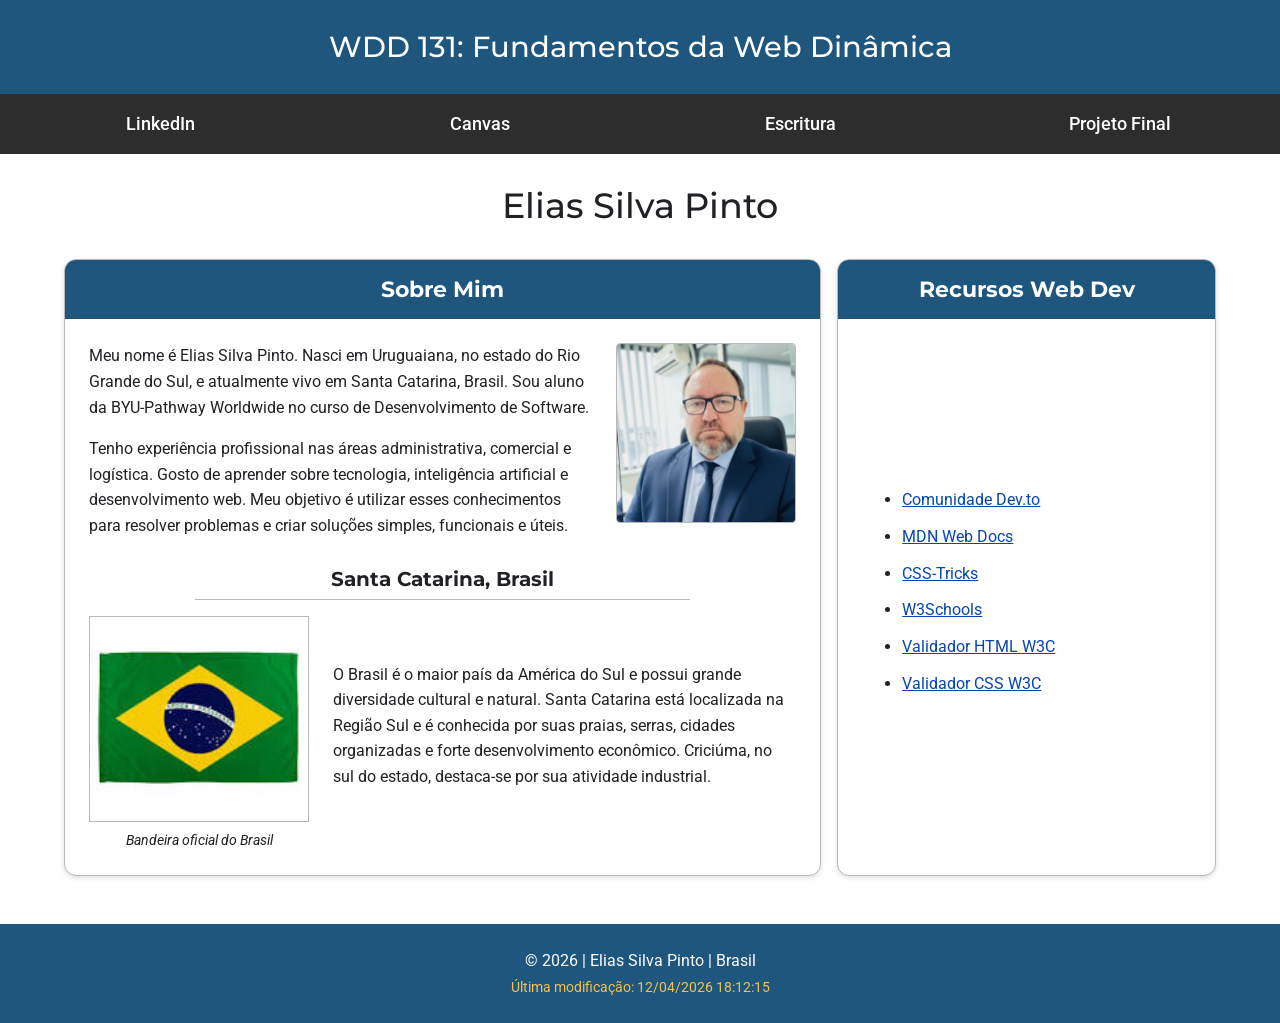
<file: index.html>
<!doctype html>
<html lang="pt-BR">
  <head>
    <meta charset="UTF-8" />
    <meta name="viewport" content="width=device-width, initial-scale=1.0" />

    <meta
      name="description"
      content="WDD 131 – Fundamentos da Web Dinâmica: página de Elias Silva Pinto com apresentação pessoal e recursos de desenvolvimento web."
    />

    <meta name="author" content="Elias Silva Pinto" />

    <title>WDD 131 – Fundamentos da Web Dinâmica - Elias Silva Pinto</title>

    <link rel="preconnect" href="https://fonts.googleapis.com" />
    <link rel="preconnect" href="https://fonts.gstatic.com" crossorigin />

    <link
      href="https://fonts.googleapis.com/css2?family=Montserrat:wght@400;600;700&family=Roboto:wght@400;500;700&display=swap"
      rel="stylesheet"
    />

    <link rel="stylesheet" href="estilos/base.css" />

    <script src="scripts/obterdatas.js" defer></script>
  </head>

  <body>
    <header>
      <span id="course-title"> WDD 131: Fundamentos da Web Dinâmica </span>

      <nav>
        <a
          href="https://www.linkedin.com/in/epquiexecutivo"
          target="_blank"
          rel="noopener noreferrer"
        >
          LinkedIn
        </a>

        <a
          href="https://byupw.instructure.com/"
          target="_blank"
          rel="noopener noreferrer"
        >
          Canvas
        </a>

        <a
          href="https://www.churchofjesuschrist.org/study/scriptures/bofm/mosiah/2?lang=por&id=p17#p17"
          target="_blank"
          rel="noopener noreferrer"
        >
          Escritura
        </a>

        <a href="#">Projeto Final</a>
      </nav>
    </header>

    <main>
      <h1>Elias Silva Pinto</h1>

      <div class="conteudo-principal">
        <section class="card">
          <h2>Sobre Mim</h2>

          <div class="sobre-mim">
            <img
              class="foto-perfil"
              src="imagens/perfil.jpeg"
              alt="Elias Silva Pinto"
              width="200"
              height="250"
            />

            <p>
              Meu nome é Elias Silva Pinto. Nasci em Uruguaiana, no estado do
              Rio Grande do Sul, e atualmente vivo em Santa Catarina, Brasil.
              Sou aluno da BYU-Pathway Worldwide no curso de Desenvolvimento de
              Software.
            </p>

            <p>
              Tenho experiência profissional nas áreas administrativa, comercial
              e logística. Gosto de aprender sobre tecnologia, inteligência
              artificial e desenvolvimento web. Meu objetivo é utilizar esses
              conhecimentos para resolver problemas e criar soluções simples,
              funcionais e úteis.
            </p>

            <h3>Santa Catarina, Brasil</h3>

            <div class="informacoes-local">
              <figure>
                <img
                  src="imagens/brasil.jpeg"
                  alt="Bandeira oficial do Brasil"
                  width="250"
                  height="175"
                />
                <figcaption>Bandeira oficial do Brasil</figcaption>
              </figure>

              <p>
                O Brasil é o maior país da América do Sul e possui grande
                diversidade cultural e natural. Santa Catarina está localizada
                na Região Sul e é conhecida por suas praias, serras, cidades
                organizadas e forte desenvolvimento econômico. Criciúma, no sul
                do estado, destaca-se por sua atividade industrial.
              </p>
            </div>
          </div>
        </section>

        <section class="card recursos">
          <h2>Recursos Web Dev</h2>

          <ul>
            <li>
              <a
                href="https://dev.to/"
                target="_blank"
                rel="noopener noreferrer"
              >
                Comunidade Dev.to
              </a>
            </li>

            <li>
              <a
                href="https://developer.mozilla.org/pt-BR/"
                target="_blank"
                rel="noopener noreferrer"
              >
                MDN Web Docs
              </a>
            </li>

            <li>
              <a
                href="https://css-tricks.com/"
                target="_blank"
                rel="noopener noreferrer"
              >
                CSS-Tricks
              </a>
            </li>

            <li>
              <a
                href="https://www.w3schools.com/"
                target="_blank"
                rel="noopener noreferrer"
              >
                W3Schools
              </a>
            </li>

            <li>
              <a
                href="https://validator.w3.org/"
                target="_blank"
                rel="noopener noreferrer"
              >
                Validador HTML W3C
              </a>
            </li>

            <li>
              <a
                href="https://jigsaw.w3.org/css-validator/"
                target="_blank"
                rel="noopener noreferrer"
              >
                Validador CSS W3C
              </a>
            </li>
          </ul>
        </section>
      </div>
    </main>

    <footer>
      <p>&copy; <span id="anoatual"></span> | Elias Silva Pinto | Brasil</p>

      <p id="ultimaModificacao"></p>
    </footer>
  </body>
</html>
</file>
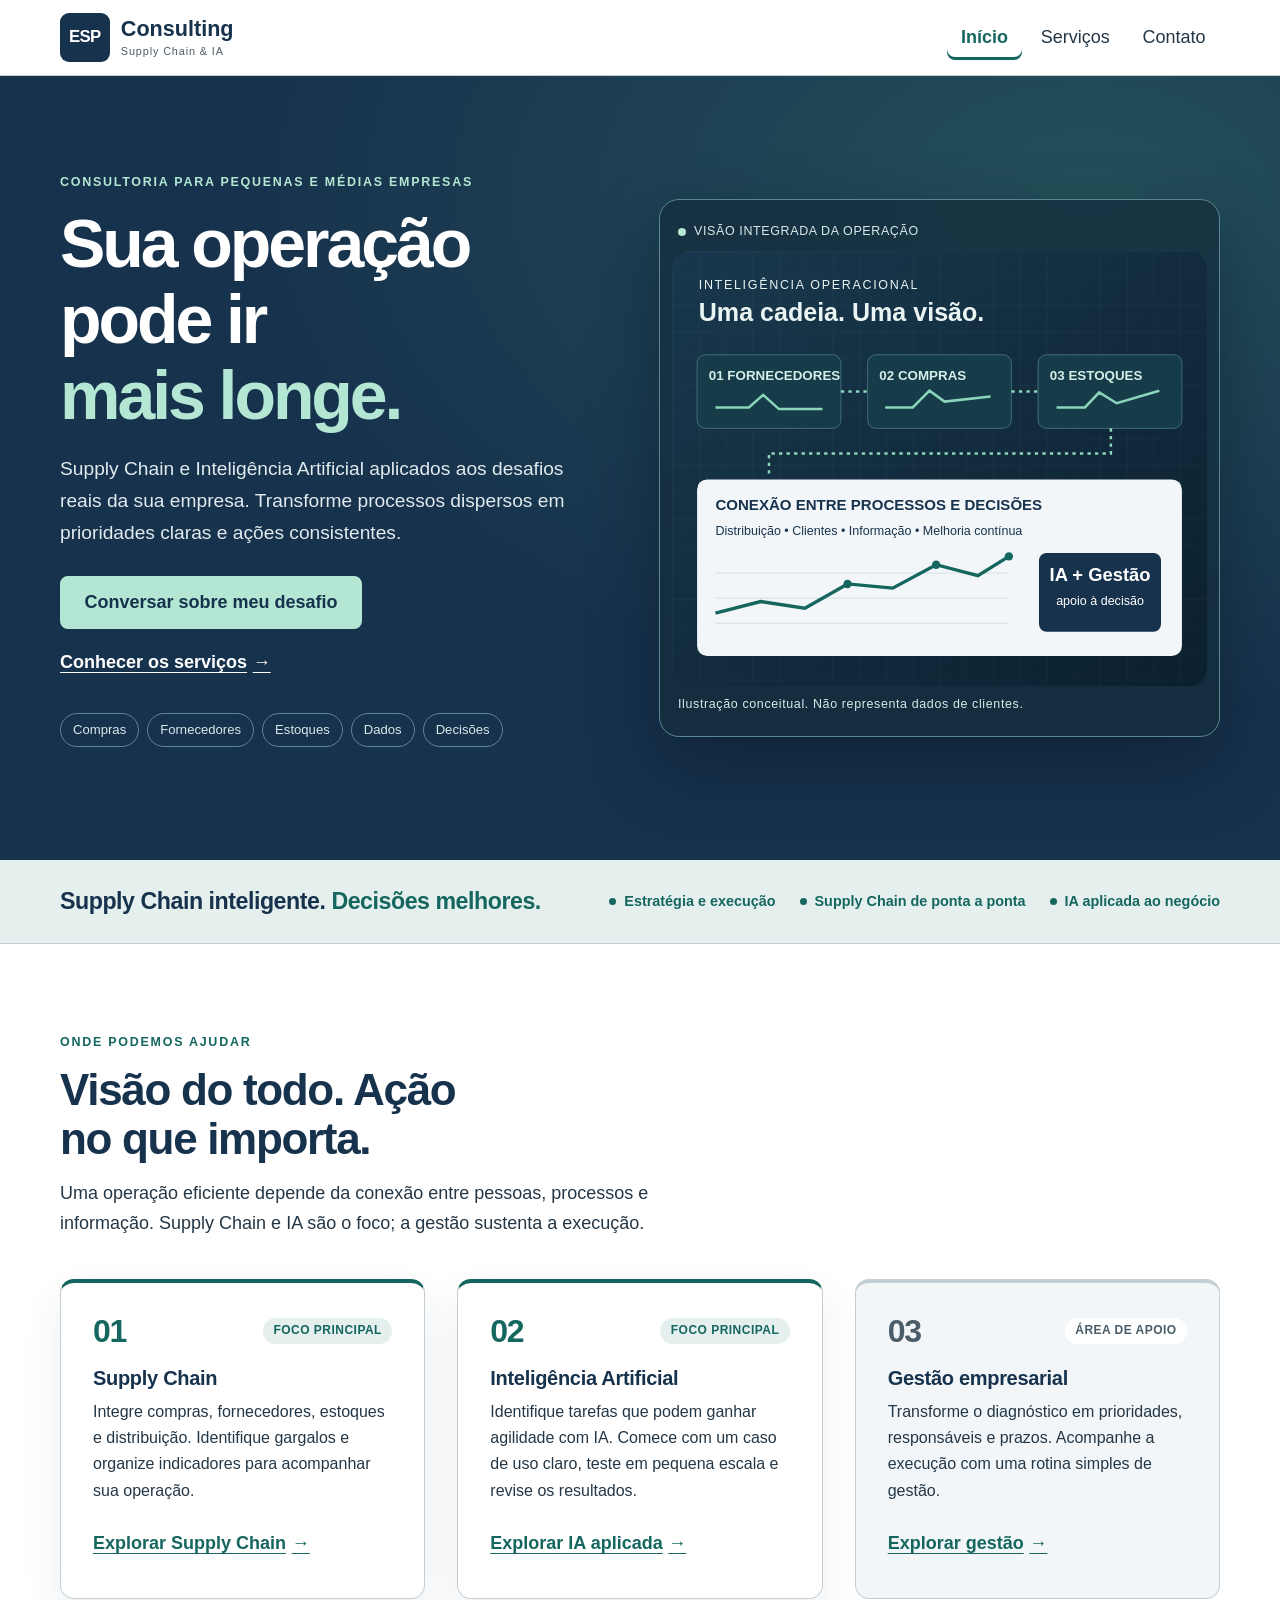
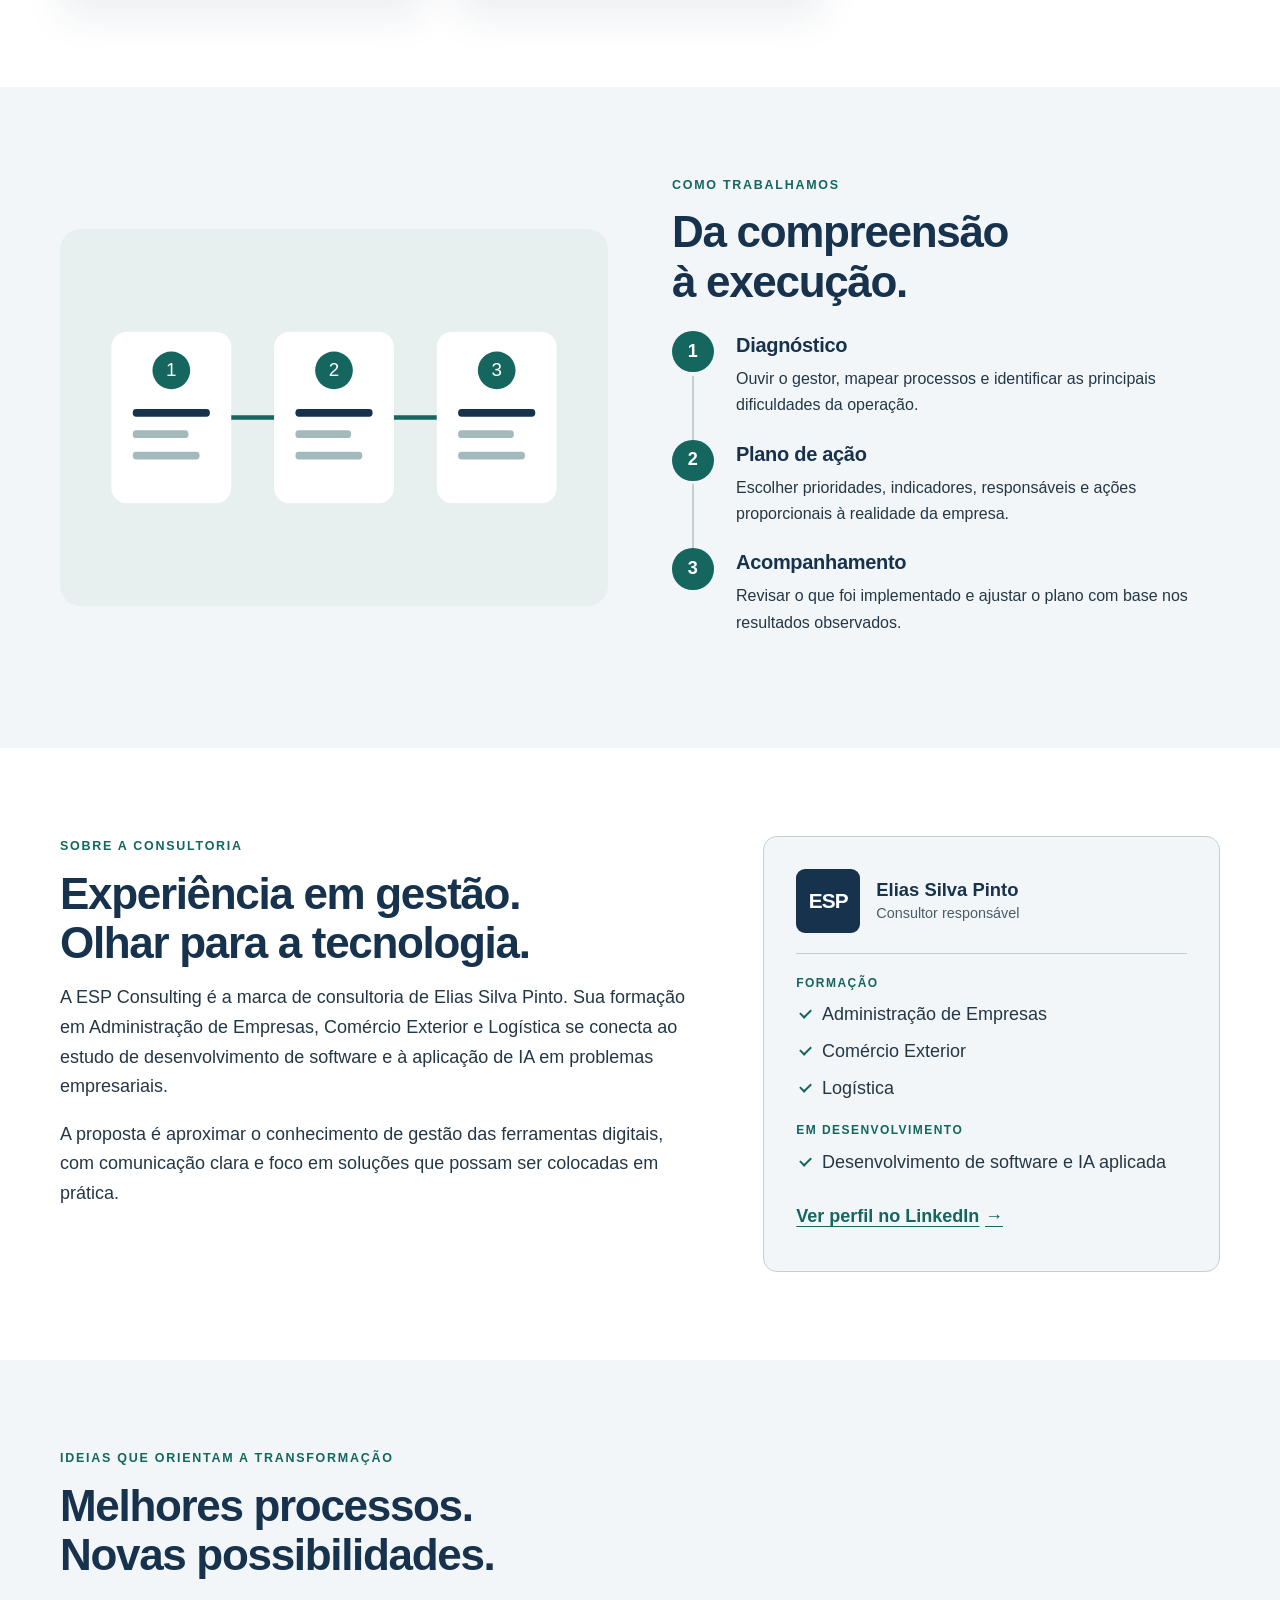
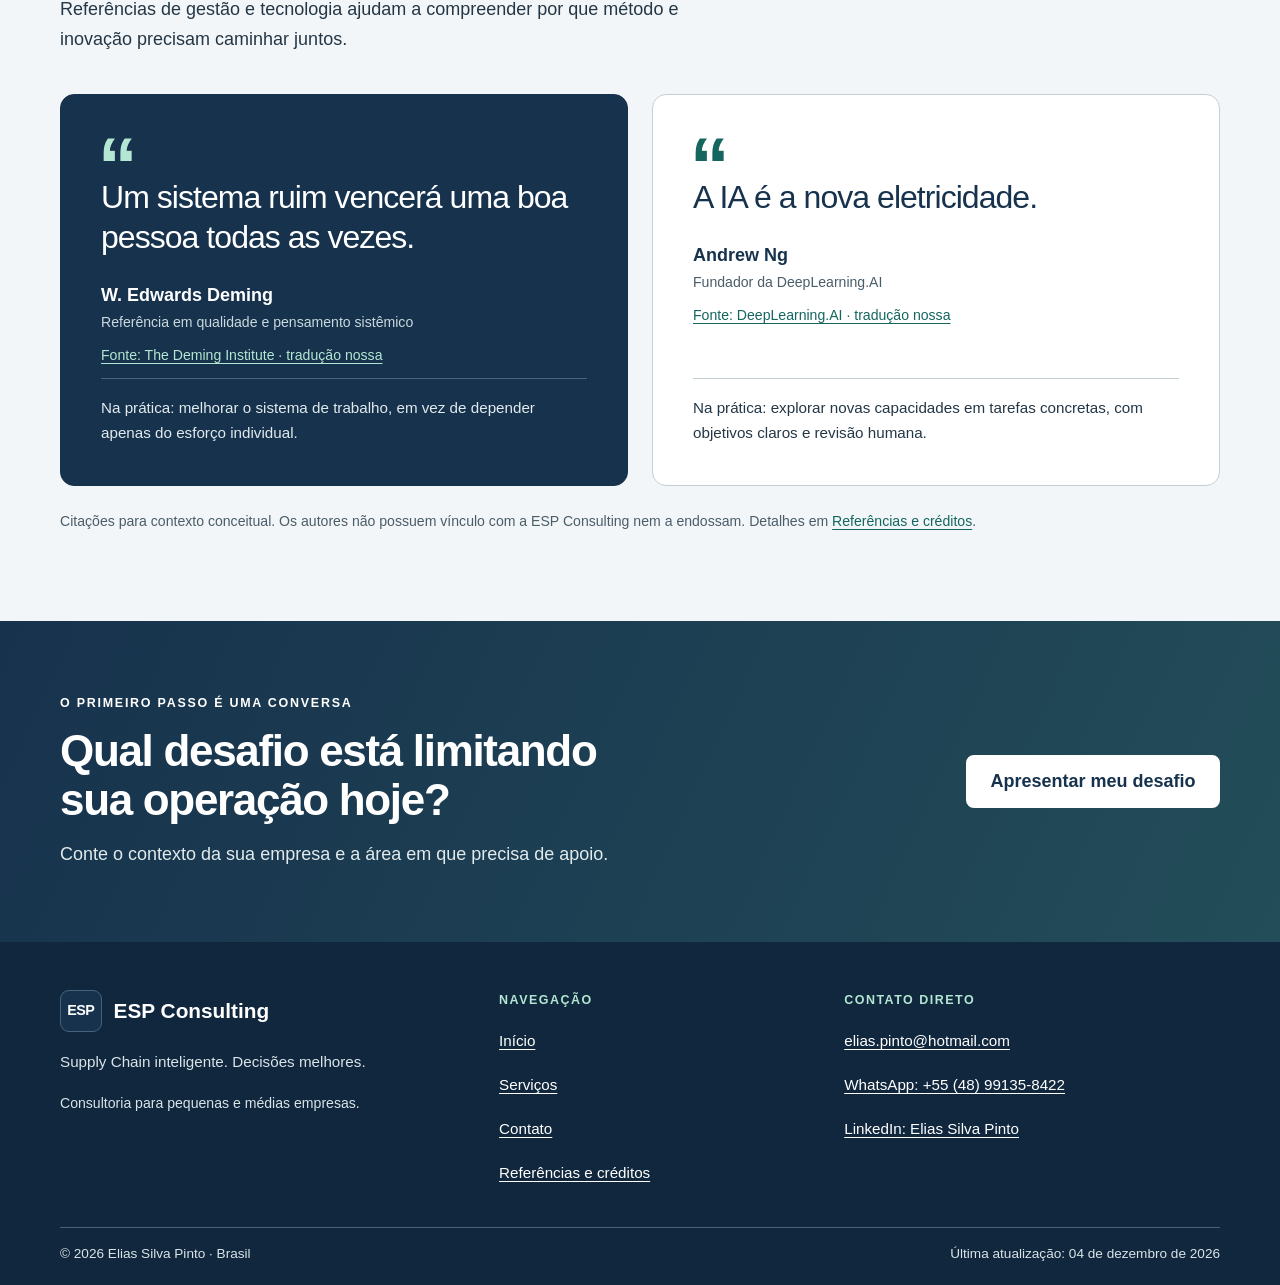
<file: projeto/index.html>
<!DOCTYPE html>
<html lang="pt-BR">
<head>
  <meta charset="UTF-8">
  <meta name="viewport" content="width=device-width, initial-scale=1.0">
  <meta name="description" content="Consultoria para pequenas e médias empresas integrarem a cadeia de suprimentos e aplicarem IA com clareza.">
  <meta name="author" content="Elias Silva Pinto">
  <meta name="theme-color" content="#17324d">
  <title>Supply Chain e Inteligência Artificial | ESP Consulting</title>
  <link rel="icon" href="imagens/favicon.svg" type="image/svg+xml">
  <link rel="stylesheet" href="estilos/projeto.css">
  <script src="scripts/projeto.js" defer></script>
</head>
<body>
  <a class="skip" href="#conteudo">Pular para o conteúdo</a>
  <header class="site-header">
    <div class="container header-row">
      <a class="brand" href="index.html" aria-label="ESP Consulting — página inicial">
        <span class="monogram" aria-hidden="true">ESP</span>
        <span class="brand-text">Consulting<small>Supply Chain &amp; IA</small></span>
      </a>
      <button class="menu-toggle" type="button" aria-controls="navegacao" aria-expanded="false" hidden>
        <span class="menu-icon" aria-hidden="true"></span><span class="menu-label">Menu</span>
      </button>
      <nav id="navegacao" aria-label="Navegação principal">
        <a href="index.html" aria-current="page">Início</a><a href="servicos.html">Serviços</a><a href="contato.html">Contato</a>
      </nav>
    </div>
  </header>
  <main id="conteudo">
    <section class="hero" aria-labelledby="hero-titulo">
      <div class="container hero-grid">
        <div class="hero-copy">
          <p class="eyebrow">Consultoria para pequenas e médias empresas</p>
          <h1 id="hero-titulo">Sua operação pode ir <span>mais longe.</span></h1>
          <p class="lead">Supply Chain e Inteligência Artificial aplicados aos desafios reais da sua empresa. Transforme processos dispersos em prioridades claras e ações consistentes.</p>
          <div class="actions">
            <a class="button" href="contato.html">Conversar sobre meu desafio</a>
            <a class="text-link" href="servicos.html">Conhecer os serviços <span aria-hidden="true">→</span></a>
          </div>
          <ul class="hero-tags" aria-label="Temas de atuação">
            <li>Compras</li><li>Fornecedores</li><li>Estoques</li><li>Dados</li><li>Decisões</li>
          </ul>
        </div>
        <figure class="hero-visual">
          <p class="visual-caption"><span class="status-dot" aria-hidden="true"></span>Visão integrada da operação</p>
          <img class="hero-art" src="imagens/operacao.svg" width="640" height="520" fetchpriority="high" alt="Painel conceitual de uma cadeia de suprimentos conectando fornecedores, compras, estoques, distribuição e clientes.">
          <figcaption>Ilustração conceitual. Não representa dados de clientes.</figcaption>
        </figure>
      </div>
    </section>

    <div class="statement">
      <div class="container statement-row">
        <p class="statement-text">Supply Chain inteligente. <span>Decisões melhores.</span></p>
        <ul class="statement-list">
          <li>Estratégia e execução</li>
          <li>Supply Chain de ponta a ponta</li>
          <li>IA aplicada ao negócio</li>
        </ul>
      </div>
    </div>

    <section class="section" aria-labelledby="areas-titulo">
      <div class="container">
        <div class="section-heading">
          <p class="eyebrow">Onde podemos ajudar</p>
          <h2 id="areas-titulo">Visão do todo. Ação no que importa.</h2>
          <p>Uma operação eficiente depende da conexão entre pessoas, processos e informação. Supply Chain e IA são o foco; a gestão sustenta a execução.</p>
        </div>
        <div class="area-grid">
          <article class="area-card">
            <p class="area-meta"><span class="area-number">01</span><span class="area-tag">Foco principal</span></p>
            <h3>Supply Chain</h3>
            <p>Integre compras, fornecedores, estoques e distribuição. Identifique gargalos e organize indicadores para acompanhar sua operação.</p>
            <a href="servicos.html?area=supply-chain">Explorar Supply Chain <span aria-hidden="true">→</span></a>
          </article>
          <article class="area-card">
            <p class="area-meta"><span class="area-number">02</span><span class="area-tag">Foco principal</span></p>
            <h3>Inteligência Artificial</h3>
            <p>Identifique tarefas que podem ganhar agilidade com IA. Comece com um caso de uso claro, teste em pequena escala e revise os resultados.</p>
            <a href="servicos.html?area=ia">Explorar IA aplicada <span aria-hidden="true">→</span></a>
          </article>
          <article class="area-card support">
            <p class="area-meta"><span class="area-number">03</span><span class="area-tag">Área de apoio</span></p>
            <h3>Gestão empresarial</h3>
            <p>Transforme o diagnóstico em prioridades, responsáveis e prazos. Acompanhe a execução com uma rotina simples de gestão.</p>
            <a href="servicos.html?area=gestao">Explorar gestão <span aria-hidden="true">→</span></a>
          </article>
        </div>
      </div>
    </section>

    <section class="section tinted" aria-labelledby="metodo-titulo">
      <div class="container split">
        <img class="framed" src="imagens/metodo.svg" width="640" height="440" loading="lazy" decoding="async" alt="Ilustração de três etapas do método: diagnóstico, plano de ação e acompanhamento.">
        <div>
          <p class="eyebrow">Como trabalhamos</p>
          <h2 id="metodo-titulo">Da compreensão à execução.</h2>
          <ol class="steps">
            <li><h3>Diagnóstico</h3><p>Ouvir o gestor, mapear processos e identificar as principais dificuldades da operação.</p></li>
            <li><h3>Plano de ação</h3><p>Escolher prioridades, indicadores, responsáveis e ações proporcionais à realidade da empresa.</p></li>
            <li><h3>Acompanhamento</h3><p>Revisar o que foi implementado e ajustar o plano com base nos resultados observados.</p></li>
          </ol>
        </div>
      </div>
    </section>

    <section class="section" aria-labelledby="sobre-titulo">
      <div class="container about-grid">
        <div>
          <p class="eyebrow">Sobre a consultoria</p>
          <h2 id="sobre-titulo">Experiência em gestão. Olhar para a tecnologia.</h2>
          <p>A ESP Consulting é a marca de consultoria de Elias Silva Pinto. Sua formação em Administração de Empresas, Comércio Exterior e Logística se conecta ao estudo de desenvolvimento de software e à aplicação de IA em problemas empresariais.</p>
          <p>A proposta é aproximar o conhecimento de gestão das ferramentas digitais, com comunicação clara e foco em soluções que possam ser colocadas em prática.</p>
        </div>
        <aside class="profile-card" aria-label="Consultor responsável">
          <div class="profile-head">
            <span class="monogram large" aria-hidden="true">ESP</span>
            <p><strong>Elias Silva Pinto</strong><span>Consultor responsável</span></p>
          </div>
          <p class="profile-label">Formação</p>
          <ul class="profile-list">
            <li>Administração de Empresas</li>
            <li>Comércio Exterior</li>
            <li>Logística</li>
          </ul>
          <p class="profile-label">Em desenvolvimento</p>
          <ul class="profile-list">
            <li>Desenvolvimento de software e IA aplicada</li>
          </ul>
          <a class="text-link" href="https://www.linkedin.com/in/epinto-executivo/">Ver perfil no LinkedIn <span aria-hidden="true">→</span></a>
        </aside>
      </div>
    </section>

    <section class="section tinted" aria-labelledby="ideias-titulo">
      <div class="container">
        <div class="section-heading">
          <p class="eyebrow">Ideias que orientam a transformação</p>
          <h2 id="ideias-titulo">Melhores processos. Novas possibilidades.</h2>
          <p>Referências de gestão e tecnologia ajudam a compreender por que método e inovação precisam caminhar juntos.</p>
        </div>
        <div class="quote-grid">
          <figure class="quote-card dark">
            <blockquote cite="https://deming.org/quotes/a-bad-system-will-beat-a-good-person-every-time-3/">
              <p>Um sistema ruim vencerá uma boa pessoa todas as vezes.</p>
            </blockquote>
            <figcaption>
              <strong>W. Edwards Deming</strong>
              <span>Referência em qualidade e pensamento sistêmico</span>
              <a href="https://deming.org/quotes/a-bad-system-will-beat-a-good-person-every-time-3/">Fonte: The Deming Institute · tradução nossa</a>
              <p class="quote-context">Na prática: melhorar o sistema de trabalho, em vez de depender apenas do esforço individual.</p>
            </figcaption>
          </figure>
          <figure class="quote-card">
            <blockquote cite="https://www.deeplearning.ai/">
              <p>A IA é a nova eletricidade.</p>
            </blockquote>
            <figcaption>
              <strong>Andrew Ng</strong>
              <span>Fundador da DeepLearning.AI</span>
              <a href="https://www.deeplearning.ai/">Fonte: DeepLearning.AI · tradução nossa</a>
              <p class="quote-context">Na prática: explorar novas capacidades em tarefas concretas, com objetivos claros e revisão humana.</p>
            </figcaption>
          </figure>
        </div>
        <p class="source-note">Citações para contexto conceitual. Os autores não possuem vínculo com a ESP Consulting nem a endossam. Detalhes em <a href="referencias.html">Referências e créditos</a>.</p>
      </div>
    </section>

    <section class="cta" aria-labelledby="cta-titulo">
      <div class="container cta-grid">
        <div>
          <p class="eyebrow">O primeiro passo é uma conversa</p>
          <h2 id="cta-titulo">Qual desafio está limitando sua operação hoje?</h2>
          <p>Conte o contexto da sua empresa e a área em que precisa de apoio.</p>
        </div>
        <a class="button" href="contato.html">Apresentar meu desafio</a>
      </div>
    </section>
  </main>
  <footer class="site-footer">
    <div class="container footer-grid">
      <div class="footer-about">
        <p class="footer-brand"><span class="monogram" aria-hidden="true">ESP</span>ESP Consulting</p>
        <p>Supply Chain inteligente. Decisões melhores.</p>
        <p class="footer-small">Consultoria para pequenas e médias empresas.</p>
      </div>
      <nav aria-label="Links do rodapé">
        <p class="footer-title">Navegação</p>
        <ul class="footer-list">
          <li><a href="index.html">Início</a></li>
          <li><a href="servicos.html">Serviços</a></li>
          <li><a href="contato.html">Contato</a></li>
          <li><a href="referencias.html">Referências e créditos</a></li>
        </ul>
      </nav>
      <div>
        <p class="footer-title">Contato direto</p>
        <ul class="footer-list">
          <li><a href="mailto:elias.pinto@hotmail.com">elias.pinto@hotmail.com</a></li>
          <li><a href="https://wa.me/5548991358422">WhatsApp: +55 (48) 99135-8422</a></li>
          <li><a href="https://www.linkedin.com/in/epinto-executivo/">LinkedIn: Elias Silva Pinto</a></li>
        </ul>
      </div>
    </div>
    <div class="container footer-base">
      <p>© <span id="ano">2026</span> Elias Silva Pinto · Brasil</p>
      <p id="ultima-atualizacao"></p>
    </div>
  </footer>
</body>
</html>
</file>
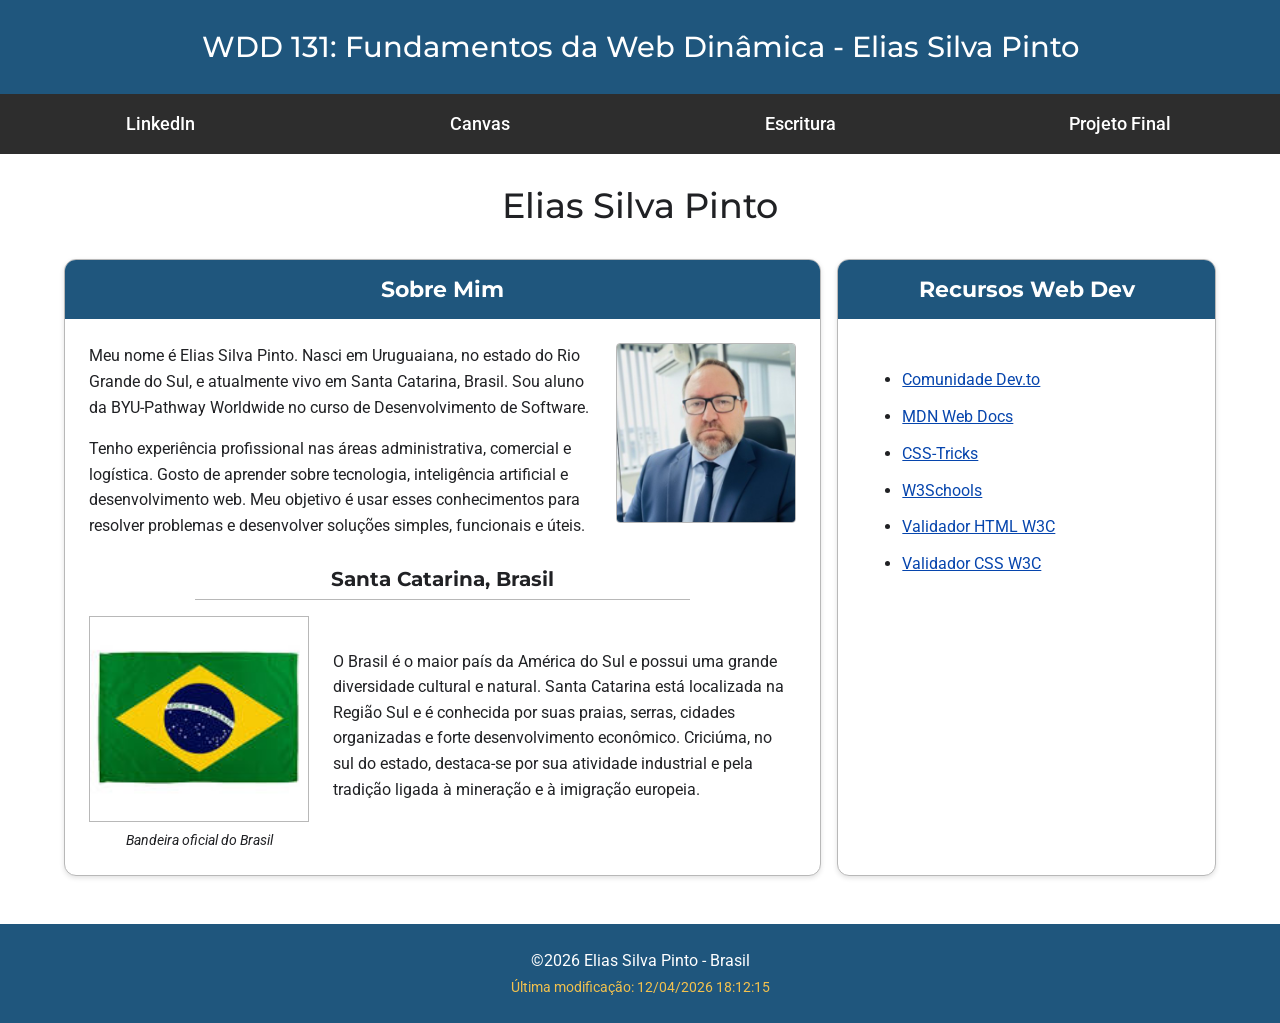
<file: semana01/index.html>
<!doctype html>
<html lang="pt-BR">
  <head>
    <meta charset="UTF-8" />
    <meta name="viewport" content="width=device-width, initial-scale=1.0" />

    <meta
      name="description"
      content="WDD 131 – Fundamentos da Web Dinâmica, página inicial de Elias Silva Pinto com informações pessoais, acadêmicas, profissionais e recursos de desenvolvimento web."
    />

    <meta name="author" content="Elias Silva Pinto" />

    <title>WDD 131 – Fundamentos da Web Dinâmica - Elias Silva Pinto</title>

    <link rel="preconnect" href="https://fonts.googleapis.com" />
    <link rel="preconnect" href="https://fonts.gstatic.com" crossorigin />

    <link
      href="https://fonts.googleapis.com/css2?family=Montserrat:wght@400;600;700&family=Roboto:wght@400;500;700&display=swap"
      rel="stylesheet"
    />

    <link rel="stylesheet" href="estilos/base.css" />

    <script src="scripts/obterdatas.js" defer></script>
  </head>

  <body>
    <header>
      <h1>
        <span>WDD 131: Fundamentos da Web Dinâmica - Elias Silva Pinto</span>
      </h1>

      <nav>
        <a
          href="https://www.linkedin.com/in/epinto-executivo"
          target="_blank"
          rel="noopener noreferrer"
        >
          LinkedIn
        </a>

        <a
          href="https://byupw.instructure.com/"
          target="_blank"
          rel="noopener noreferrer"
        >
          Canvas
        </a>

        <a
          href="https://www.churchofjesuschrist.org/study/scriptures/bofm/mosiah/2?lang=por&id=p17#p17"
          target="_blank"
          rel="noopener noreferrer"
        >
          Escritura
        </a>

        <a href="#"> Projeto Final </a>
      </nav>
    </header>

    <main>
      <h1>Elias Silva Pinto</h1>

      <div class="conteudo-principal">
        <section class="card">
          <h2>Sobre Mim</h2>

          <div class="sobre-mim">
            <img
              class="foto-perfil"
              src="imagens/perfil.jpeg"
              alt="Elias Silva Pinto"
              width="200"
              height="250"
            />

            <p>
              Meu nome é Elias Silva Pinto. Nasci em Uruguaiana, no estado do
              Rio Grande do Sul, e atualmente vivo em Santa Catarina, Brasil.
              Sou aluno da BYU-Pathway Worldwide no curso de Desenvolvimento de
              Software.
            </p>

            <p>
              Tenho experiência profissional nas áreas administrativa, comercial
              e logística. Gosto de aprender sobre tecnologia, inteligência
              artificial e desenvolvimento web. Meu objetivo é usar esses
              conhecimentos para resolver problemas e desenvolver soluções
              simples, funcionais e úteis.
            </p>

            <h3>Santa Catarina, Brasil</h3>

            <div class="informacoes-local">
              <figure>
                <img
                  src="imagens/brasil.jpeg"
                  alt="Bandeira oficial do Brasil"
                  width="250"
                  height="175"
                />
                <figcaption>Bandeira oficial do Brasil</figcaption>
              </figure>

              <p>
                O Brasil é o maior país da América do Sul e possui uma grande
                diversidade cultural e natural. Santa Catarina está localizada
                na Região Sul e é conhecida por suas praias, serras, cidades
                organizadas e forte desenvolvimento econômico. Criciúma, no sul
                do estado, destaca-se por sua atividade industrial e pela
                tradição ligada à mineração e à imigração europeia.
              </p>
            </div>
          </div>
        </section>

        <section class="card recursos">
          <h2>Recursos Web Dev</h2>

          <ul>
            <li>
              <a
                href="https://dev.to/"
                target="_blank"
                rel="noopener noreferrer"
              >
                Comunidade Dev.to
              </a>
            </li>

            <li>
              <a
                href="https://developer.mozilla.org/pt-BR/"
                target="_blank"
                rel="noopener noreferrer"
              >
                MDN Web Docs
              </a>
            </li>

            <li>
              <a
                href="https://css-tricks.com/"
                target="_blank"
                rel="noopener noreferrer"
              >
                CSS-Tricks
              </a>
            </li>

            <li>
              <a
                href="https://www.w3schools.com/"
                target="_blank"
                rel="noopener noreferrer"
              >
                W3Schools
              </a>
            </li>

            <li>
              <a
                href="https://validator.w3.org/"
                target="_blank"
                rel="noopener noreferrer"
              >
                Validador HTML W3C
              </a>
            </li>

            <li>
              <a
                href="https://jigsaw.w3.org/css-validator/"
                target="_blank"
                rel="noopener noreferrer"
              >
                Validador CSS W3C
              </a>
            </li>
          </ul>
        </section>
      </div>
    </main>

    <footer>
      <p>&copy;<span id="anoatual"></span> Elias Silva Pinto - Brasil</p>

      <p id="ultimaModificacao"></p>
    </footer>
  </body>
</html>
</file>
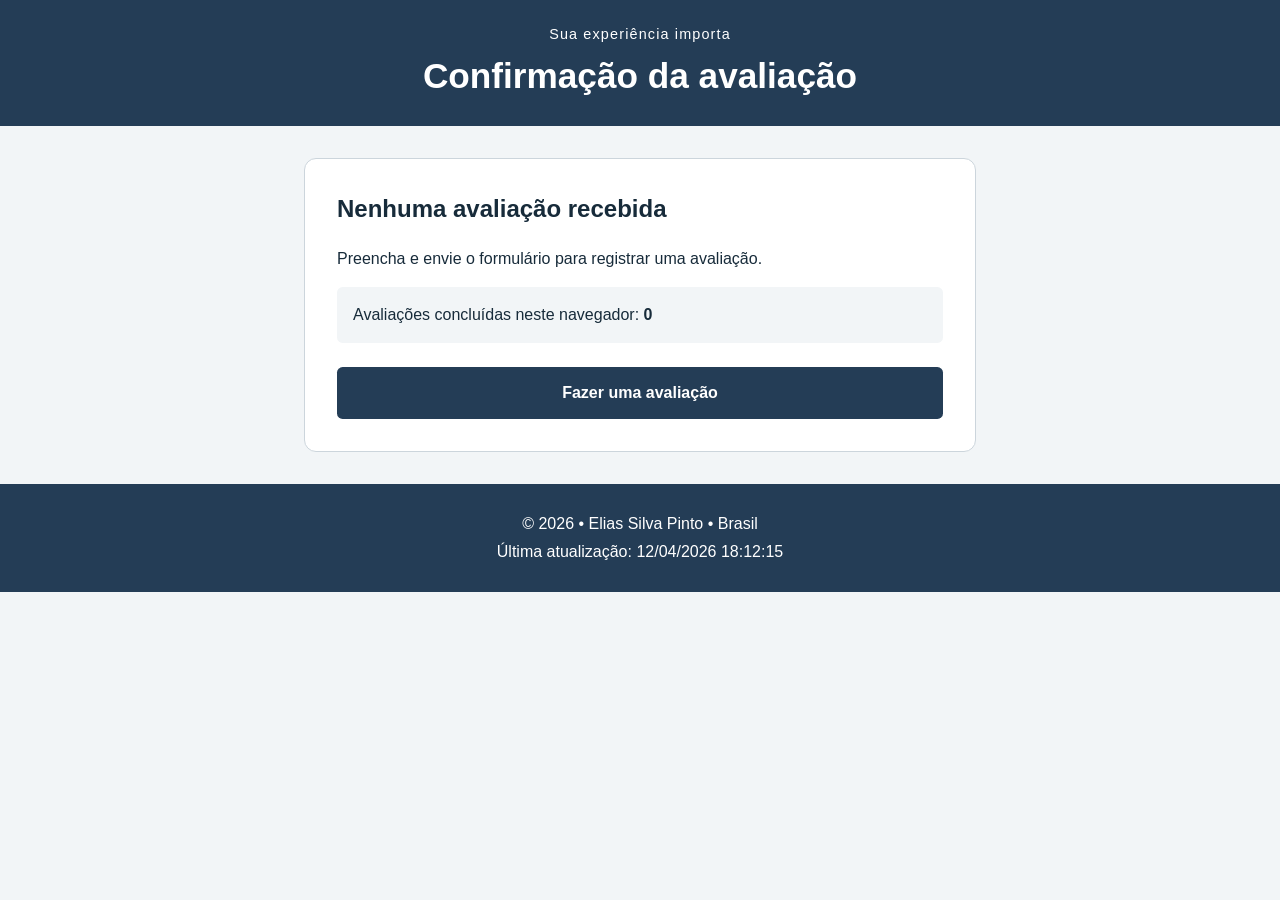
<file: avaliacao.html>
<!DOCTYPE html>
<html lang="pt-BR">
<head>
  <meta charset="UTF-8">
  <meta name="viewport" content="width=device-width, initial-scale=1.0">
  <meta name="author" content="Elias Silva Pinto">
  <meta name="description" content="Confirmação da avaliação de produto e contador de avaliações concluídas.">
  <title>Confirmação da avaliação | Elias Silva Pinto</title>
  <link rel="stylesheet" href="estilos/formulario.css">
  <script src="scripts/formulario.js" defer></script>
</head>
<body>
  <header><p class="eyebrow">Sua experiência importa</p><h1>Confirmação da avaliação</h1></header>
  <main class="confirmation">
    <h2 id="confirmation-title">Verificando avaliação…</h2>
    <p id="confirmation-message" role="status"></p>
    <p id="review-summary"></p>
    <p class="counter">Avaliações concluídas neste navegador: <strong id="review-count">0</strong></p>
    <p id="storage-message" class="hint"></p>
    <a class="button" href="formulario.html">Fazer uma avaliação</a>
    <noscript>Ative o JavaScript para visualizar a confirmação e o contador.</noscript>
  </main>
  <footer>
    <p>© <span id="currentyear"></span> • Elias Silva Pinto • Brasil</p>
    <p id="lastModified"></p>
  </footer>
</body>
</html>
</file>
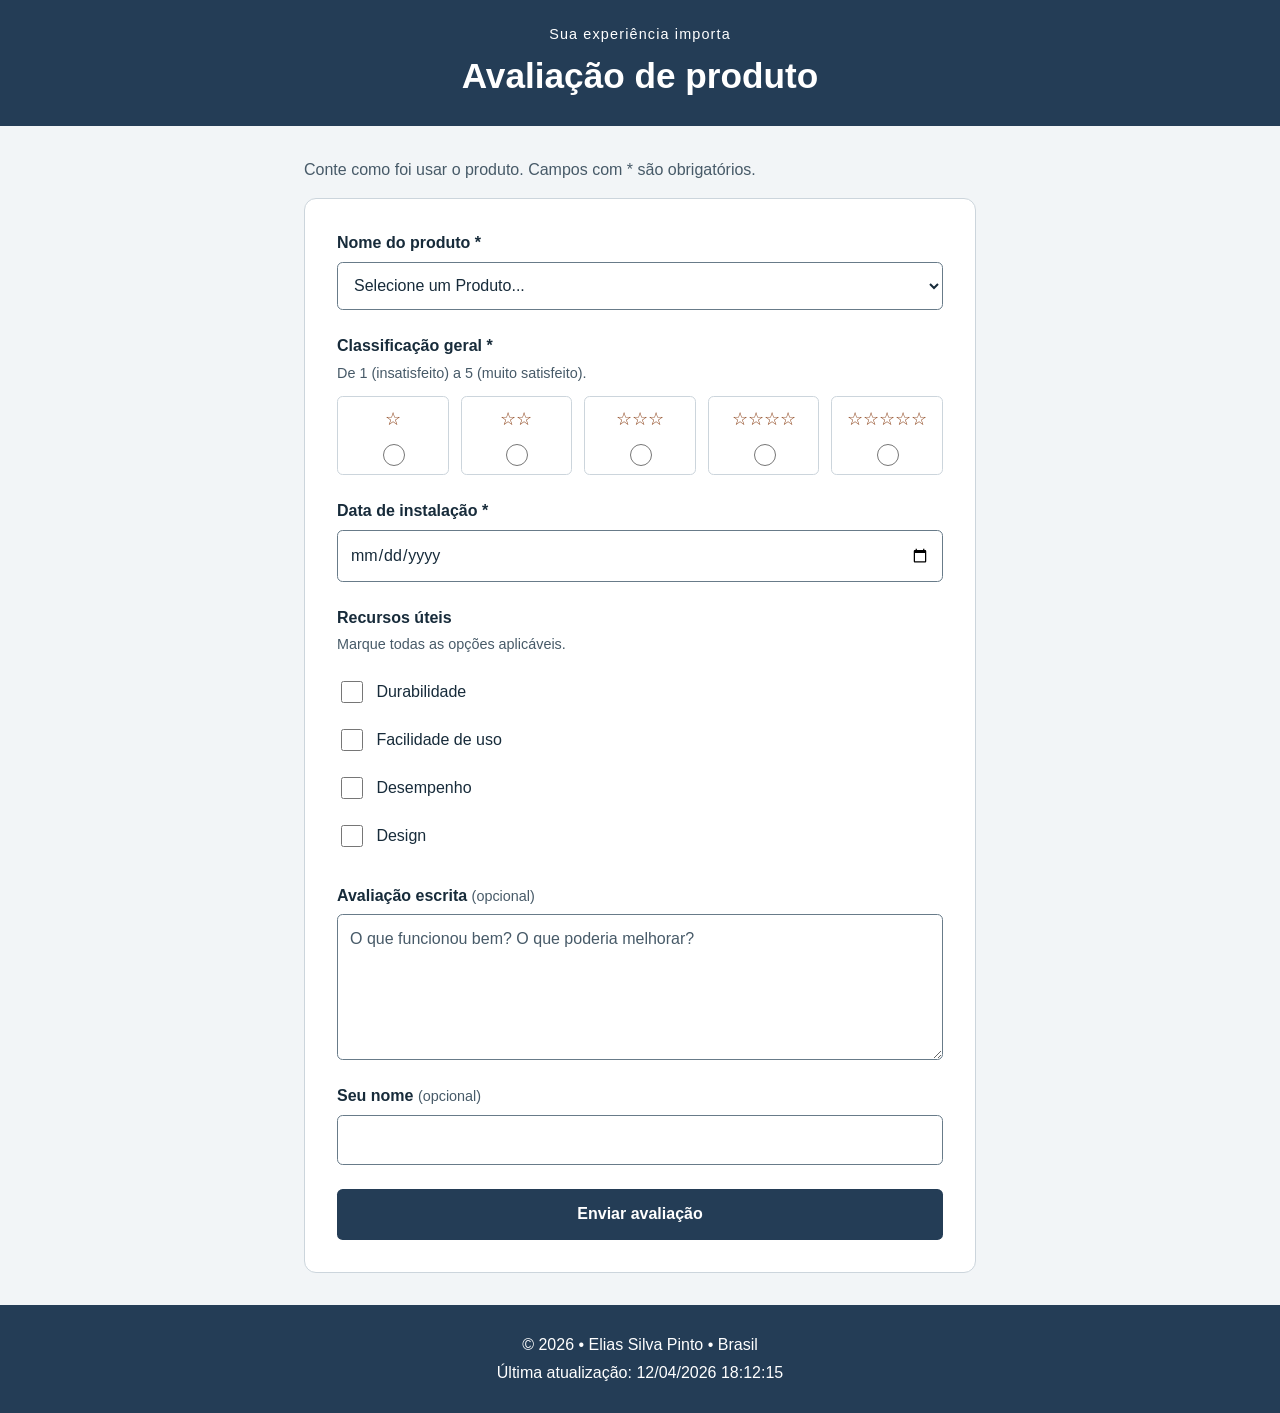
<file: formulario.html>
<!DOCTYPE html>
<html lang="pt-BR">
<head>
  <meta charset="UTF-8">
  <meta name="viewport" content="width=device-width, initial-scale=1.0">
  <meta name="author" content="Elias Silva Pinto">
  <meta name="description" content="Avalie seu produto: classificação, recursos úteis e sua experiência de uso.">
  <title>Avaliação de produto | Elias Silva Pinto</title>
  <link rel="stylesheet" href="estilos/formulario.css">
  <script src="scripts/formulario.js" defer></script>
</head>
<body>
  <header><p class="eyebrow">Sua experiência importa</p><h1>Avaliação de produto</h1></header>
  <main>
    <p class="intro">Conte como foi usar o produto. Campos com * são obrigatórios.</p>
    <form method="get" action="avaliacao.html">
      <label for="produto">Nome do produto <span aria-hidden="true">*</span></label>
      <select id="produto" name="produto" required>
        <option value="" disabled selected>Selecione um Produto...</option>
      </select>
      <fieldset>
        <legend>Classificação geral <span aria-hidden="true">*</span></legend>
        <p class="hint" id="rating-help">De 1 (insatisfeito) a 5 (muito satisfeito).</p>
        <div class="ratings">
          <div class="rating"><label for="nota-1"><span aria-hidden="true">☆</span><span class="sr-only">1 estrela</span></label><input type="radio" id="nota-1" name="classificacao" value="1" aria-describedby="rating-help" required></div>
          <div class="rating"><label for="nota-2"><span aria-hidden="true">☆☆</span><span class="sr-only">2 estrelas</span></label><input type="radio" id="nota-2" name="classificacao" value="2" aria-describedby="rating-help" required></div>
          <div class="rating"><label for="nota-3"><span aria-hidden="true">☆☆☆</span><span class="sr-only">3 estrelas</span></label><input type="radio" id="nota-3" name="classificacao" value="3" aria-describedby="rating-help" required></div>
          <div class="rating"><label for="nota-4"><span aria-hidden="true">☆☆☆☆</span><span class="sr-only">4 estrelas</span></label><input type="radio" id="nota-4" name="classificacao" value="4" aria-describedby="rating-help" required></div>
          <div class="rating"><label for="nota-5"><span aria-hidden="true">☆☆☆☆☆</span><span class="sr-only">5 estrelas</span></label><input type="radio" id="nota-5" name="classificacao" value="5" aria-describedby="rating-help" required></div>
        </div>
      </fieldset>
      <label for="data-instalacao">Data de instalação <span aria-hidden="true">*</span></label>
      <input type="date" id="data-instalacao" name="data-instalacao" required>
      <fieldset>
        <legend>Recursos úteis</legend>
        <p class="hint">Marque todas as opções aplicáveis.</p>
        <label class="check" for="durabilidade"><input type="checkbox" id="durabilidade" name="recursos" value="durabilidade"> Durabilidade</label>
        <label class="check" for="facilidade"><input type="checkbox" id="facilidade" name="recursos" value="facilidade"> Facilidade de uso</label>
        <label class="check" for="desempenho"><input type="checkbox" id="desempenho" name="recursos" value="desempenho"> Desempenho</label>
        <label class="check" for="design"><input type="checkbox" id="design" name="recursos" value="design"> Design</label>
      </fieldset>
      <label for="avaliacao-escrita">Avaliação escrita <span class="optional">(opcional)</span></label>
      <textarea id="avaliacao-escrita" name="avaliacao-escrita" rows="5" placeholder="O que funcionou bem? O que poderia melhorar?"></textarea>
      <label for="usuario">Seu nome <span class="optional">(opcional)</span></label>
      <input type="text" id="usuario" name="usuario" autocomplete="name">
      <input type="submit" value="Enviar avaliação">
    </form>
  </main>
  <footer>
    <p>© <span id="currentyear"></span> • Elias Silva Pinto • Brasil</p>
    <p id="lastModified"></p>
  </footer>
</body>
</html>
</file>
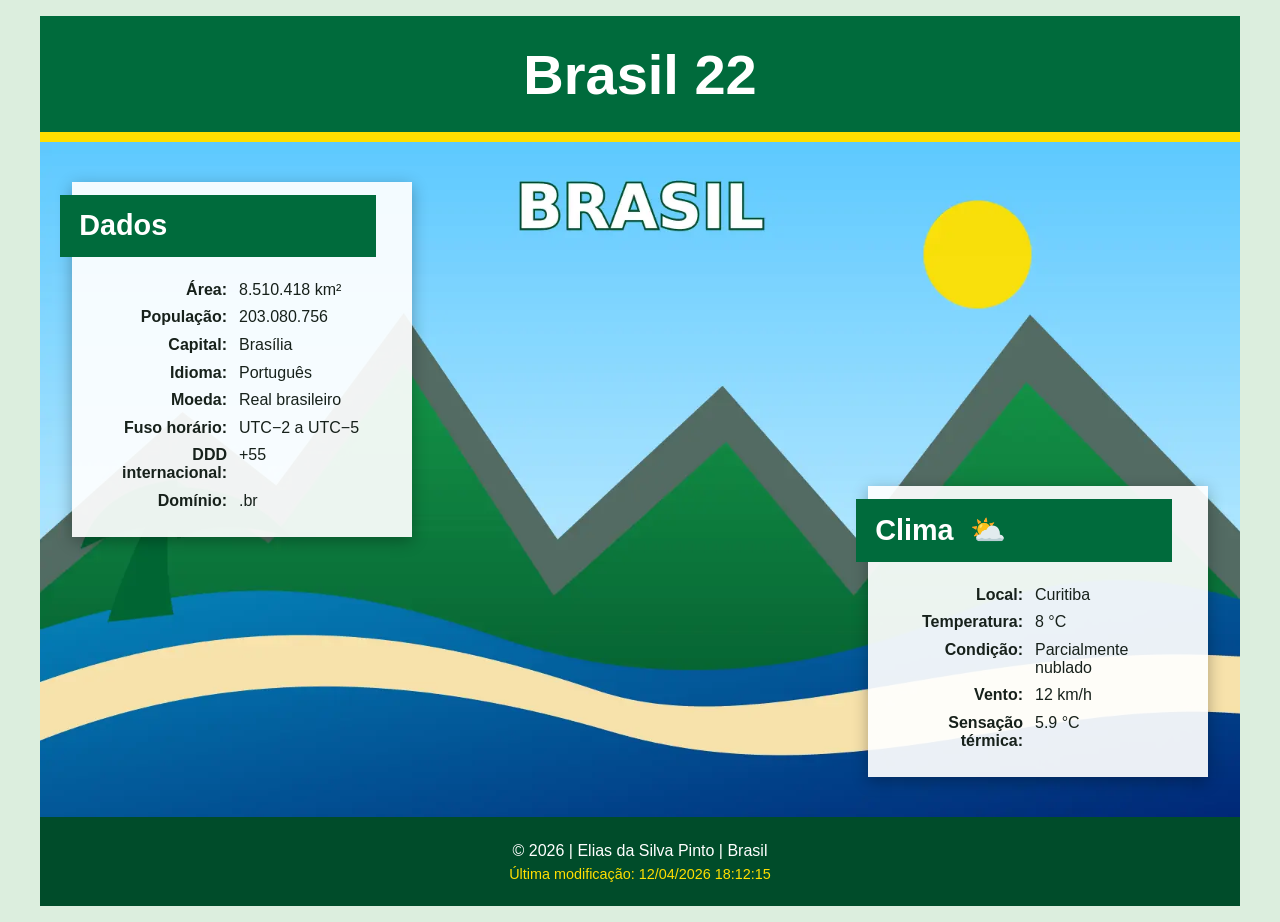
<file: local.html>
<!doctype html>
<html lang="pt-BR">
  <head>
    <meta charset="UTF-8" />
    <meta name="viewport" content="width=device-width, initial-scale=1.0" />

    <meta
      name="description"
      content="Página responsiva com informações gerais e climáticas sobre o Brasil."
    />
    <meta name="author" content="Elias da Silva Pinto" />

    <title>Brasil 22 | Página do País</title>

    <link rel="stylesheet" href="estilos/local.css" />
    <script src="scripts/local.js" defer></script>
  </head>

  <body>
    <header>
      <h1>Brasil 22</h1>
    </header>

    <main>
      <picture class="hero">
        <source media="(min-width: 800px)" srcset="imagens/brasil-large.webp" />

        <img
          src="imagens/brasil-small.webp"
          alt="Paisagem brasileira com montanhas, vegetação tropical e céu ensolarado"
          width="800"
          height="1000"
        />
      </picture>

      <section class="card data" aria-labelledby="data-title">
        <h2 id="data-title">Dados</h2>

        <dl>
          <div>
            <dt>Área:</dt>
            <dd>8.510.418 km²</dd>
          </div>

          <div>
            <dt>População:</dt>
            <dd>203.080.756</dd>
          </div>

          <div>
            <dt>Capital:</dt>
            <dd>Brasília</dd>
          </div>

          <div>
            <dt>Idioma:</dt>
            <dd>Português</dd>
          </div>

          <div>
            <dt>Moeda:</dt>
            <dd>Real brasileiro</dd>
          </div>

          <div>
            <dt>Fuso horário:</dt>
            <dd>UTC−2 a UTC−5</dd>
          </div>

          <div>
            <dt>DDD internacional:</dt>
            <dd>+55</dd>
          </div>

          <div>
            <dt>Domínio:</dt>
            <dd>.br</dd>
          </div>
        </dl>
      </section>

      <section class="card weather" aria-labelledby="weather-title">
        <h2 id="weather-title">Clima</h2>

        <img
          class="weather-icon"
          src="imagens/weather-cloudy.svg"
          alt="Tempo parcialmente nublado"
          width="80"
          height="80"
        />

        <dl>
          <div>
            <dt>Local:</dt>
            <dd>Curitiba</dd>
          </div>

          <div>
            <dt>Temperatura:</dt>
            <dd><span id="temperature">8</span> °C</dd>
          </div>

          <div>
            <dt>Condição:</dt>
            <dd>Parcialmente nublado</dd>
          </div>

          <div>
            <dt>Vento:</dt>
            <dd><span id="wind-speed">12</span> km/h</dd>
          </div>

          <div>
            <dt>Sensação térmica:</dt>
            <dd><span id="wind-chill">N/A</span></dd>
          </div>
        </dl>
      </section>
    </main>

    <footer>
      <p>
        &copy; <span id="current-year"></span>
        | Elias da Silva Pinto | Brasil
      </p>

      <p id="last-modified"></p>
    </footer>
  </body>
</html>
</file>
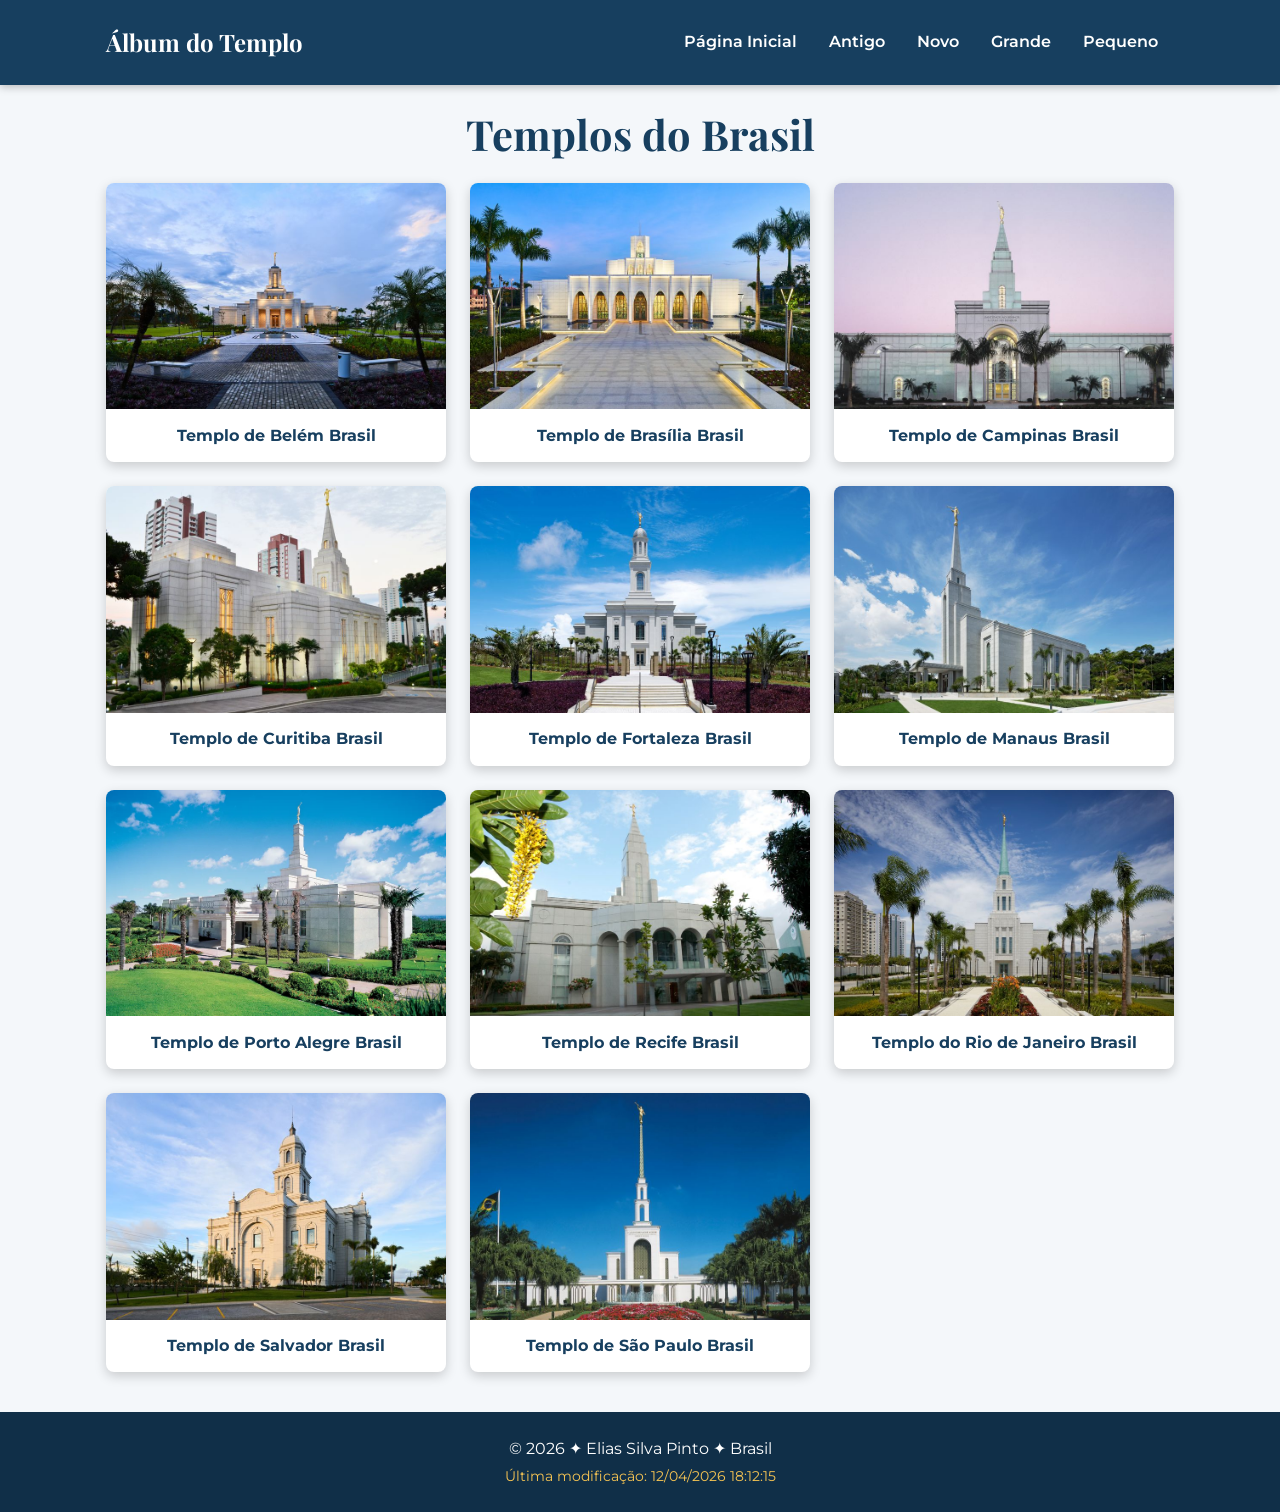
<file: templos.html>
<!doctype html>
<html lang="pt-BR">
  <head>
    <meta charset="UTF-8" />
    <meta name="viewport" content="width=device-width, initial-scale=1.0" />

    <meta
      name="description"
      content="Álbum responsivo com fotografias de templos de A Igreja de Jesus Cristo dos Santos dos Últimos Dias no Brasil."
    />
    <meta name="author" content="Elias Silva Pinto" />

    <title>Álbum de Templos | Elias Silva Pinto</title>

    <link rel="preconnect" href="https://fonts.googleapis.com" />
    <link rel="preconnect" href="https://fonts.gstatic.com" crossorigin />
    <link
      href="https://fonts.googleapis.com/css2?family=Montserrat:wght@400;600;700&family=Playfair+Display:wght@700&display=swap"
      rel="stylesheet"
    />

    <link rel="stylesheet" href="estilos/templos.css" />
    <link rel="stylesheet" href="estilos/templos-grande.css" />

    <script src="scripts/templos.js" defer></script>
  </head>

  <body>
    <header>
      <div class="cabecalho">
        <span class="nome-site">Álbum do Templo</span>

        <button
          id="menu"
          type="button"
          aria-label="Abrir menu de navegação"
          aria-controls="navegacao"
          aria-expanded="false"
        ></button>

        <nav id="navegacao" class="navigation" aria-label="Navegação principal">
          <a href="index.html">Página Inicial</a>
          <a href="antigo.html">Antigo</a>
          <a href="novo.html">Novo</a>
          <a href="grande.html">Grande</a>
          <a href="pequeno.html">Pequeno</a>
        </nav>
      </div>
    </header>

    <main>
      <h1>Templos do Brasil</h1>

      <div class="galeria">
        <figure>
          <img
            src="imagens/templo-belem.jpeg"
            alt="Templo de Belém Brasil"
            width="600"
            height="400"
          />
          <figcaption>Templo de Belém Brasil</figcaption>
        </figure>

        <figure>
          <img
            src="imagens/templo-brasilia.jpeg"
            alt="Templo de Brasília Brasil"
            width="600"
            height="400"
            loading="lazy"
          />
          <figcaption>Templo de Brasília Brasil</figcaption>
        </figure>

        <figure>
          <img
            src="imagens/templo-campinas.jpeg"
            alt="Templo de Campinas Brasil"
            width="600"
            height="400"
            loading="lazy"
          />
          <figcaption>Templo de Campinas Brasil</figcaption>
        </figure>

        <figure>
          <img
            src="imagens/curitiba_brazil_temple.jpeg"
            alt="Templo de Curitiba Brasil"
            width="600"
            height="400"
            loading="lazy"
          />
          <figcaption>Templo de Curitiba Brasil</figcaption>
        </figure>

        <figure>
          <img
            src="imagens/fortaleza_brazil_temple.jpeg"
            alt="Templo de Fortaleza Brasil"
            width="600"
            height="400"
            loading="lazy"
          />
          <figcaption>Templo de Fortaleza Brasil</figcaption>
        </figure>

        <figure>
          <img
            src="imagens/manaus_brazil_temple_lds.jpeg"
            alt="Templo de Manaus Brasil"
            width="600"
            height="400"
            loading="lazy"
          />
          <figcaption>Templo de Manaus Brasil</figcaption>
        </figure>

        <figure>
          <img
            src="imagens/templo-porto-alegre.webp"
            alt="Templo de Porto Alegre Brasil"
            width="600"
            height="400"
            loading="lazy"
          />
          <figcaption>Templo de Porto Alegre Brasil</figcaption>
        </figure>

        <figure>
          <img
            src="imagens/recife_brazil_temple_lds.jpeg"
            alt="Templo de Recife Brasil"
            width="600"
            height="400"
            loading="lazy"
          />
          <figcaption>Templo de Recife Brasil</figcaption>
        </figure>

        <figure>
          <img
            src="imagens/templo-rio-janeiro.jpeg"
            alt="Templo do Rio de Janeiro Brasil"
            width="600"
            height="400"
            loading="lazy"
          />
          <figcaption>Templo do Rio de Janeiro Brasil</figcaption>
        </figure>

        <figure>
          <img
            src="imagens/templo-salvador.jpeg"
            alt="Templo de Salvador Brasil"
            width="600"
            height="400"
            loading="lazy"
          />
          <figcaption>Templo de Salvador Brasil</figcaption>
        </figure>

        <figure>
          <img
            src="imagens/templo-sao-paulo.jpeg"
            alt="Templo de São Paulo Brasil"
            width="600"
            height="400"
            loading="lazy"
          />
          <figcaption>Templo de São Paulo Brasil</figcaption>
        </figure>
      </div>
    </main>

    <footer>
      <p>
        &copy; <span id="currentyear"></span>
        ✦ Elias Silva Pinto ✦ Brasil
      </p>
      <p id="lastModified"></p>
    </footer>
  </body>
</html>
</file>
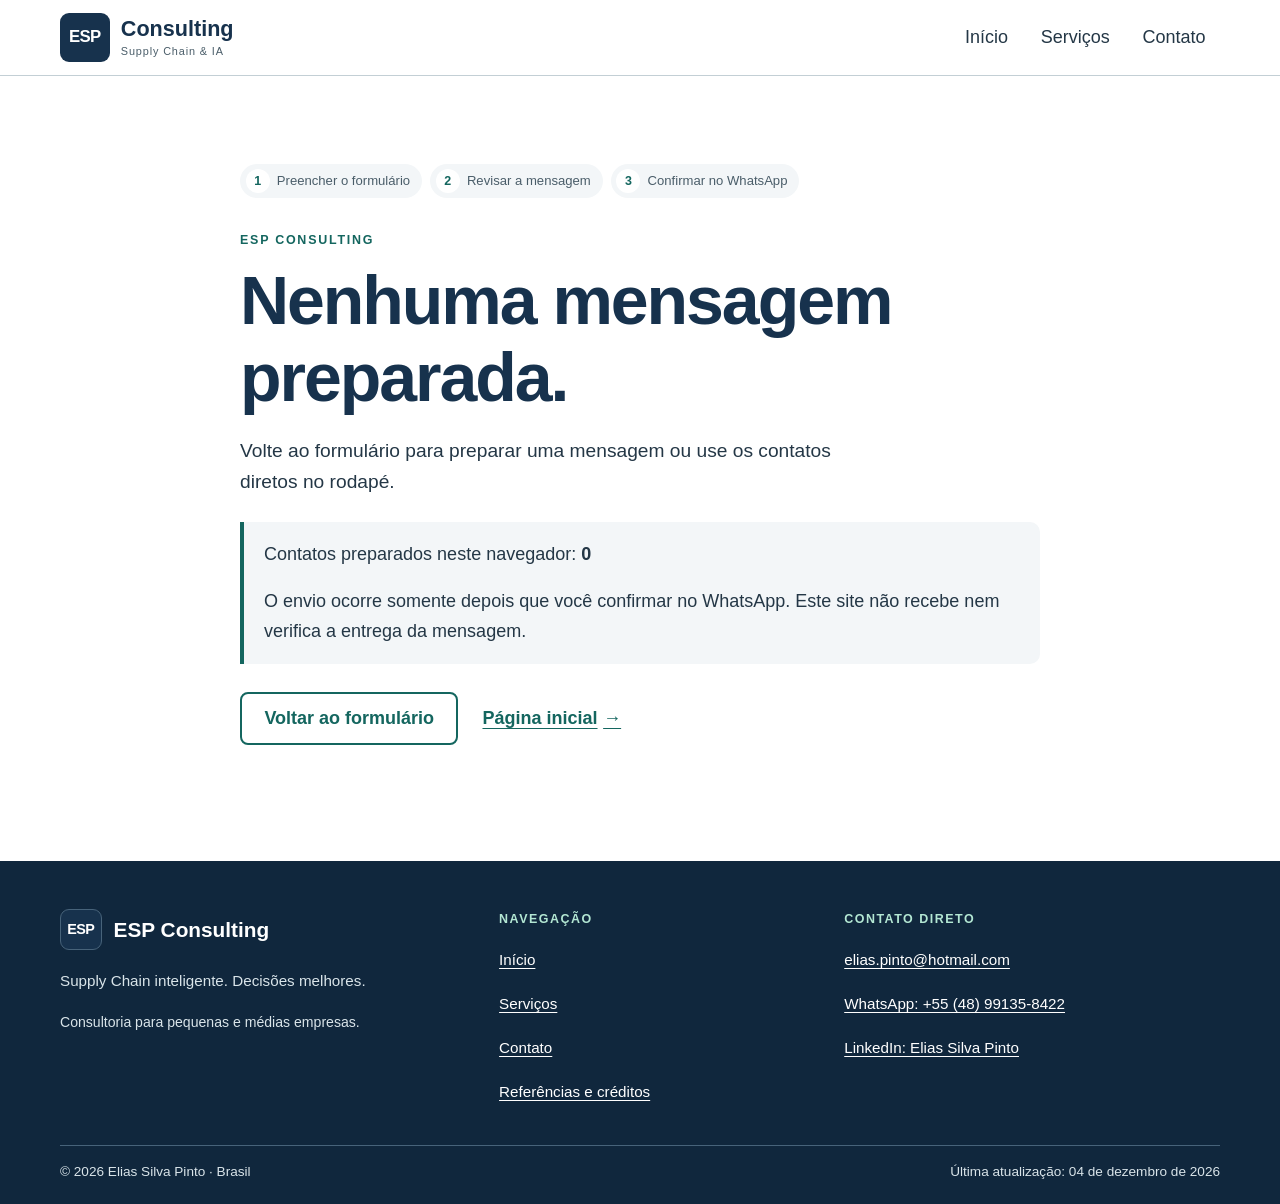
<file: projeto/confirmacao.html>
<!DOCTYPE html>
<html lang="pt-BR">
<head>
  <meta charset="UTF-8">
  <meta name="viewport" content="width=device-width, initial-scale=1.0">
  <meta name="description" content="Revise sua mensagem de contato e confirme o envio para a ESP Consulting pelo WhatsApp.">
  <meta name="author" content="Elias Silva Pinto">
  <meta name="theme-color" content="#17324d">
  <title>Confirmação | ESP Consulting</title>
  <link rel="icon" href="imagens/favicon.svg" type="image/svg+xml">
  <link rel="stylesheet" href="estilos/projeto.css">
  <script src="scripts/projeto.js" defer></script>
</head>
<body>
  <a class="skip" href="#conteudo">Pular para o conteúdo</a>
  <header class="site-header">
    <div class="container header-row">
      <a class="brand" href="index.html" aria-label="ESP Consulting — página inicial">
        <span class="monogram" aria-hidden="true">ESP</span>
        <span class="brand-text">Consulting<small>Supply Chain &amp; IA</small></span>
      </a>
      <button class="menu-toggle" type="button" aria-controls="navegacao" aria-expanded="false" hidden>
        <span class="menu-icon" aria-hidden="true"></span><span class="menu-label">Menu</span>
      </button>
      <nav id="navegacao" aria-label="Navegação principal">
        <a href="index.html">Início</a><a href="servicos.html">Serviços</a><a href="contato.html">Contato</a>
      </nav>
    </div>
  </header>
  <main id="conteudo">
    <section class="section">
      <div class="container narrow confirmation">
        <ol class="form-steps progress" id="etapas-contato" aria-label="Etapas do contato">
          <li>Preencher o formulário</li>
          <li>Revisar a mensagem</li>
          <li>Confirmar no WhatsApp</li>
        </ol>
        <p class="eyebrow">ESP Consulting</p>
        <h1 id="confirmacao-titulo" tabindex="-1">Nenhuma mensagem preparada.</h1>
        <p id="confirmacao-texto" class="lead">Volte ao formulário para preparar uma mensagem ou use os contatos diretos no rodapé.</p>

        <div class="message-preview" id="preview-container" hidden>
          <div class="preview-head">
            <h2>Sua mensagem</h2>
            <p id="confirmacao-area" class="area-chip"></p>
            <p class="muted">Será aberta no WhatsApp para Elias: +55 (48) 99135-8422</p>
          </div>
          <pre id="preview-mensagem"></pre>
          <p id="aviso-tamanho" class="notice warning" hidden></p>
          <div class="actions">
            <a id="enviar-whatsapp" class="button" href="https://wa.me/5548991358422">Abrir WhatsApp e revisar mensagem</a>
            <button id="copiar-mensagem" class="button secondary" type="button">Copiar mensagem</button>
            <button id="descartar-mensagem" class="link-button" type="button">Descartar mensagem</button>
          </div>
          <p id="acao-status" class="muted" role="status"></p>
        </div>

        <div class="notice">
          <p id="contador-texto">Contatos preparados neste navegador: <strong id="contador">0</strong></p>
          <p>O envio ocorre somente depois que você confirmar no WhatsApp. Este site não recebe nem verifica a entrega da mensagem.</p>
        </div>
        <p id="armazenamento-aviso" class="muted"></p>

        <div class="actions">
          <a class="button secondary" href="contato.html">Voltar ao formulário</a>
          <a class="text-link" href="index.html">Página inicial <span aria-hidden="true">→</span></a>
        </div>
        <noscript><p class="notice">Ative o JavaScript para ver a confirmação, ou use os contatos diretos no rodapé.</p></noscript>
      </div>
    </section>
  </main>
  <footer class="site-footer">
    <div class="container footer-grid">
      <div class="footer-about">
        <p class="footer-brand"><span class="monogram" aria-hidden="true">ESP</span>ESP Consulting</p>
        <p>Supply Chain inteligente. Decisões melhores.</p>
        <p class="footer-small">Consultoria para pequenas e médias empresas.</p>
      </div>
      <nav aria-label="Links do rodapé">
        <p class="footer-title">Navegação</p>
        <ul class="footer-list">
          <li><a href="index.html">Início</a></li>
          <li><a href="servicos.html">Serviços</a></li>
          <li><a href="contato.html">Contato</a></li>
          <li><a href="referencias.html">Referências e créditos</a></li>
        </ul>
      </nav>
      <div>
        <p class="footer-title">Contato direto</p>
        <ul class="footer-list">
          <li><a href="mailto:elias.pinto@hotmail.com">elias.pinto@hotmail.com</a></li>
          <li><a href="https://wa.me/5548991358422">WhatsApp: +55 (48) 99135-8422</a></li>
          <li><a href="https://www.linkedin.com/in/epinto-executivo/">LinkedIn: Elias Silva Pinto</a></li>
        </ul>
      </div>
    </div>
    <div class="container footer-base">
      <p>© <span id="ano">2026</span> Elias Silva Pinto · Brasil</p>
      <p id="ultima-atualizacao"></p>
    </div>
  </footer>
</body>
</html>
</file>
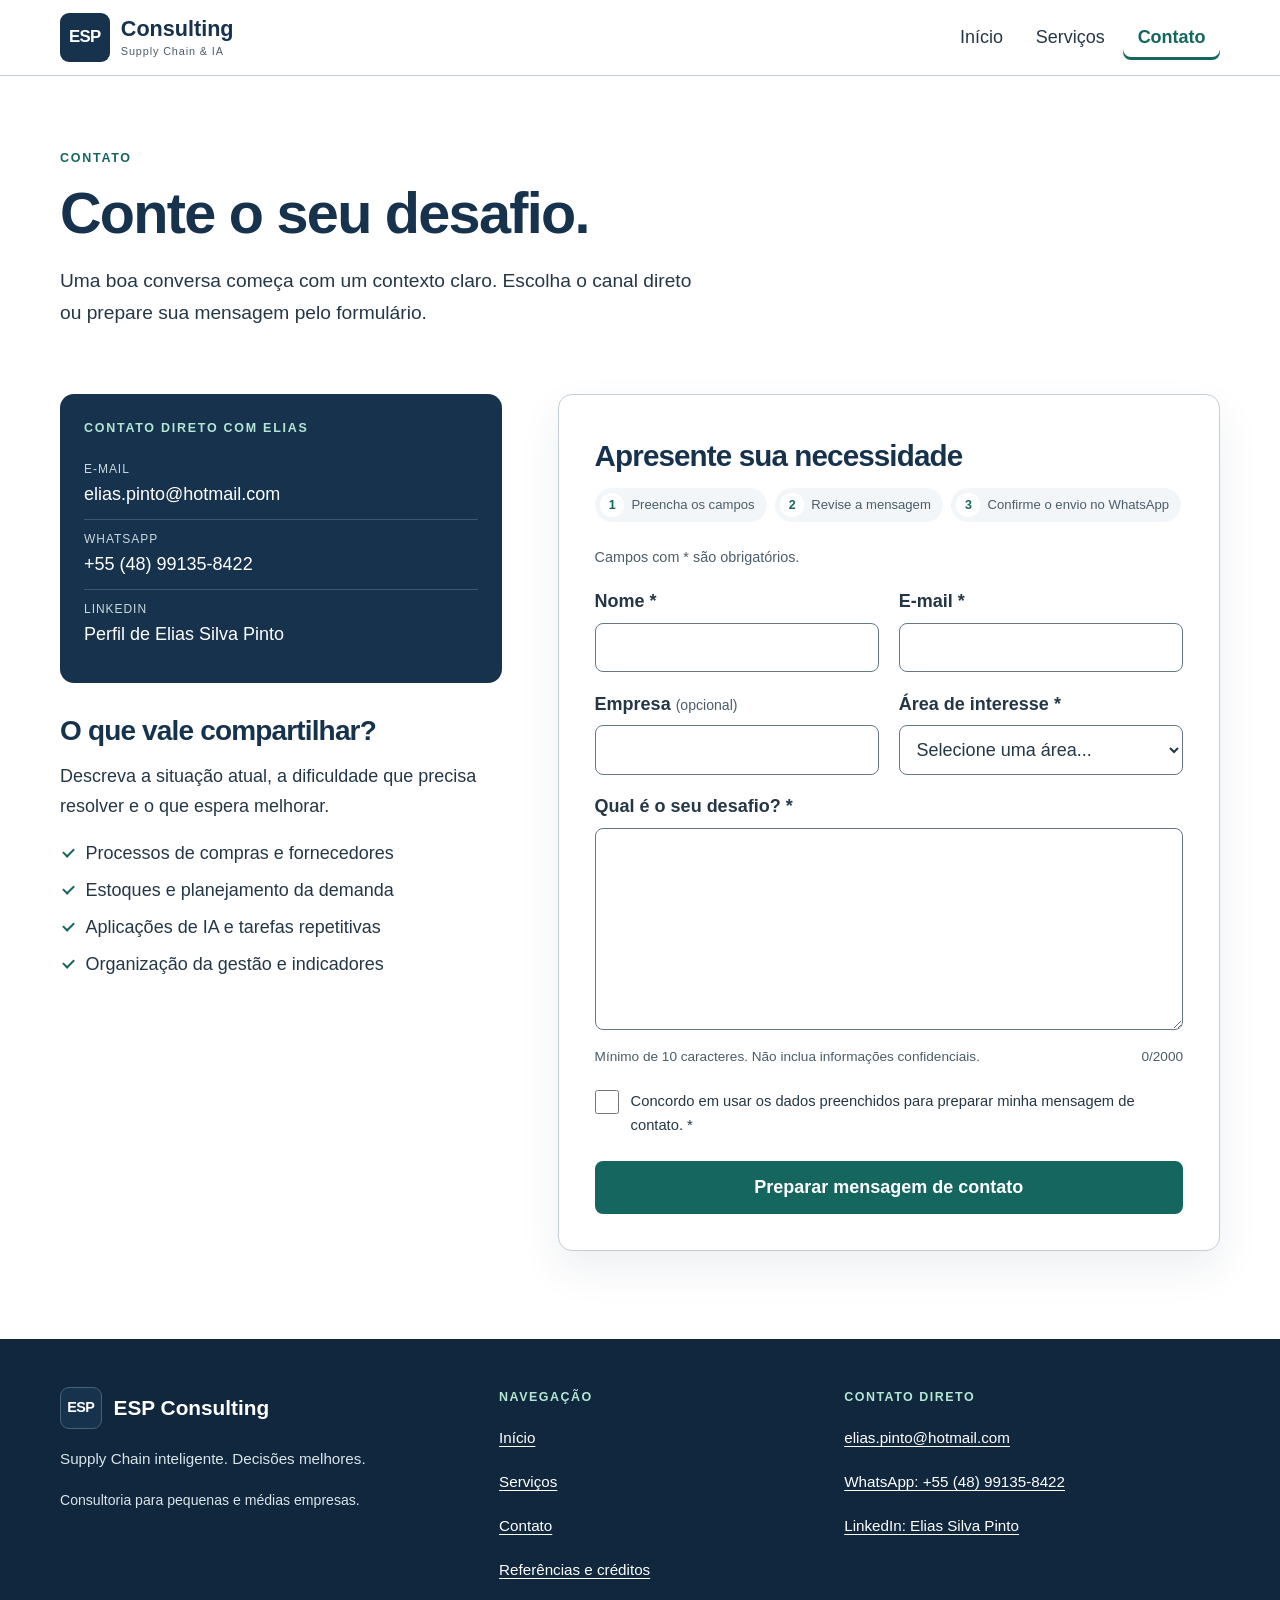
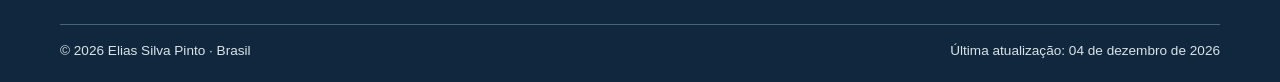
<file: projeto/contato.html>
<!DOCTYPE html>
<html lang="pt-BR">
<head>
  <meta charset="UTF-8">
  <meta name="viewport" content="width=device-width, initial-scale=1.0">
  <meta name="description" content="Apresente seu desafio em Supply Chain, IA ou gestão e fale com a ESP Consulting por WhatsApp ou e-mail.">
  <meta name="author" content="Elias Silva Pinto">
  <meta name="theme-color" content="#17324d">
  <title>Contato | ESP Consulting</title>
  <link rel="icon" href="imagens/favicon.svg" type="image/svg+xml">
  <link rel="stylesheet" href="estilos/projeto.css">
  <script src="scripts/projeto.js" defer></script>
</head>
<body>
  <a class="skip" href="#conteudo">Pular para o conteúdo</a>
  <header class="site-header">
    <div class="container header-row">
      <a class="brand" href="index.html" aria-label="ESP Consulting — página inicial">
        <span class="monogram" aria-hidden="true">ESP</span>
        <span class="brand-text">Consulting<small>Supply Chain &amp; IA</small></span>
      </a>
      <button class="menu-toggle" type="button" aria-controls="navegacao" aria-expanded="false" hidden>
        <span class="menu-icon" aria-hidden="true"></span><span class="menu-label">Menu</span>
      </button>
      <nav id="navegacao" aria-label="Navegação principal">
        <a href="index.html">Início</a><a href="servicos.html">Serviços</a><a href="contato.html" aria-current="page">Contato</a>
      </nav>
    </div>
  </header>
  <main id="conteudo">
    <section class="page-heading">
      <div class="container">
        <p class="eyebrow">Contato</p>
        <h1>Conte o seu desafio.</h1>
        <p class="lead">Uma boa conversa começa com um contexto claro. Escolha o canal direto ou prepare sua mensagem pelo formulário.</p>
      </div>
    </section>

    <section class="section compact" aria-label="Formas de contato">
      <div class="container contact-grid">
        <aside class="contact-aside">
          <div class="contact-card">
            <p class="eyebrow">Contato direto com Elias</p>
            <ul class="direct-links">
            <li><a class="direct-link" href="mailto:elias.pinto@hotmail.com"><span class="direct-label">E-mail</span>elias.pinto@hotmail.com</a></li>
            <li><a class="direct-link" href="https://wa.me/5548991358422"><span class="direct-label">WhatsApp</span>+55 (48) 99135-8422</a></li>
            <li><a class="direct-link" href="https://www.linkedin.com/in/epinto-executivo/"><span class="direct-label">LinkedIn</span>Perfil de Elias Silva Pinto</a></li>
          </ul>
          </div>
          <h2>O que vale compartilhar?</h2>
          <p>Descreva a situação atual, a dificuldade que precisa resolver e o que espera melhorar.</p>
          <ul class="check-list">
            <li>Processos de compras e fornecedores</li>
            <li>Estoques e planejamento da demanda</li>
            <li>Aplicações de IA e tarefas repetitivas</li>
            <li>Organização da gestão e indicadores</li>
          </ul>
        </aside>

        <form id="form-contato" class="contact-form" action="confirmacao.html" method="post" novalidate>
          <h2>Apresente sua necessidade</h2>
          <ol class="form-steps" aria-label="Como funciona">
            <li>Preencha os campos</li>
            <li>Revise a mensagem</li>
            <li>Confirme o envio no WhatsApp</li>
          </ol>
          <noscript>
            <p class="notice">O formulário precisa de JavaScript para preparar a mensagem. Sem ele, use o e-mail ou o WhatsApp em “Contato direto com Elias”. Nenhum dado é enviado por este formulário.</p>
          </noscript>
          <fieldset id="campos-contato" disabled>
            <legend class="visually-hidden">Dados para preparar a mensagem</legend>
            <p class="muted">Campos com * são obrigatórios.</p>
            <div class="field-row">
              <div class="field">
                <label for="nome">Nome *</label>
                <input id="nome" name="nome" type="text" required autocomplete="name" maxlength="100">
              </div>
              <div class="field">
                <label for="email">E-mail *</label>
                <input id="email" name="email" type="email" required autocomplete="email" maxlength="180">
              </div>
            </div>
            <div class="field-row">
              <div class="field">
                <label for="empresa">Empresa <span class="optional">(opcional)</span></label>
                <input id="empresa" name="empresa" type="text" autocomplete="organization" maxlength="120">
              </div>
              <div class="field">
                <label for="area">Área de interesse *</label>
                <select id="area" name="area" required>
                  <option value="" disabled selected>Selecione uma área...</option>
                  <option value="supply-chain">Supply Chain</option>
                  <option value="ia">Inteligência Artificial</option>
                  <option value="gestao">Gestão empresarial</option>
                </select>
              </div>
            </div>
            <div class="field">
              <label for="mensagem">Qual é o seu desafio? *</label>
              <textarea id="mensagem" name="mensagem" rows="6" required minlength="10" maxlength="2000" aria-describedby="mensagem-ajuda"></textarea>
              <p id="mensagem-ajuda" class="field-help"><span>Mínimo de 10 caracteres. Não inclua informações confidenciais.</span> <span id="mensagem-contagem">0/2000</span></p>
            </div>
            <label class="check" for="ciencia"><input type="checkbox" id="ciencia" name="ciencia" value="sim" required>Concordo em usar os dados preenchidos para preparar minha mensagem de contato. *</label>
            <button class="button full" type="submit">Preparar mensagem de contato</button>
          </fieldset>
          <p id="form-status" class="form-status" role="status"></p>
        </form>
      </div>
    </section>
  </main>
  <footer class="site-footer">
    <div class="container footer-grid">
      <div class="footer-about">
        <p class="footer-brand"><span class="monogram" aria-hidden="true">ESP</span>ESP Consulting</p>
        <p>Supply Chain inteligente. Decisões melhores.</p>
        <p class="footer-small">Consultoria para pequenas e médias empresas.</p>
      </div>
      <nav aria-label="Links do rodapé">
        <p class="footer-title">Navegação</p>
        <ul class="footer-list">
          <li><a href="index.html">Início</a></li>
          <li><a href="servicos.html">Serviços</a></li>
          <li><a href="contato.html">Contato</a></li>
          <li><a href="referencias.html">Referências e créditos</a></li>
        </ul>
      </nav>
      <div>
        <p class="footer-title">Contato direto</p>
        <ul class="footer-list">
          <li><a href="mailto:elias.pinto@hotmail.com">elias.pinto@hotmail.com</a></li>
          <li><a href="https://wa.me/5548991358422">WhatsApp: +55 (48) 99135-8422</a></li>
          <li><a href="https://www.linkedin.com/in/epinto-executivo/">LinkedIn: Elias Silva Pinto</a></li>
        </ul>
      </div>
    </div>
    <div class="container footer-base">
      <p>© <span id="ano">2026</span> Elias Silva Pinto · Brasil</p>
      <p id="ultima-atualizacao"></p>
    </div>
  </footer>
</body>
</html>
</file>
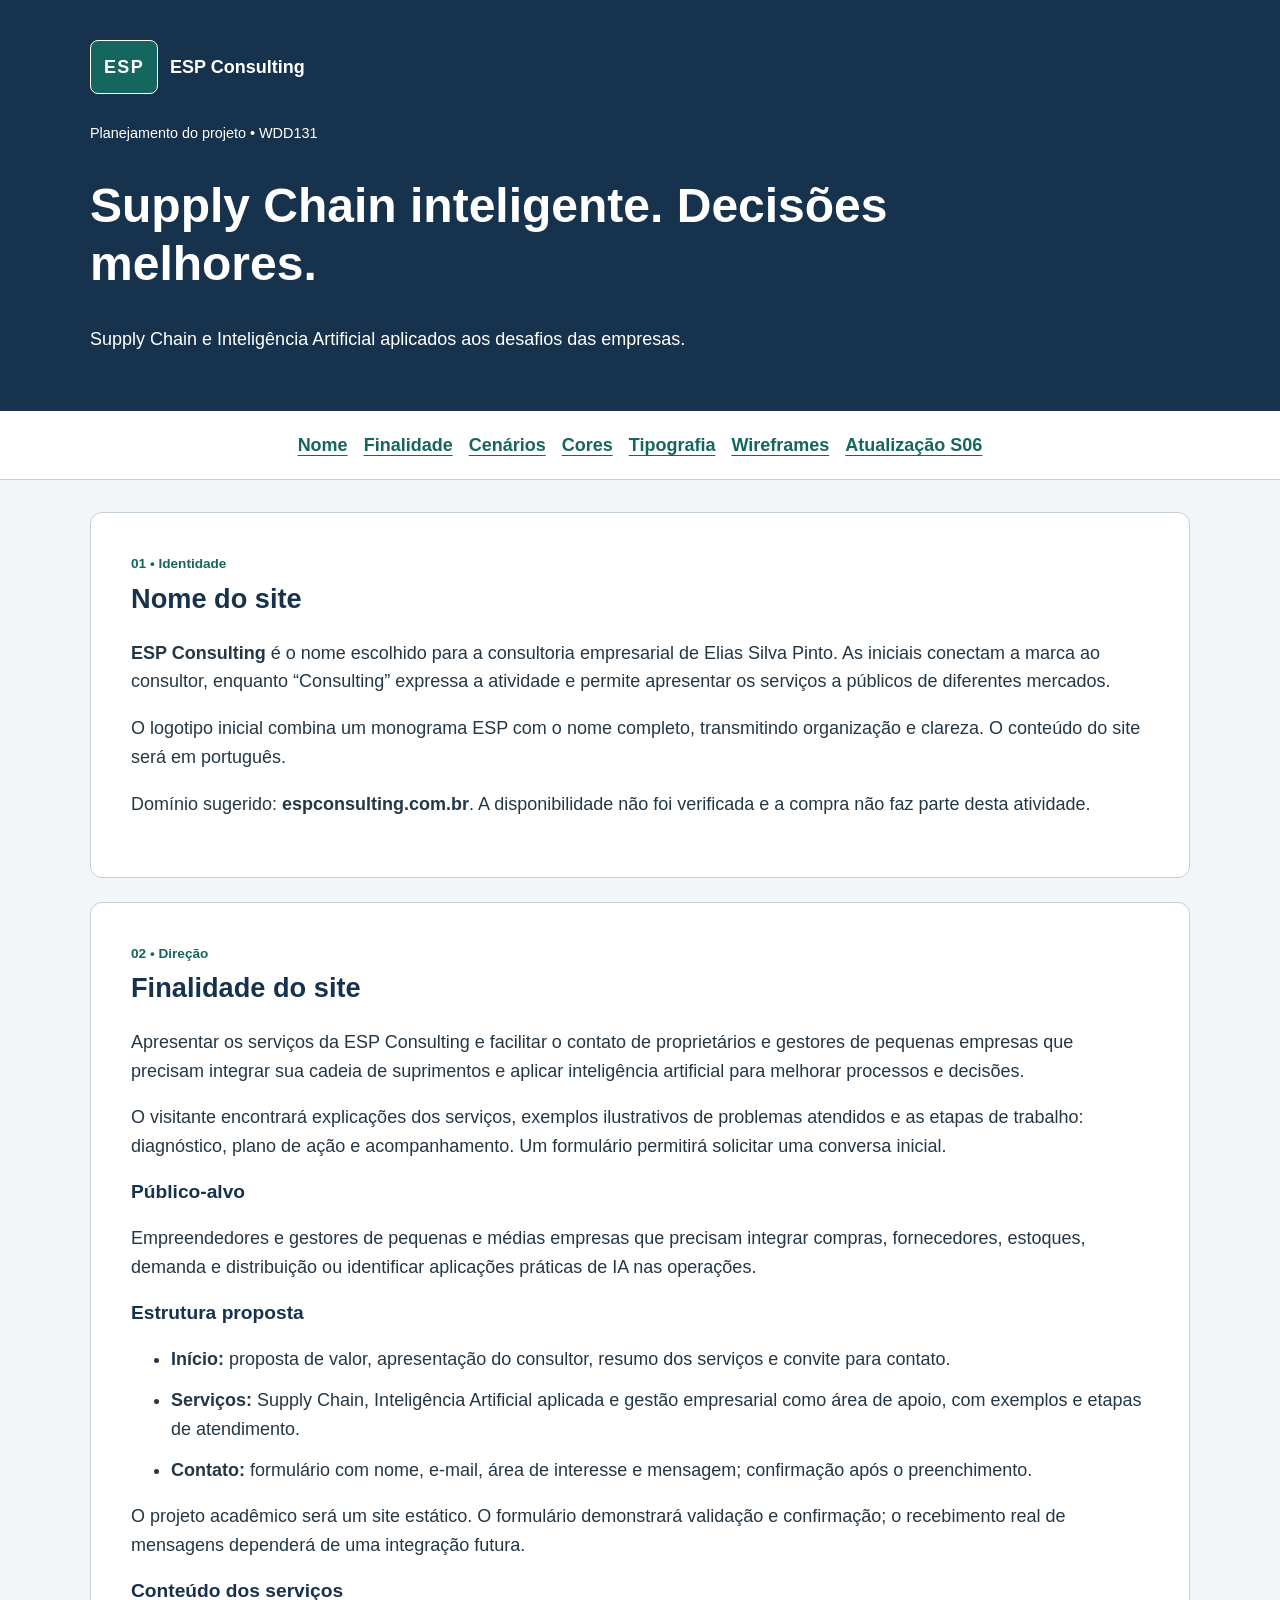
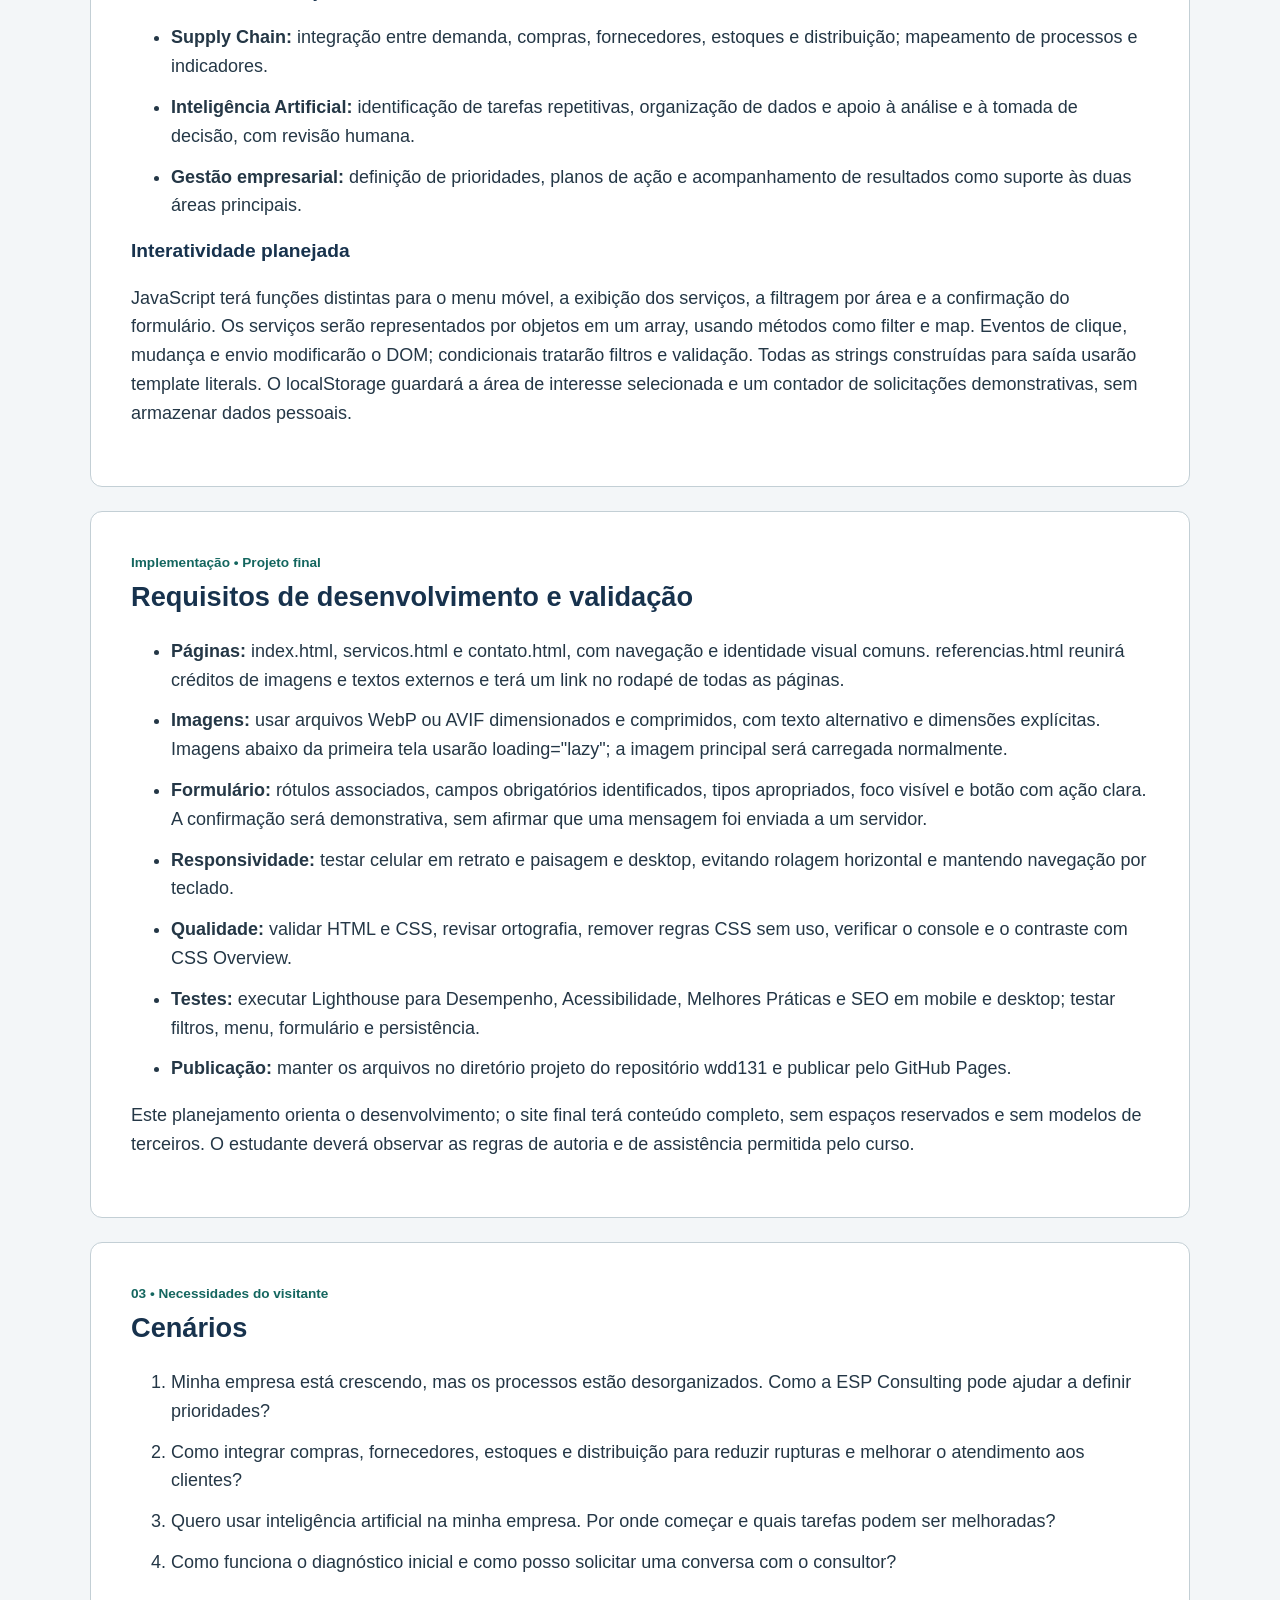
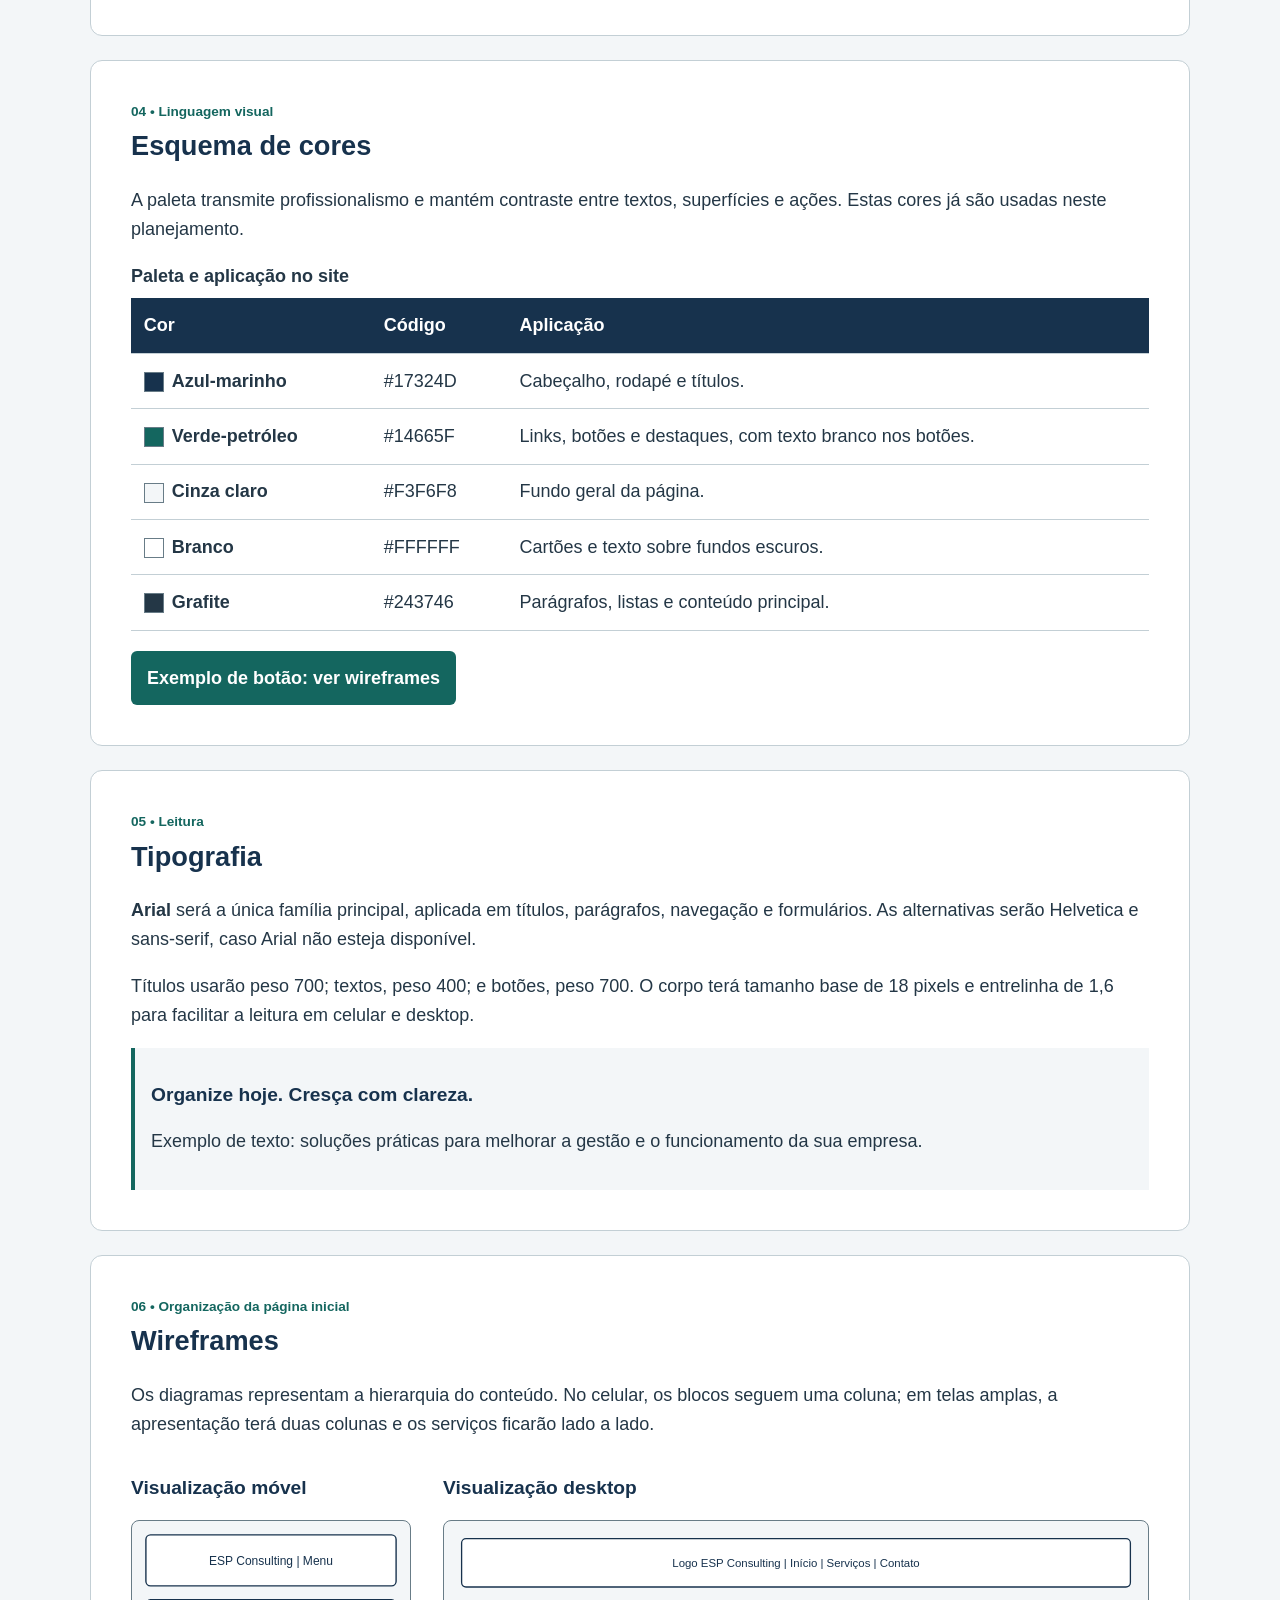
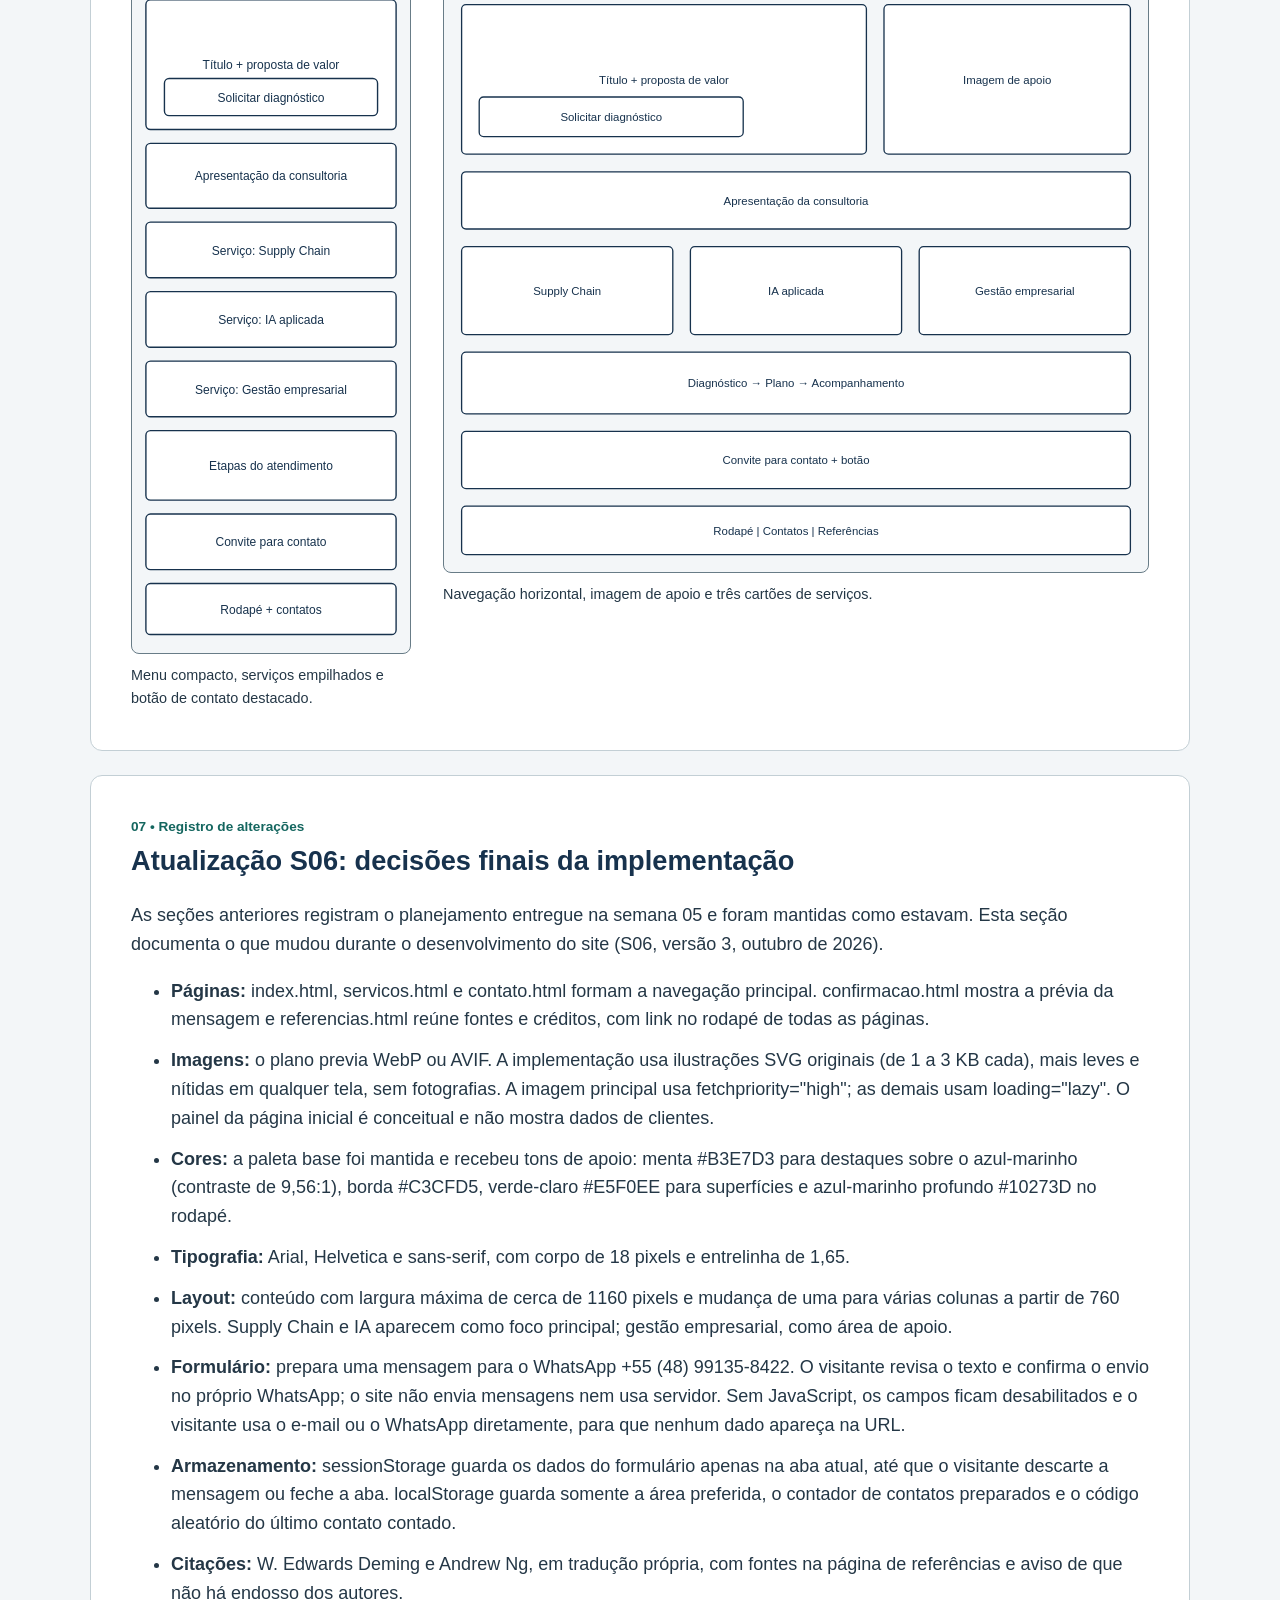
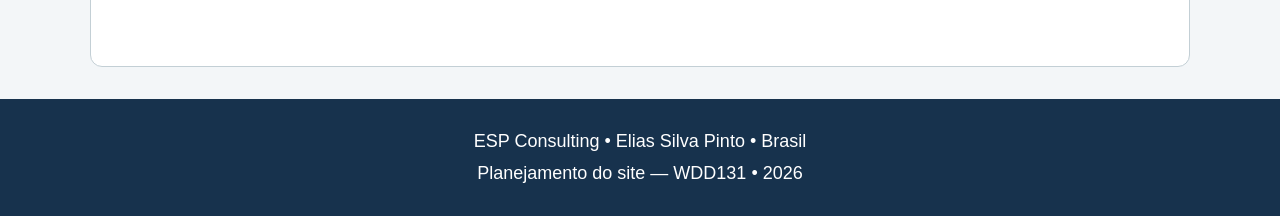
<file: projeto/planejamentodosite.html>
<!DOCTYPE html>
<html lang="pt-BR">
<head>
  <meta charset="UTF-8">
  <meta name="viewport" content="width=device-width, initial-scale=1.0">
  <meta name="description" content="Planejamento do site ESP Consulting: finalidade, público, cenários, cores, tipografia e wireframes responsivos.">
  <meta name="author" content="Elias Silva Pinto">
  <title>Planejamento do Site | ESP Consulting</title>
  <link rel="stylesheet" href="estilos/planejamentodosite.css">
</head>
<body>
  <header>
    <a class="brand" href="#nome" aria-label="ESP Consulting — nome do site"><span class="monogram" aria-hidden="true">ESP</span><span>ESP Consulting</span></a>
    <p class="eyebrow">Planejamento do projeto • WDD131</p>
    <h1>Supply Chain inteligente. Decisões melhores.</h1>
    <p>Supply Chain e Inteligência Artificial aplicados aos desafios das empresas.</p>
  </header>
  <nav aria-label="Seções do planejamento"><a href="#nome">Nome</a><a href="#finalidade">Finalidade</a><a href="#cenarios">Cenários</a><a href="#cores">Cores</a><a href="#tipografia">Tipografia</a><a href="#wireframes">Wireframes</a><a href="#atualizacao-s06">Atualização S06</a></nav>
  <main>
    <section id="nome">
      <p class="section-number">01 • Identidade</p>
      <h2>Nome do site</h2>
      <p><strong>ESP Consulting</strong> é o nome escolhido para a consultoria empresarial de Elias Silva Pinto. As iniciais conectam a marca ao consultor, enquanto “Consulting” expressa a atividade e permite apresentar os serviços a públicos de diferentes mercados.</p>
      <p>O logotipo inicial combina um monograma ESP com o nome completo, transmitindo organização e clareza. O conteúdo do site será em português.</p>
      <p>Domínio sugerido: <strong>espconsulting.com.br</strong>. A disponibilidade não foi verificada e a compra não faz parte desta atividade.</p>
    </section>
    <section id="finalidade">
      <p class="section-number">02 • Direção</p>
      <h2>Finalidade do site</h2>
      <p>Apresentar os serviços da ESP Consulting e facilitar o contato de proprietários e gestores de pequenas empresas que precisam integrar sua cadeia de suprimentos e aplicar inteligência artificial para melhorar processos e decisões.</p>
      <p>O visitante encontrará explicações dos serviços, exemplos ilustrativos de problemas atendidos e as etapas de trabalho: diagnóstico, plano de ação e acompanhamento. Um formulário permitirá solicitar uma conversa inicial.</p>
      <h3>Público-alvo</h3>
      <p>Empreendedores e gestores de pequenas e médias empresas que precisam integrar compras, fornecedores, estoques, demanda e distribuição ou identificar aplicações práticas de IA nas operações.</p>
      <h3>Estrutura proposta</h3>
      <ul>
        <li><strong>Início:</strong> proposta de valor, apresentação do consultor, resumo dos serviços e convite para contato.</li>
        <li><strong>Serviços:</strong> Supply Chain, Inteligência Artificial aplicada e gestão empresarial como área de apoio, com exemplos e etapas de atendimento.</li>
        <li><strong>Contato:</strong> formulário com nome, e-mail, área de interesse e mensagem; confirmação após o preenchimento.</li>
      </ul>
      <p>O projeto acadêmico será um site estático. O formulário demonstrará validação e confirmação; o recebimento real de mensagens dependerá de uma integração futura.</p>
      <h3>Conteúdo dos serviços</h3><ul><li><strong>Supply Chain:</strong> integração entre demanda, compras, fornecedores, estoques e distribuição; mapeamento de processos e indicadores.</li><li><strong>Inteligência Artificial:</strong> identificação de tarefas repetitivas, organização de dados e apoio à análise e à tomada de decisão, com revisão humana.</li><li><strong>Gestão empresarial:</strong> definição de prioridades, planos de ação e acompanhamento de resultados como suporte às duas áreas principais.</li></ul><h3>Interatividade planejada</h3>
      <p>JavaScript terá funções distintas para o menu móvel, a exibição dos serviços, a filtragem por área e a confirmação do formulário. Os serviços serão representados por objetos em um array, usando métodos como filter e map. Eventos de clique, mudança e envio modificarão o DOM; condicionais tratarão filtros e validação. Todas as strings construídas para saída usarão template literals. O localStorage guardará a área de interesse selecionada e um contador de solicitações demonstrativas, sem armazenar dados pessoais.</p>
    </section>
    <section id="requisitos">
      <p class="section-number">Implementação • Projeto final</p>
      <h2>Requisitos de desenvolvimento e validação</h2>
      <ul>
        <li><strong>Páginas:</strong> index.html, servicos.html e contato.html, com navegação e identidade visual comuns. referencias.html reunirá créditos de imagens e textos externos e terá um link no rodapé de todas as páginas.</li>
        <li><strong>Imagens:</strong> usar arquivos WebP ou AVIF dimensionados e comprimidos, com texto alternativo e dimensões explícitas. Imagens abaixo da primeira tela usarão loading="lazy"; a imagem principal será carregada normalmente.</li>
        <li><strong>Formulário:</strong> rótulos associados, campos obrigatórios identificados, tipos apropriados, foco visível e botão com ação clara. A confirmação será demonstrativa, sem afirmar que uma mensagem foi enviada a um servidor.</li>
        <li><strong>Responsividade:</strong> testar celular em retrato e paisagem e desktop, evitando rolagem horizontal e mantendo navegação por teclado.</li>
        <li><strong>Qualidade:</strong> validar HTML e CSS, revisar ortografia, remover regras CSS sem uso, verificar o console e o contraste com CSS Overview.</li>
        <li><strong>Testes:</strong> executar Lighthouse para Desempenho, Acessibilidade, Melhores Práticas e SEO em mobile e desktop; testar filtros, menu, formulário e persistência.</li>
        <li><strong>Publicação:</strong> manter os arquivos no diretório projeto do repositório wdd131 e publicar pelo GitHub Pages.</li>
      </ul>
      <p>Este planejamento orienta o desenvolvimento; o site final terá conteúdo completo, sem espaços reservados e sem modelos de terceiros. O estudante deverá observar as regras de autoria e de assistência permitida pelo curso.</p>
    </section>
    <section id="cenarios">
      <p class="section-number">03 • Necessidades do visitante</p>
      <h2>Cenários</h2>
      <ol>
        <li>Minha empresa está crescendo, mas os processos estão desorganizados. Como a ESP Consulting pode ajudar a definir prioridades?</li>
        <li>Como integrar compras, fornecedores, estoques e distribuição para reduzir rupturas e melhorar o atendimento aos clientes?</li>
        <li>Quero usar inteligência artificial na minha empresa. Por onde começar e quais tarefas podem ser melhoradas?</li>
        <li>Como funciona o diagnóstico inicial e como posso solicitar uma conversa com o consultor?</li>
      </ol>
    </section>
    <section id="cores">
      <p class="section-number">04 • Linguagem visual</p>
      <h2>Esquema de cores</h2>
      <p>A paleta transmite profissionalismo e mantém contraste entre textos, superfícies e ações. Estas cores já são usadas neste planejamento.</p>
      <div class="table-wrap"><table>
        <caption>Paleta e aplicação no site</caption>
        <thead><tr><th scope="col">Cor</th><th scope="col">Código</th><th scope="col">Aplicação</th></tr></thead>
        <tbody>
          <tr><th scope="row"><span class="swatch navy" aria-hidden="true"></span>Azul-marinho</th><td>#17324D</td><td>Cabeçalho, rodapé e títulos.</td></tr>
          <tr><th scope="row"><span class="swatch teal" aria-hidden="true"></span>Verde-petróleo</th><td>#14665F</td><td>Links, botões e destaques, com texto branco nos botões.</td></tr>
          <tr><th scope="row"><span class="swatch light" aria-hidden="true"></span>Cinza claro</th><td>#F3F6F8</td><td>Fundo geral da página.</td></tr>
          <tr><th scope="row"><span class="swatch white" aria-hidden="true"></span>Branco</th><td>#FFFFFF</td><td>Cartões e texto sobre fundos escuros.</td></tr>
          <tr><th scope="row"><span class="swatch ink" aria-hidden="true"></span>Grafite</th><td>#243746</td><td>Parágrafos, listas e conteúdo principal.</td></tr>
        </tbody>
      </table></div>
      <a class="button" href="#wireframes">Exemplo de botão: ver wireframes</a>
    </section>
    <section id="tipografia">
      <p class="section-number">05 • Leitura</p>
      <h2>Tipografia</h2>
      <p><strong>Arial</strong> será a única família principal, aplicada em títulos, parágrafos, navegação e formulários. As alternativas serão Helvetica e sans-serif, caso Arial não esteja disponível.</p>
      <p>Títulos usarão peso 700; textos, peso 400; e botões, peso 700. O corpo terá tamanho base de 18 pixels e entrelinha de 1,6 para facilitar a leitura em celular e desktop.</p>
      <div class="type-example"><h3>Organize hoje. Cresça com clareza.</h3><p>Exemplo de texto: soluções práticas para melhorar a gestão e o funcionamento da sua empresa.</p></div>
    </section>
    <section id="wireframes">
      <p class="section-number">06 • Organização da página inicial</p>
      <h2>Wireframes</h2>
      <p>Os diagramas representam a hierarquia do conteúdo. No celular, os blocos seguem uma coluna; em telas amplas, a apresentação terá duas colunas e os serviços ficarão lado a lado.</p>
      <div class="wireframes">
        <figure class="mobile"><h3>Visualização móvel</h3><svg xmlns="http://www.w3.org/2000/svg" viewBox="0 0 300 790" role="img" aria-label="Wireframe móvel: cabeçalho, apresentação, botão, serviços empilhados, etapas, contato e rodapé."><title>Wireframe móvel: cabeçalho, apresentação, botão, serviços empilhados, etapas, contato e rodapé.</title><rect x="15" y="15" width="270" height="55" rx="5"/><text x="150.0" y="47.5" text-anchor="middle">ESP Consulting | Menu</text><rect x="15" y="85" width="270" height="140" rx="5"/><text x="150.0" y="160.0" text-anchor="middle">Título + proposta de valor</text><rect x="35" y="170" width="230" height="40" rx="5"/><text x="150.0" y="195.0" text-anchor="middle">Solicitar diagnóstico</text><rect x="15" y="240" width="270" height="70" rx="5"/><text x="150.0" y="280.0" text-anchor="middle">Apresentação da consultoria</text><rect x="15" y="325" width="270" height="60" rx="5"/><text x="150.0" y="360.0" text-anchor="middle">Serviço: Supply Chain</text><rect x="15" y="400" width="270" height="60" rx="5"/><text x="150.0" y="435.0" text-anchor="middle">Serviço: IA aplicada</text><rect x="15" y="475" width="270" height="60" rx="5"/><text x="150.0" y="510.0" text-anchor="middle">Serviço: Gestão empresarial</text><rect x="15" y="550" width="270" height="75" rx="5"/><text x="150.0" y="592.5" text-anchor="middle">Etapas do atendimento</text><rect x="15" y="640" width="270" height="60" rx="5"/><text x="150.0" y="675.0" text-anchor="middle">Convite para contato</text><rect x="15" y="715" width="270" height="55" rx="5"/><text x="150.0" y="747.5" text-anchor="middle">Rodapé + contatos</text></svg><figcaption>Menu compacto, serviços empilhados e botão de contato destacado.</figcaption></figure>
        <figure class="desktop"><h3>Visualização desktop</h3><svg xmlns="http://www.w3.org/2000/svg" viewBox="0 0 800 740" role="img" aria-label="Wireframe desktop: navegação horizontal, apresentação em duas colunas, três serviços lado a lado, etapas, contato e rodapé."><title>Wireframe desktop: navegação horizontal, apresentação em duas colunas, três serviços lado a lado, etapas, contato e rodapé.</title><rect x="20" y="20" width="760" height="55" rx="5"/><text x="400.0" y="52.5" text-anchor="middle">Logo ESP Consulting | Início | Serviços | Contato</text><rect x="20" y="95" width="460" height="170" rx="5"/><text x="250.0" y="185.0" text-anchor="middle">Título + proposta de valor</text><rect x="40" y="200" width="300" height="45" rx="5"/><text x="190.0" y="227.5" text-anchor="middle">Solicitar diagnóstico</text><rect x="500" y="95" width="280" height="170" rx="5"/><text x="640.0" y="185.0" text-anchor="middle">Imagem de apoio</text><rect x="20" y="285" width="760" height="65" rx="5"/><text x="400.0" y="322.5" text-anchor="middle">Apresentação da consultoria</text><rect x="20" y="370" width="240" height="100" rx="5"/><text x="140.0" y="425.0" text-anchor="middle">Supply Chain</text><rect x="280" y="370" width="240" height="100" rx="5"/><text x="400.0" y="425.0" text-anchor="middle">IA aplicada</text><rect x="540" y="370" width="240" height="100" rx="5"/><text x="660.0" y="425.0" text-anchor="middle">Gestão empresarial</text><rect x="20" y="490" width="760" height="70" rx="5"/><text x="400.0" y="530.0" text-anchor="middle">Diagnóstico → Plano → Acompanhamento</text><rect x="20" y="580" width="760" height="65" rx="5"/><text x="400.0" y="617.5" text-anchor="middle">Convite para contato + botão</text><rect x="20" y="665" width="760" height="55" rx="5"/><text x="400.0" y="697.5" text-anchor="middle">Rodapé | Contatos | Referências</text></svg><figcaption>Navegação horizontal, imagem de apoio e três cartões de serviços.</figcaption></figure>
      </div>
    </section>
    <section id="atualizacao-s06">
      <p class="section-number">07 • Registro de alterações</p>
      <h2>Atualização S06: decisões finais da implementação</h2>
      <p>As seções anteriores registram o planejamento entregue na semana 05 e foram mantidas como estavam. Esta seção documenta o que mudou durante o desenvolvimento do site (S06, versão 3, outubro de 2026).</p>
      <ul>
        <li><strong>Páginas:</strong> index.html, servicos.html e contato.html formam a navegação principal. confirmacao.html mostra a prévia da mensagem e referencias.html reúne fontes e créditos, com link no rodapé de todas as páginas.</li>
        <li><strong>Imagens:</strong> o plano previa WebP ou AVIF. A implementação usa ilustrações SVG originais (de 1 a 3 KB cada), mais leves e nítidas em qualquer tela, sem fotografias. A imagem principal usa fetchpriority="high"; as demais usam loading="lazy". O painel da página inicial é conceitual e não mostra dados de clientes.</li>
        <li><strong>Cores:</strong> a paleta base foi mantida e recebeu tons de apoio: menta #B3E7D3 para destaques sobre o azul-marinho (contraste de 9,56:1), borda #C3CFD5, verde-claro #E5F0EE para superfícies e azul-marinho profundo #10273D no rodapé.</li>
        <li><strong>Tipografia:</strong> Arial, Helvetica e sans-serif, com corpo de 18 pixels e entrelinha de 1,65.</li>
        <li><strong>Layout:</strong> conteúdo com largura máxima de cerca de 1160 pixels e mudança de uma para várias colunas a partir de 760 pixels. Supply Chain e IA aparecem como foco principal; gestão empresarial, como área de apoio.</li>
        <li><strong>Formulário:</strong> prepara uma mensagem para o WhatsApp +55 (48) 99135-8422. O visitante revisa o texto e confirma o envio no próprio WhatsApp; o site não envia mensagens nem usa servidor. Sem JavaScript, os campos ficam desabilitados e o visitante usa o e-mail ou o WhatsApp diretamente, para que nenhum dado apareça na URL.</li>
        <li><strong>Armazenamento:</strong> sessionStorage guarda os dados do formulário apenas na aba atual, até que o visitante descarte a mensagem ou feche a aba. localStorage guarda somente a área preferida, o contador de contatos preparados e o código aleatório do último contato contado.</li>
        <li><strong>Citações:</strong> W. Edwards Deming e Andrew Ng, em tradução própria, com fontes na página de referências e aviso de que não há endosso dos autores.</li>
      </ul>
    </section>
  </main>
  <footer><p>ESP Consulting • Elias Silva Pinto • Brasil</p><p>Planejamento do site — WDD131 • 2026</p></footer>
</body>
</html>
</file>
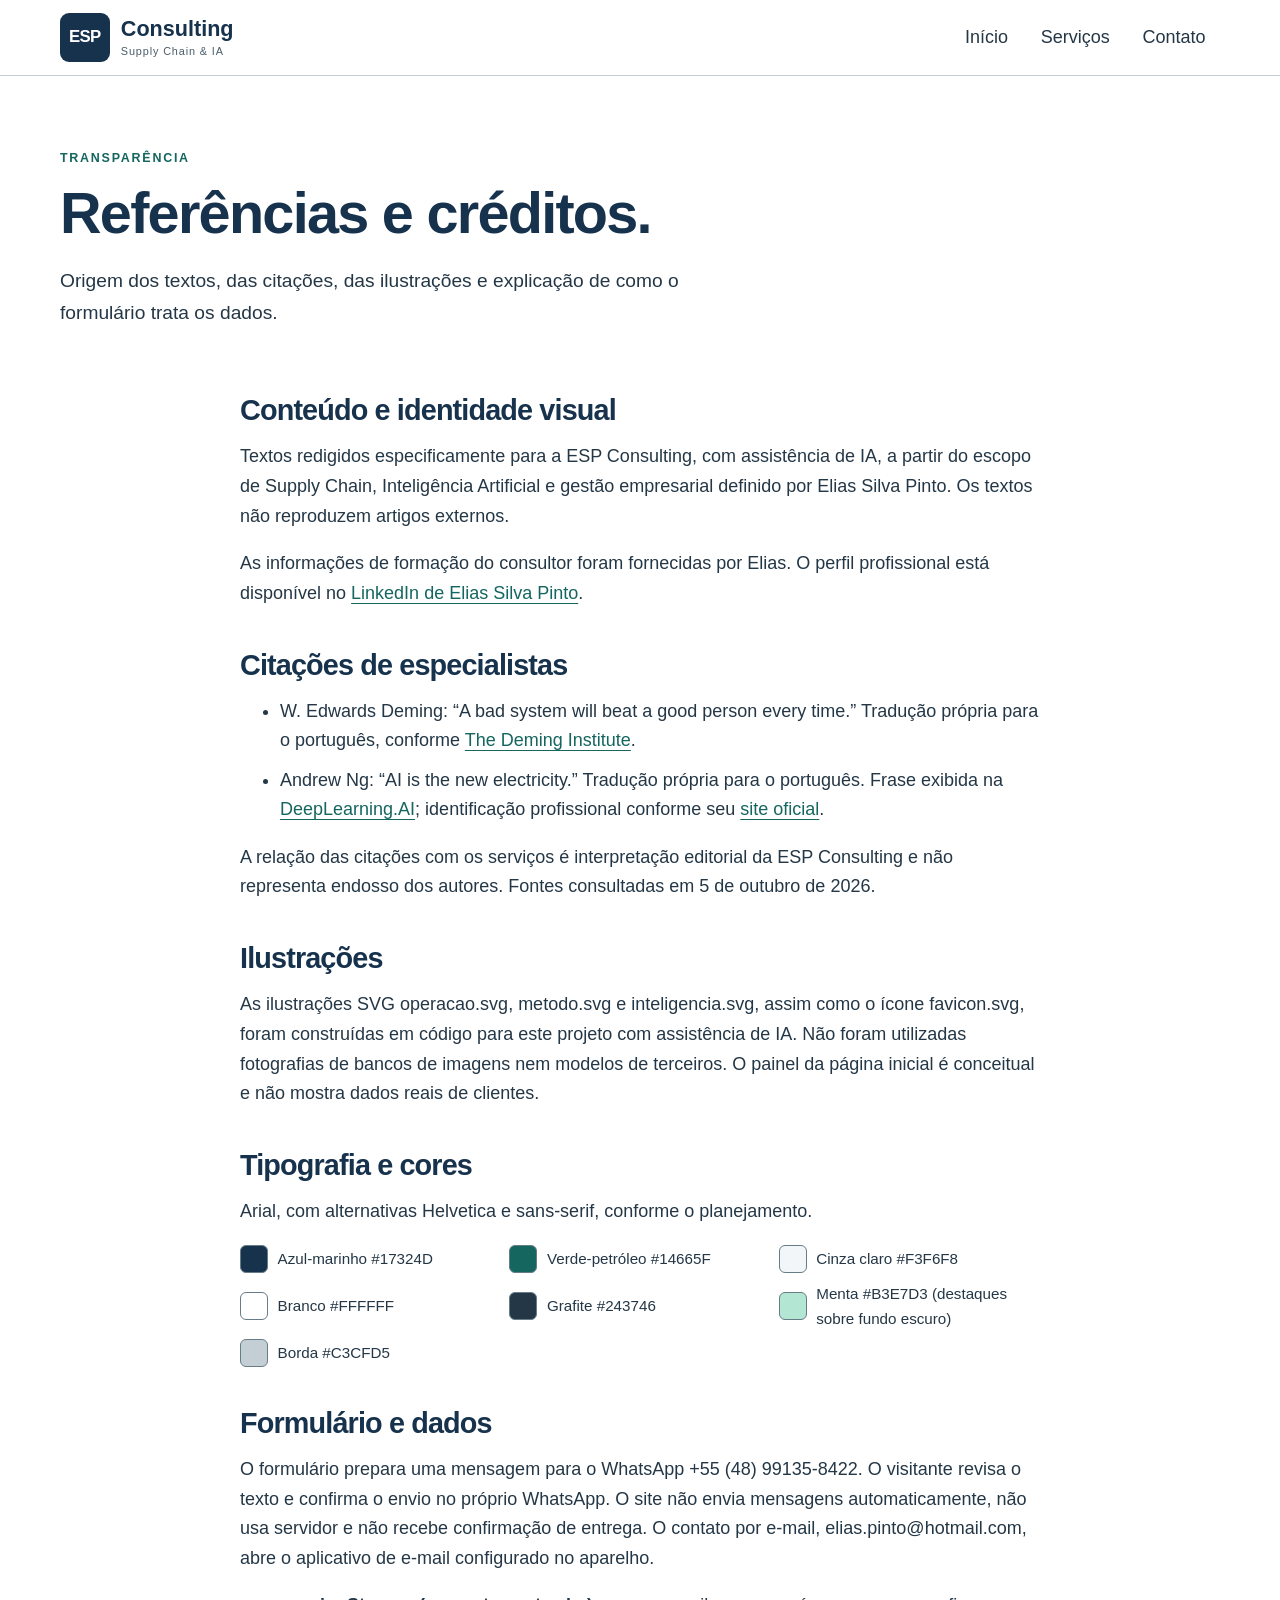
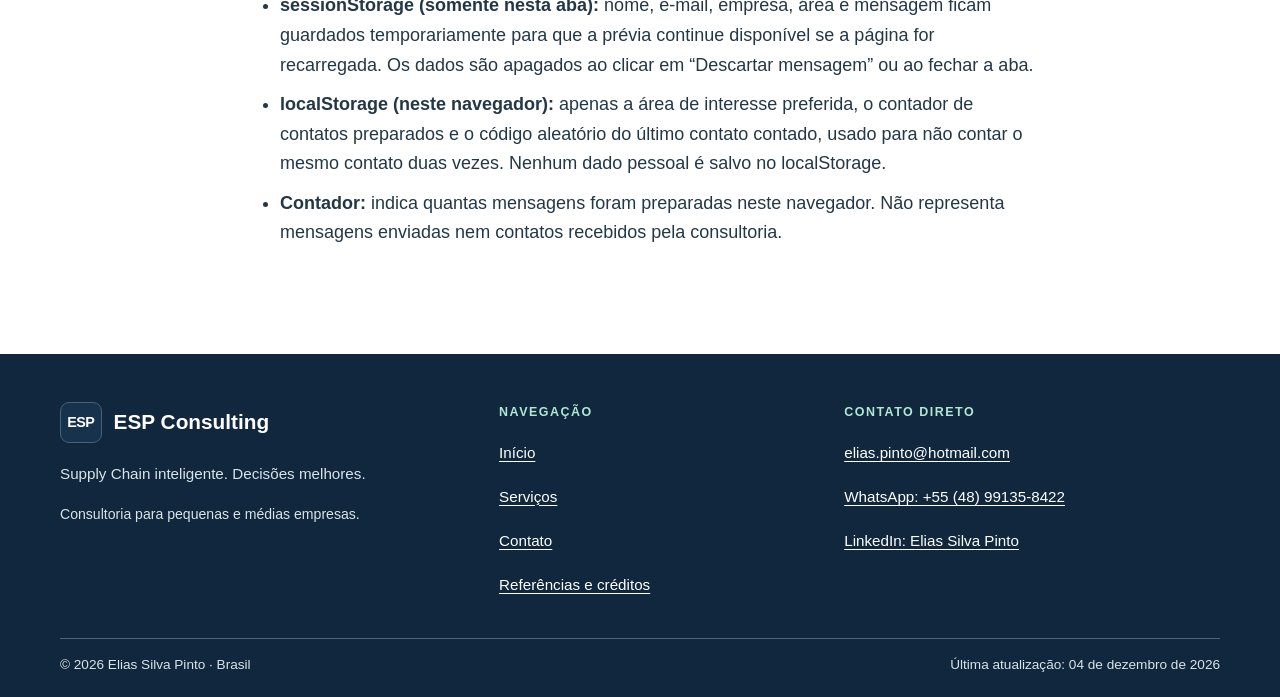
<file: projeto/referencias.html>
<!DOCTYPE html>
<html lang="pt-BR">
<head>
  <meta charset="UTF-8">
  <meta name="viewport" content="width=device-width, initial-scale=1.0">
  <meta name="description" content="Fontes das citações, créditos das ilustrações e tratamento dos dados do site ESP Consulting.">
  <meta name="author" content="Elias Silva Pinto">
  <meta name="theme-color" content="#17324d">
  <title>Referências e créditos | ESP Consulting</title>
  <link rel="icon" href="imagens/favicon.svg" type="image/svg+xml">
  <link rel="stylesheet" href="estilos/projeto.css">
  <script src="scripts/projeto.js" defer></script>
</head>
<body>
  <a class="skip" href="#conteudo">Pular para o conteúdo</a>
  <header class="site-header">
    <div class="container header-row">
      <a class="brand" href="index.html" aria-label="ESP Consulting — página inicial">
        <span class="monogram" aria-hidden="true">ESP</span>
        <span class="brand-text">Consulting<small>Supply Chain &amp; IA</small></span>
      </a>
      <button class="menu-toggle" type="button" aria-controls="navegacao" aria-expanded="false" hidden>
        <span class="menu-icon" aria-hidden="true"></span><span class="menu-label">Menu</span>
      </button>
      <nav id="navegacao" aria-label="Navegação principal">
        <a href="index.html">Início</a><a href="servicos.html">Serviços</a><a href="contato.html">Contato</a>
      </nav>
    </div>
  </header>
  <main id="conteudo">
    <section class="page-heading">
      <div class="container">
        <p class="eyebrow">Transparência</p>
        <h1>Referências e créditos.</h1>
        <p class="lead">Origem dos textos, das citações, das ilustrações e explicação de como o formulário trata os dados.</p>
      </div>
    </section>

    <section class="section compact">
      <div class="container narrow prose">
        <h2>Conteúdo e identidade visual</h2>
        <p>Textos redigidos especificamente para a ESP Consulting, com assistência de IA, a partir do escopo de Supply Chain, Inteligência Artificial e gestão empresarial definido por Elias Silva Pinto. Os textos não reproduzem artigos externos.</p>
        <p>As informações de formação do consultor foram fornecidas por Elias. O perfil profissional está disponível no <a href="https://www.linkedin.com/in/epinto-executivo/">LinkedIn de Elias Silva Pinto</a>.</p>

        <h2>Citações de especialistas</h2>
        <ul>
          <li>W. Edwards Deming: “A bad system will beat a good person every time.” Tradução própria para o português, conforme <a href="https://deming.org/quotes/a-bad-system-will-beat-a-good-person-every-time-3/">The Deming Institute</a>.</li>
          <li>Andrew Ng: “AI is the new electricity.” Tradução própria para o português. Frase exibida na <a href="https://www.deeplearning.ai/">DeepLearning.AI</a>; identificação profissional conforme seu <a href="https://www.andrewng.org/">site oficial</a>.</li>
        </ul>
        <p>A relação das citações com os serviços é interpretação editorial da ESP Consulting e não representa endosso dos autores. Fontes consultadas em 5 de outubro de 2026.</p>

        <h2>Ilustrações</h2>
        <p>As ilustrações SVG operacao.svg, metodo.svg e inteligencia.svg, assim como o ícone favicon.svg, foram construídas em código para este projeto com assistência de IA. Não foram utilizadas fotografias de bancos de imagens nem modelos de terceiros. O painel da página inicial é conceitual e não mostra dados reais de clientes.</p>

        <h2>Tipografia e cores</h2>
        <p>Arial, com alternativas Helvetica e sans-serif, conforme o planejamento.</p>
        <ul class="palette">
          <li><span class="swatch swatch-navy" aria-hidden="true"></span>Azul-marinho #17324D</li>
          <li><span class="swatch swatch-teal" aria-hidden="true"></span>Verde-petróleo #14665F</li>
          <li><span class="swatch swatch-light" aria-hidden="true"></span>Cinza claro #F3F6F8</li>
          <li><span class="swatch swatch-white" aria-hidden="true"></span>Branco #FFFFFF</li>
          <li><span class="swatch swatch-ink" aria-hidden="true"></span>Grafite #243746</li>
          <li><span class="swatch swatch-mint" aria-hidden="true"></span>Menta #B3E7D3 (destaques sobre fundo escuro)</li>
          <li><span class="swatch swatch-border" aria-hidden="true"></span>Borda #C3CFD5</li>
        </ul>

        <h2>Formulário e dados</h2>
        <p>O formulário prepara uma mensagem para o WhatsApp +55 (48) 99135-8422. O visitante revisa o texto e confirma o envio no próprio WhatsApp. O site não envia mensagens automaticamente, não usa servidor e não recebe confirmação de entrega. O contato por e-mail, elias.pinto@hotmail.com, abre o aplicativo de e-mail configurado no aparelho.</p>
        <ul>
          <li><strong>sessionStorage (somente nesta aba):</strong> nome, e-mail, empresa, área e mensagem ficam guardados temporariamente para que a prévia continue disponível se a página for recarregada. Os dados são apagados ao clicar em “Descartar mensagem” ou ao fechar a aba.</li>
          <li><strong>localStorage (neste navegador):</strong> apenas a área de interesse preferida, o contador de contatos preparados e o código aleatório do último contato contado, usado para não contar o mesmo contato duas vezes. Nenhum dado pessoal é salvo no localStorage.</li>
          <li><strong>Contador:</strong> indica quantas mensagens foram preparadas neste navegador. Não representa mensagens enviadas nem contatos recebidos pela consultoria.</li>
        </ul>
      </div>
    </section>
  </main>
  <footer class="site-footer">
    <div class="container footer-grid">
      <div class="footer-about">
        <p class="footer-brand"><span class="monogram" aria-hidden="true">ESP</span>ESP Consulting</p>
        <p>Supply Chain inteligente. Decisões melhores.</p>
        <p class="footer-small">Consultoria para pequenas e médias empresas.</p>
      </div>
      <nav aria-label="Links do rodapé">
        <p class="footer-title">Navegação</p>
        <ul class="footer-list">
          <li><a href="index.html">Início</a></li>
          <li><a href="servicos.html">Serviços</a></li>
          <li><a href="contato.html">Contato</a></li>
          <li><a href="referencias.html">Referências e créditos</a></li>
        </ul>
      </nav>
      <div>
        <p class="footer-title">Contato direto</p>
        <ul class="footer-list">
          <li><a href="mailto:elias.pinto@hotmail.com">elias.pinto@hotmail.com</a></li>
          <li><a href="https://wa.me/5548991358422">WhatsApp: +55 (48) 99135-8422</a></li>
          <li><a href="https://www.linkedin.com/in/epinto-executivo/">LinkedIn: Elias Silva Pinto</a></li>
        </ul>
      </div>
    </div>
    <div class="container footer-base">
      <p>© <span id="ano">2026</span> Elias Silva Pinto · Brasil</p>
      <p id="ultima-atualizacao"></p>
    </div>
  </footer>
</body>
</html>
</file>
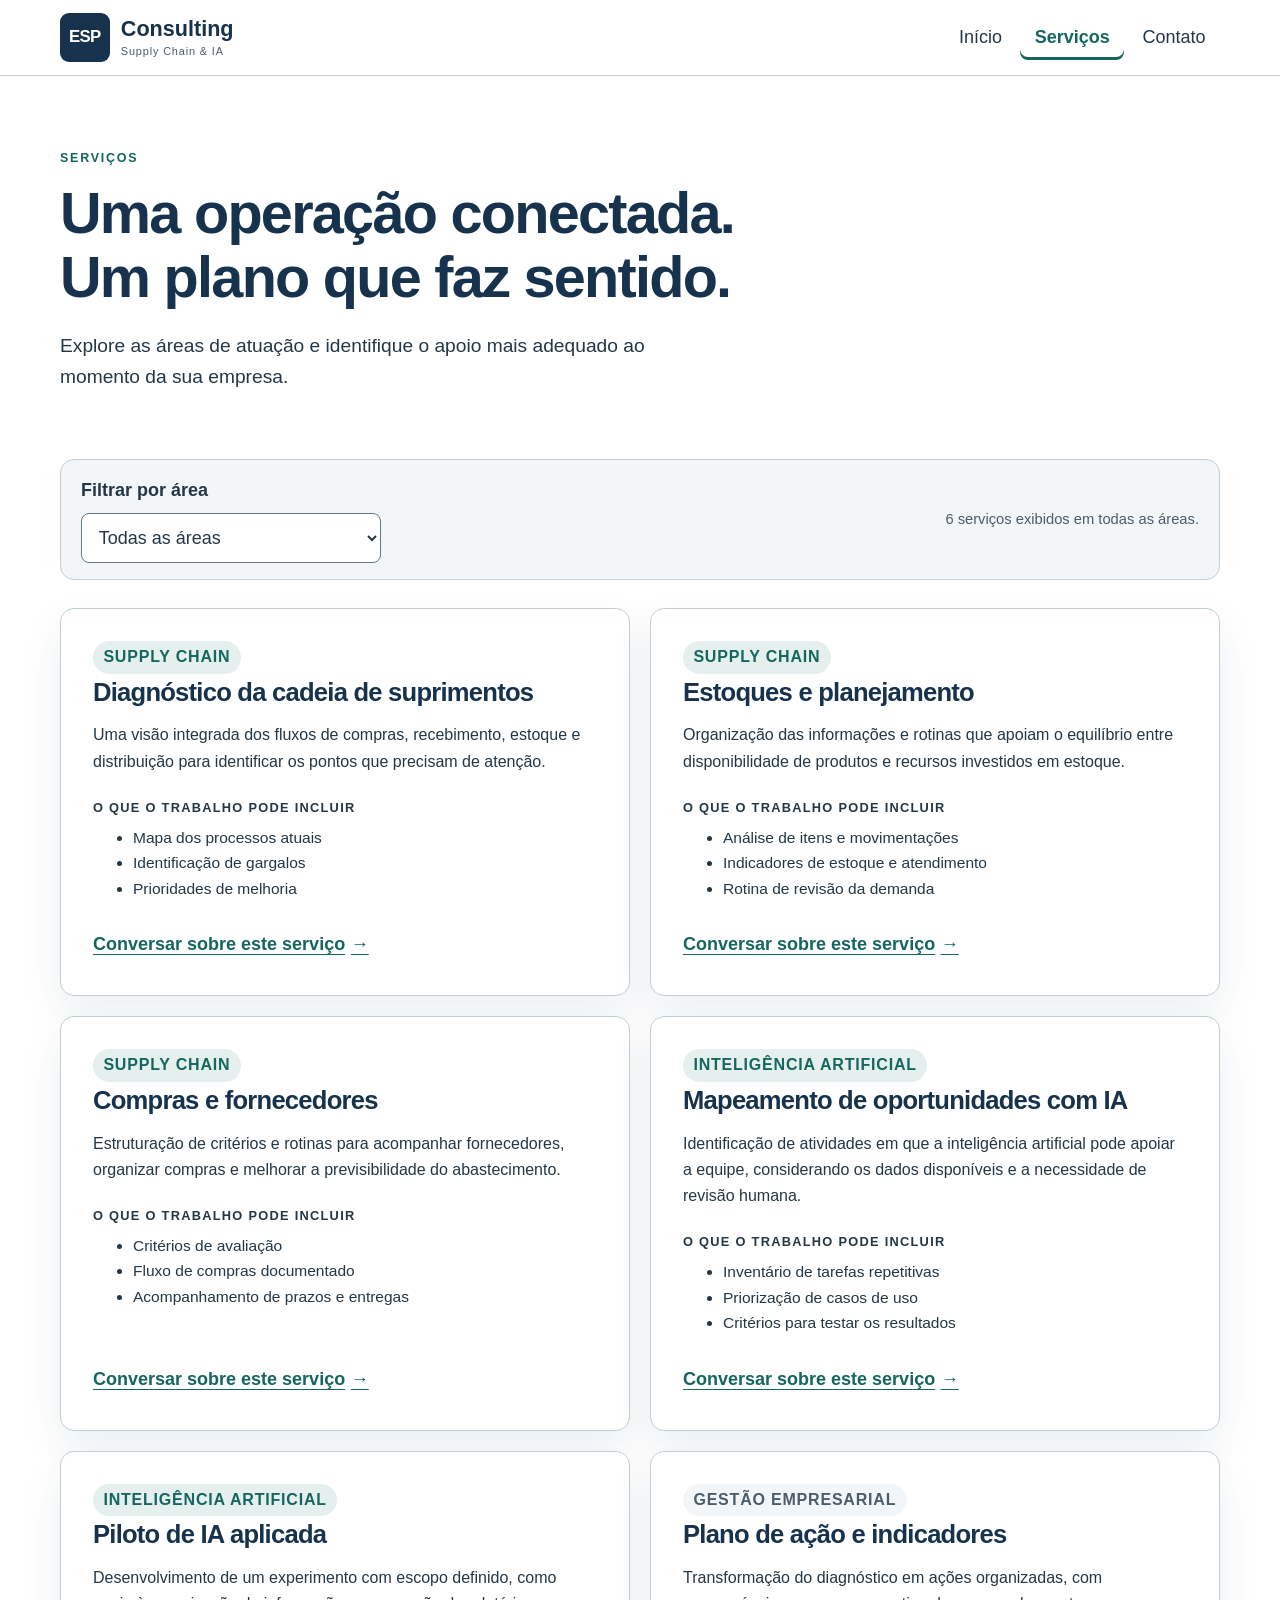
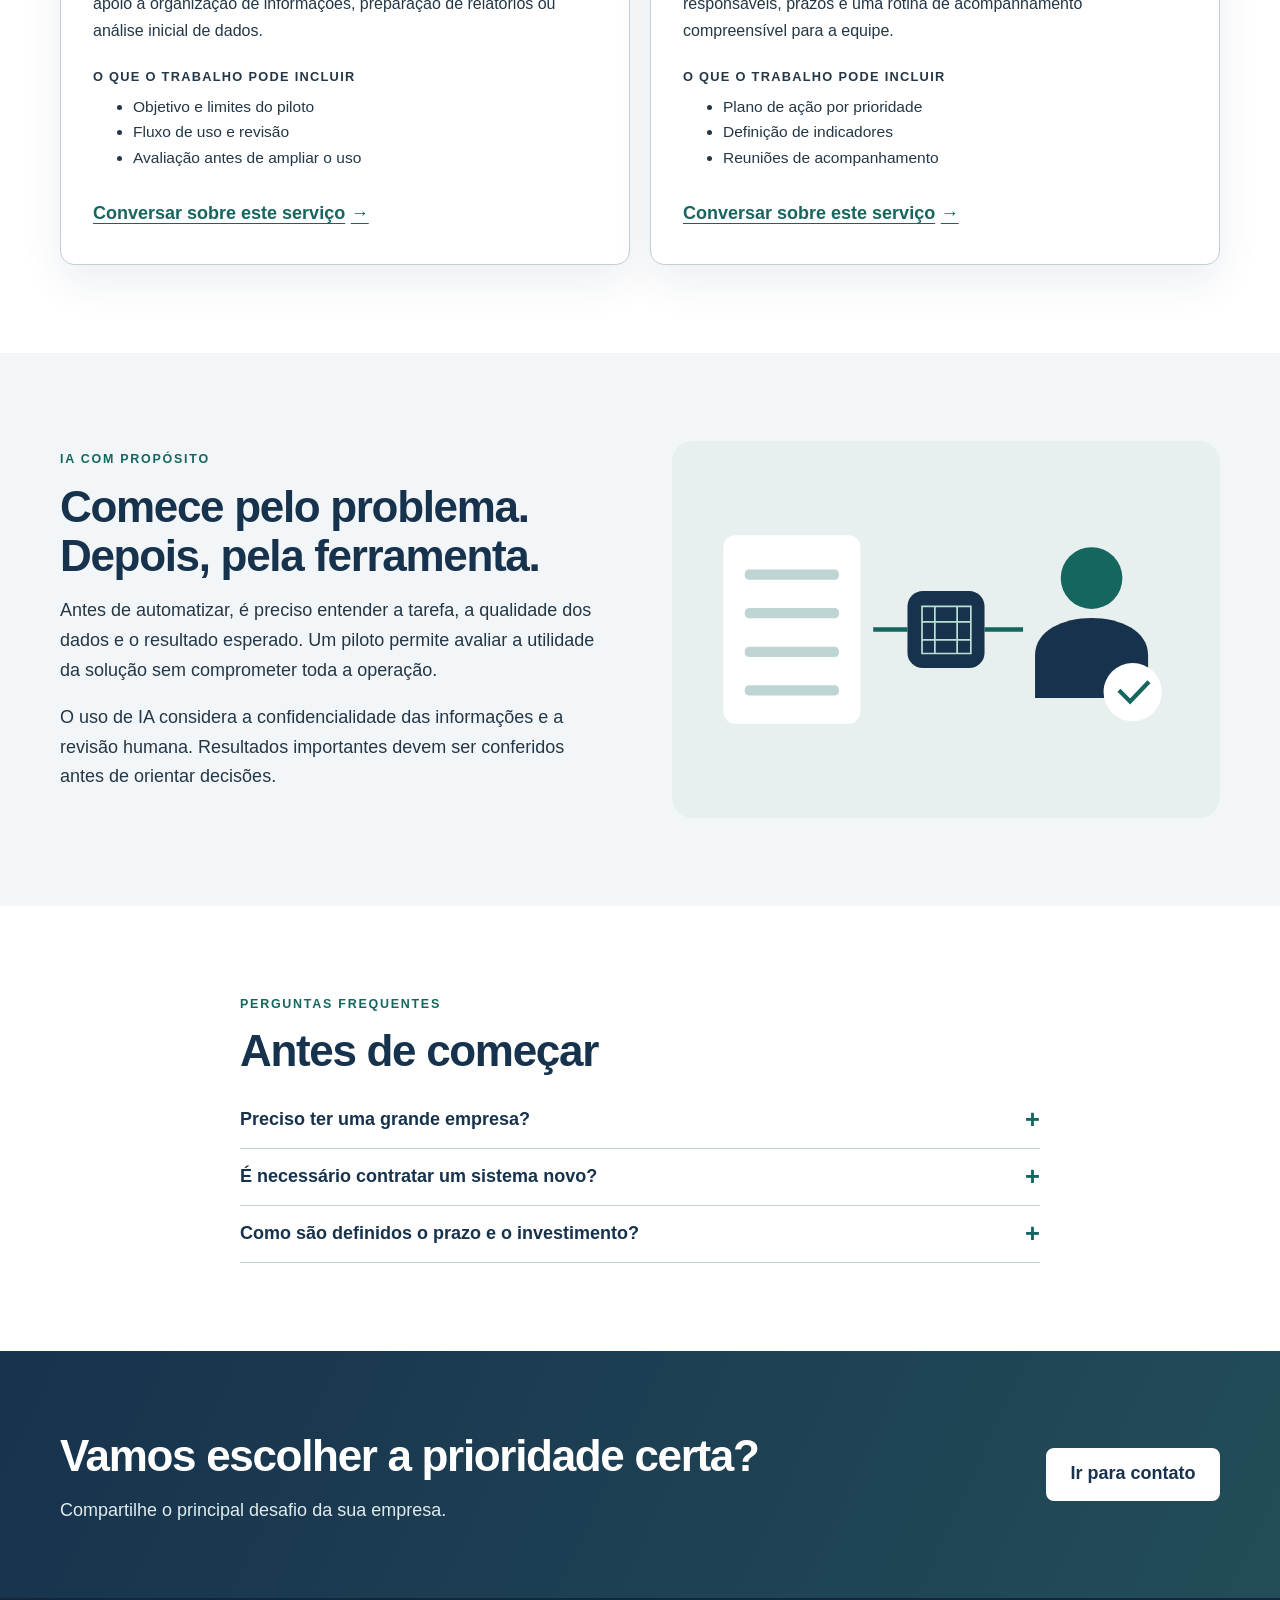
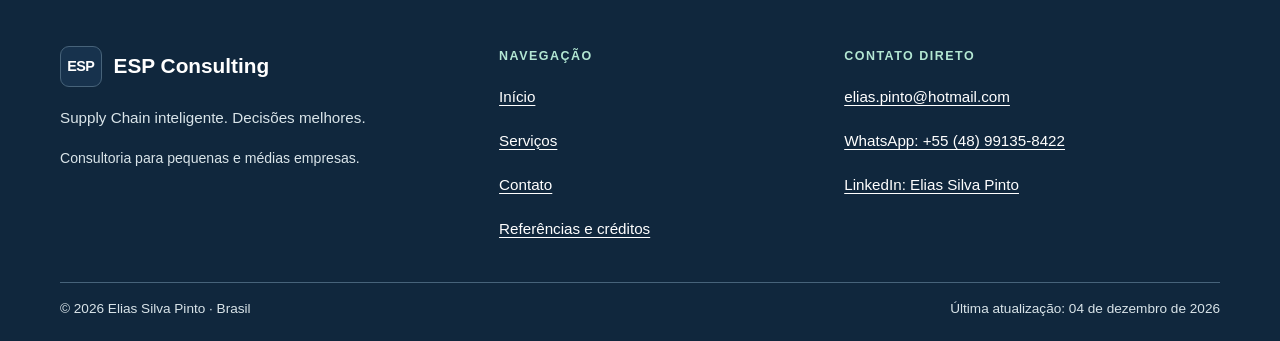
<file: projeto/servicos.html>
<!DOCTYPE html>
<html lang="pt-BR">
<head>
  <meta charset="UTF-8">
  <meta name="viewport" content="width=device-width, initial-scale=1.0">
  <meta name="description" content="Serviços de Supply Chain, IA aplicada e gestão empresarial da ESP Consulting para pequenas e médias empresas.">
  <meta name="author" content="Elias Silva Pinto">
  <meta name="theme-color" content="#17324d">
  <title>Serviços | ESP Consulting</title>
  <link rel="icon" href="imagens/favicon.svg" type="image/svg+xml">
  <link rel="stylesheet" href="estilos/projeto.css">
  <script src="scripts/projeto.js" defer></script>
</head>
<body>
  <a class="skip" href="#conteudo">Pular para o conteúdo</a>
  <header class="site-header">
    <div class="container header-row">
      <a class="brand" href="index.html" aria-label="ESP Consulting — página inicial">
        <span class="monogram" aria-hidden="true">ESP</span>
        <span class="brand-text">Consulting<small>Supply Chain &amp; IA</small></span>
      </a>
      <button class="menu-toggle" type="button" aria-controls="navegacao" aria-expanded="false" hidden>
        <span class="menu-icon" aria-hidden="true"></span><span class="menu-label">Menu</span>
      </button>
      <nav id="navegacao" aria-label="Navegação principal">
        <a href="index.html">Início</a><a href="servicos.html" aria-current="page">Serviços</a><a href="contato.html">Contato</a>
      </nav>
    </div>
  </header>
  <main id="conteudo">
    <section class="page-heading">
      <div class="container">
        <p class="eyebrow">Serviços</p>
        <h1>Uma operação conectada. Um plano que faz sentido.</h1>
        <p class="lead">Explore as áreas de atuação e identifique o apoio mais adequado ao momento da sua empresa.</p>
      </div>
    </section>

    <section class="section compact" aria-labelledby="lista-titulo">
      <div class="container">
        <h2 id="lista-titulo" class="visually-hidden">Lista de serviços</h2>
        <div class="filter-bar">
          <div class="filter-field">
            <label for="filtro-area">Filtrar por área</label>
            <select id="filtro-area">
              <option value="todos">Todas as áreas</option>
              <option value="supply-chain">Supply Chain</option>
              <option value="ia">Inteligência Artificial</option>
              <option value="gestao">Gestão empresarial</option>
            </select>
          </div>
          <p id="resultado-filtro" class="filter-status" role="status" aria-live="polite">6 serviços exibidos em todas as áreas.</p>
        </div>
        <div id="lista-servicos" class="service-grid">
    <article class="service-card" id="diagnostico">
      <p class="service-tag supply-chain">Supply Chain</p>
      <h2>Diagnóstico da cadeia de suprimentos</h2>
      <p>Uma visão integrada dos fluxos de compras, recebimento, estoque e distribuição para identificar os pontos que precisam de atenção.</p>
      <h3>O que o trabalho pode incluir</h3>
      <ul><li>Mapa dos processos atuais</li><li>Identificação de gargalos</li><li>Prioridades de melhoria</li></ul>
      <a href="contato.html?area=supply-chain">Conversar sobre este serviço <span aria-hidden="true">→</span></a>
    </article>
    <article class="service-card" id="estoques">
      <p class="service-tag supply-chain">Supply Chain</p>
      <h2>Estoques e planejamento</h2>
      <p>Organização das informações e rotinas que apoiam o equilíbrio entre disponibilidade de produtos e recursos investidos em estoque.</p>
      <h3>O que o trabalho pode incluir</h3>
      <ul><li>Análise de itens e movimentações</li><li>Indicadores de estoque e atendimento</li><li>Rotina de revisão da demanda</li></ul>
      <a href="contato.html?area=supply-chain">Conversar sobre este serviço <span aria-hidden="true">→</span></a>
    </article>
    <article class="service-card" id="fornecedores">
      <p class="service-tag supply-chain">Supply Chain</p>
      <h2>Compras e fornecedores</h2>
      <p>Estruturação de critérios e rotinas para acompanhar fornecedores, organizar compras e melhorar a previsibilidade do abastecimento.</p>
      <h3>O que o trabalho pode incluir</h3>
      <ul><li>Critérios de avaliação</li><li>Fluxo de compras documentado</li><li>Acompanhamento de prazos e entregas</li></ul>
      <a href="contato.html?area=supply-chain">Conversar sobre este serviço <span aria-hidden="true">→</span></a>
    </article>
    <article class="service-card" id="oportunidades-ia">
      <p class="service-tag ia">Inteligência Artificial</p>
      <h2>Mapeamento de oportunidades com IA</h2>
      <p>Identificação de atividades em que a inteligência artificial pode apoiar a equipe, considerando os dados disponíveis e a necessidade de revisão humana.</p>
      <h3>O que o trabalho pode incluir</h3>
      <ul><li>Inventário de tarefas repetitivas</li><li>Priorização de casos de uso</li><li>Critérios para testar os resultados</li></ul>
      <a href="contato.html?area=ia">Conversar sobre este serviço <span aria-hidden="true">→</span></a>
    </article>
    <article class="service-card" id="piloto-ia">
      <p class="service-tag ia">Inteligência Artificial</p>
      <h2>Piloto de IA aplicada</h2>
      <p>Desenvolvimento de um experimento com escopo definido, como apoio à organização de informações, preparação de relatórios ou análise inicial de dados.</p>
      <h3>O que o trabalho pode incluir</h3>
      <ul><li>Objetivo e limites do piloto</li><li>Fluxo de uso e revisão</li><li>Avaliação antes de ampliar o uso</li></ul>
      <a href="contato.html?area=ia">Conversar sobre este serviço <span aria-hidden="true">→</span></a>
    </article>
    <article class="service-card" id="gestao">
      <p class="service-tag gestao">Gestão empresarial</p>
      <h2>Plano de ação e indicadores</h2>
      <p>Transformação do diagnóstico em ações organizadas, com responsáveis, prazos e uma rotina de acompanhamento compreensível para a equipe.</p>
      <h3>O que o trabalho pode incluir</h3>
      <ul><li>Plano de ação por prioridade</li><li>Definição de indicadores</li><li>Reuniões de acompanhamento</li></ul>
      <a href="contato.html?area=gestao">Conversar sobre este serviço <span aria-hidden="true">→</span></a>
    </article>
        </div>
      </div>
    </section>

    <section class="section tinted" aria-labelledby="ia-titulo">
      <div class="container split">
        <div>
          <p class="eyebrow">IA com propósito</p>
          <h2 id="ia-titulo">Comece pelo problema. Depois, pela ferramenta.</h2>
          <p>Antes de automatizar, é preciso entender a tarefa, a qualidade dos dados e o resultado esperado. Um piloto permite avaliar a utilidade da solução sem comprometer toda a operação.</p>
          <p>O uso de IA considera a confidencialidade das informações e a revisão humana. Resultados importantes devem ser conferidos antes de orientar decisões.</p>
        </div>
        <img class="framed" src="imagens/inteligencia.svg" width="640" height="440" loading="lazy" decoding="async" alt="Ilustração de dados organizados, processamento e revisão de resultados por uma pessoa.">
      </div>
    </section>

    <section class="section" aria-labelledby="faq-titulo">
      <div class="container narrow">
        <p class="eyebrow">Perguntas frequentes</p>
        <h2 id="faq-titulo">Antes de começar</h2>
        <div class="faq">
          <details><summary>Preciso ter uma grande empresa?</summary><p>Não. O trabalho é pensado para pequenas e médias empresas. O escopo depende da complexidade dos processos e das prioridades identificadas.</p></details>
          <details><summary>É necessário contratar um sistema novo?</summary><p>Nem sempre. O diagnóstico considera os processos, as rotinas e as ferramentas que a empresa já utiliza antes de propor novas soluções.</p></details>
          <details><summary>Como são definidos o prazo e o investimento?</summary><p>Após compreender o desafio, o escopo e as entregas, é possível definir uma proposta. Não há preço único para situações com necessidades diferentes.</p></details>
        </div>
      </div>
    </section>

    <section class="cta" aria-labelledby="cta-titulo">
      <div class="container cta-grid">
        <div>
          <h2 id="cta-titulo">Vamos escolher a prioridade certa?</h2>
          <p>Compartilhe o principal desafio da sua empresa.</p>
        </div>
        <a class="button" href="contato.html">Ir para contato</a>
      </div>
    </section>
  </main>
  <footer class="site-footer">
    <div class="container footer-grid">
      <div class="footer-about">
        <p class="footer-brand"><span class="monogram" aria-hidden="true">ESP</span>ESP Consulting</p>
        <p>Supply Chain inteligente. Decisões melhores.</p>
        <p class="footer-small">Consultoria para pequenas e médias empresas.</p>
      </div>
      <nav aria-label="Links do rodapé">
        <p class="footer-title">Navegação</p>
        <ul class="footer-list">
          <li><a href="index.html">Início</a></li>
          <li><a href="servicos.html">Serviços</a></li>
          <li><a href="contato.html">Contato</a></li>
          <li><a href="referencias.html">Referências e créditos</a></li>
        </ul>
      </nav>
      <div>
        <p class="footer-title">Contato direto</p>
        <ul class="footer-list">
          <li><a href="mailto:elias.pinto@hotmail.com">elias.pinto@hotmail.com</a></li>
          <li><a href="https://wa.me/5548991358422">WhatsApp: +55 (48) 99135-8422</a></li>
          <li><a href="https://www.linkedin.com/in/epinto-executivo/">LinkedIn: Elias Silva Pinto</a></li>
        </ul>
      </div>
    </div>
    <div class="container footer-base">
      <p>© <span id="ano">2026</span> Elias Silva Pinto · Brasil</p>
      <p id="ultima-atualizacao"></p>
    </div>
  </footer>
</body>
</html>
</file>
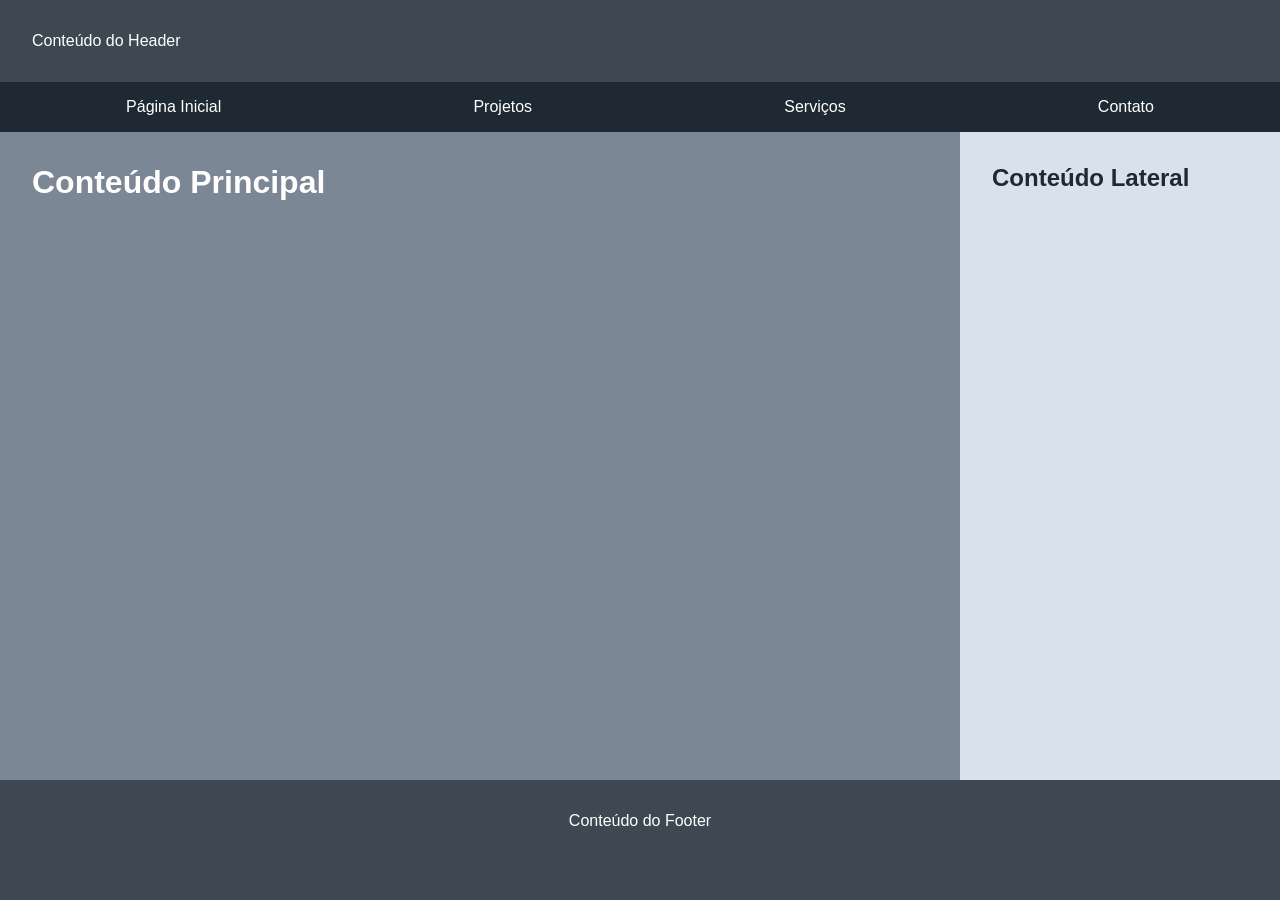
<file: semana01/layout-basico.html>
<!DOCTYPE html>
<html lang="pt-BR">
<head>
  <meta charset="UTF-8">
  <meta name="viewport" content="width=device-width, initial-scale=1.0">
  <meta name="description" content="Atividade de layout básico do curso WDD 131">
  <meta name="author" content="Elias da Silva Pinto">
  <title>Elias da Silva Pinto | WDD 131</title>
  <link rel="stylesheet" href="estilos/layout.css">
</head>
<body>
  <header>
    <p>Conteúdo do Header</p>

    <nav>
      <a href="#">Página Inicial</a>
      <a href="#">Projetos</a>
      <a href="#">Serviços</a>
      <a href="#">Contato</a>
    </nav>
  </header>

  <main>
    <h1>Conteúdo Principal</h1>
  </main>

  <aside>
    <h2>Conteúdo Lateral</h2>
  </aside>

  <footer>
    <p>Conteúdo do Footer</p>
  </footer>
</body>
</html>
</file>
<file: estilos/base.css>
:root {
  --cor-primaria: #1f567d;
  --cor-secundaria: #2d2d2d;
  --cor-destaque: #f2c14e;
  --cor-fundo: #ffffff;
  --cor-texto: #202124;
  --cor-borda: #b8b8b8;
  --cor-clara: #ffffff;

  --fonte-titulo: "Montserrat", Arial, sans-serif;
  --fonte-corpo: "Roboto", Arial, sans-serif;
}

/* Configurações gerais */

* {
  box-sizing: border-box;
  margin: 0;
  padding: 0;
}

body {
  background-color: var(--cor-fundo);
  color: var(--cor-texto);
  font-family: var(--fonte-corpo);
  line-height: 1.6;
}

/* Cabeçalho */

header {
  background-color: var(--cor-primaria);
  color: var(--cor-clara);
}

header span {
  display: block;
}

#course-title {
  padding: 1.5rem;
  font-family: var(--fonte-titulo);
  font-size: 1.8rem;
  font-weight: 500;
  text-align: center;
}

/* Menu de navegação */

nav {
  display: flex;
  justify-content: space-around;
  align-items: center;
  background-color: var(--cor-secundaria);
}

nav a {
  display: block;
  flex: 1;
  padding: 1rem;
  color: var(--cor-clara);
  font-size: 1.1rem;
  font-weight: 500;
  text-align: center;
  text-decoration: none;
}

nav a:hover,
nav a:focus {
  background-color: var(--cor-destaque);
  color: #17202a;
  text-decoration: underline;
}

/* Conteúdo principal */

main {
  max-width: 1200px;
  margin: 0 auto;
  padding: 1.5rem;
}

main > h1 {
  margin-bottom: 1.5rem;
  color: var(--cor-texto);
  font-family: var(--fonte-titulo);
  font-size: 2.2rem;
  font-weight: 500;
  text-align: center;
}

/* Organização dos cartões com CSS Grid */

.conteudo-principal {
  display: grid;
  grid-template-columns: 2fr 1fr;
  gap: 1rem;
  align-items: stretch;
}

/* Cartões */

.card {
  overflow: hidden;
  background-color: var(--cor-clara);
  border: 1px solid var(--cor-borda);
  border-radius: 12px;
  box-shadow: 0 2px 5px rgba(0, 0, 0, 0.12);
}

.card h2 {
  padding: 0.75rem 1rem;
  background-color: var(--cor-primaria);
  color: var(--cor-clara);
  font-family: var(--fonte-titulo);
  font-size: 1.4rem;
  text-align: center;
}

/* Cartão Sobre Mim */

.sobre-mim {
  padding: 1.5rem;
}

.sobre-mim::after {
  display: block;
  clear: both;
  content: "";
}

.sobre-mim p {
  margin-bottom: 1rem;
}

.foto-perfil {
  float: right;
  width: 180px;
  height: auto;
  margin: 0 0 1rem 1.5rem;
  border: 1px solid var(--cor-borda);
  border-radius: 4px;
}

.sobre-mim h3 {
  clear: both;
  width: 70%;
  margin: 1.5rem auto 1rem;
  padding-bottom: 0.25rem;
  border-bottom: 1px solid var(--cor-borda);
  font-family: var(--fonte-titulo);
  font-size: 1.25rem;
  text-align: center;
}

/* Informações sobre o Brasil */

.informacoes-local {
  display: grid;
  grid-template-columns: 220px 1fr;
  gap: 1.5rem;
  align-items: center;
}

.informacoes-local figure {
  text-align: center;
}

.informacoes-local img {
  display: block;
  width: 100%;
  height: auto;
  border: 1px solid var(--cor-borda);
}

.informacoes-local figcaption {
  margin-top: 0.5rem;
  font-size: 0.85rem;
  font-style: italic;
}

/* Cartão Recursos Web Dev */

.recursos {
  display: flex;
  flex-direction: column;
}

.recursos ul {
  margin: auto 0;
  padding: 3rem 2rem 3rem 4rem;
}

.recursos li {
  margin-bottom: 0.7rem;
}

.recursos a {
  color: #0645ad;
}

.recursos a:hover,
.recursos a:focus {
  color: #8b1a1a;
}

/* Rodapé */

footer {
  margin-top: 1.5rem;
  padding: 1.25rem;
  background-color: var(--cor-primaria);
  color: var(--cor-clara);
  text-align: center;
}

footer p {
  margin: 0.2rem 0;
}

#ultimaModificacao {
  color: var(--cor-destaque);
  font-size: 0.9rem;
}

/* Ajustes para telas menores */

@media screen and (max-width: 750px) {
  #course-title {
    font-size: 1.4rem;
  }

  nav {
    flex-direction: column;
  }

  nav a {
    width: 100%;
  }

  main > h1 {
    font-size: 1.8rem;
  }

  .conteudo-principal {
    grid-template-columns: 1fr;
  }

  .foto-perfil {
    float: none;
    display: block;
    margin: 0 auto 1rem;
  }

  .sobre-mim h3 {
    width: 100%;
  }

  .informacoes-local {
    grid-template-columns: 1fr;
  }

  .informacoes-local figure {
    width: 100%;
    max-width: 250px;
    margin: 0 auto;
  }
}
</file>
<file: projeto/estilos/projeto.css>
/* ESP Consulting — S06 V3
   Paleta: navy #17324D, teal #14665F, cinza claro #F3F6F8, branco, grafite #243746,
   menta #B3E7D3 (destaques sobre fundo escuro) e borda #C3CFD5. */

:root {
  --navy: #17324d;
  --navy-deep: #10273d;
  --teal: #14665f;
  --teal-soft: #e5f0ee;
  --light: #f3f6f8;
  --ink: #243746;
  --muted: #4a5d69;
  --white: #fff;
  --border: #c3cfd5;
  --mint: #b3e7d3;
  --radius: 14px;
  --shadow: 0 18px 40px rgb(23 50 77 / 8%);
  --gutter: clamp(1rem, 4vw, 2.5rem);
}

/* Base */
* { box-sizing: border-box; }
html { scroll-padding-top: 1rem; }
body {
  margin: 0;
  color: var(--ink);
  background: var(--white);
  font-family: Arial, Helvetica, sans-serif;
  font-size: 18px;
  line-height: 1.65;
}
img { display: block; max-width: 100%; height: auto; }
a { color: var(--teal); text-underline-offset: .22em; }
a:hover { color: var(--navy); }
button, input, select, textarea { font: inherit; }
h1, h2, h3 { color: var(--navy); line-height: 1.12; letter-spacing: -.03em; text-wrap: balance; }
h1 { font-size: clamp(2.2rem, 6vw, 4.25rem); margin: .5rem 0 1.25rem; }
h2 { font-size: clamp(1.75rem, 3.6vw, 2.75rem); margin: .5rem 0 1rem; }
h3 { font-size: 1.25rem; margin: 0 0 .6rem; letter-spacing: -.015em; }
p { margin: 0 0 1.1rem; }
ul, ol { margin: 0 0 1.1rem; }
:focus-visible { outline: 3px solid #9d410e; outline-offset: 3px; }
[hidden] { display: none !important; }
.visually-hidden {
  position: absolute; width: 1px; height: 1px; padding: 0; margin: -1px;
  overflow: hidden; clip-path: inset(50%); white-space: nowrap; border: 0;
}

/* Layout */
.container { width: 100%; max-width: 1240px; margin-inline: auto; padding-inline: var(--gutter); }
.narrow { max-width: 880px; }
.section { padding-block: clamp(3.25rem, 7vw, 5.5rem); }
.section.compact { padding-top: 0; }
.tinted { background: var(--light); }
.section-heading { max-width: 680px; margin-bottom: 2.5rem; }
.split, .hero-grid, .about-grid, .contact-grid, .cta-grid, .footer-grid, .quote-grid,
.area-grid, .service-grid { display: grid; gap: 2rem; grid-template-columns: minmax(0, 1fr); }
.split { align-items: center; gap: clamp(2rem, 5vw, 4rem); }

/* Elementos comuns */
.eyebrow { margin: 0 0 .75rem; color: var(--teal); font-size: .78rem; font-weight: 700; letter-spacing: .14em; text-transform: uppercase; }
.lead { max-width: 640px; font-size: clamp(1.05rem, 1.6vw, 1.2rem); }
.muted { color: var(--muted); font-size: .9rem; }
.actions { display: flex; flex-wrap: wrap; align-items: center; gap: .75rem 1.5rem; margin-block: 1.75rem; }
.button {
  display: inline-flex; align-items: center; justify-content: center; min-height: 50px;
  padding: .8rem 1.4rem; border: 2px solid var(--teal); border-radius: 8px;
  background: var(--teal); color: var(--white); font-weight: 700; line-height: 1.3;
  text-align: center; text-decoration: none; cursor: pointer;
  transition: background-color .2s, border-color .2s, color .2s;
}
.button:hover { background: var(--navy); border-color: var(--navy); color: var(--white); }
.button.secondary { background: transparent; color: var(--teal); }
.button.secondary:hover { background: var(--teal-soft); color: var(--navy); }
.button.full { width: 100%; }
.text-link { display: inline-flex; align-items: center; gap: .35rem; min-height: 44px; font-weight: 700; }
.link-button { min-height: 44px; padding: 0; border: 0; background: none; color: var(--muted); text-decoration: underline; text-underline-offset: .22em; cursor: pointer; }
.link-button:hover { color: var(--navy); }
.notice { margin-block: 1.5rem; padding: 1.1rem 1.25rem; border-left: 4px solid var(--teal); border-radius: 0 10px 10px 0; background: var(--light); }
.notice p:last-child { margin-bottom: 0; }
.notice.warning { border-left-color: #9d410e; background: #fbf1ea; }
.monogram {
  display: inline-flex; align-items: center; justify-content: center; flex-shrink: 0;
  width: 3.1rem; height: 3.1rem; border-radius: 9px; background: var(--navy);
  color: var(--white); font-size: 1.05rem; font-weight: 700; letter-spacing: -.04em;
}
.monogram.large { width: 4rem; height: 4rem; font-size: 1.3rem; }

/* Cabeçalho e navegação */
.skip { position: absolute; top: -100px; left: 1rem; z-index: 20; padding: .75rem 1rem; background: var(--white); }
.skip:focus { top: .5rem; }
.site-header { position: sticky; top: 0; z-index: 10; border-bottom: 1px solid var(--border); background: rgb(255 255 255 / 96%); }
.header-row { display: flex; flex-wrap: wrap; align-items: center; justify-content: space-between; gap: .5rem 1rem; padding-block: .8rem; }
.brand { display: inline-flex; align-items: center; gap: .7rem; color: var(--navy); font-size: 1.35rem; font-weight: 700; line-height: 1.1; text-decoration: none; }
.brand-text small { display: block; margin-top: .3rem; color: var(--muted); font-size: .68rem; font-weight: 400; letter-spacing: .08em; }
#navegacao { display: flex; flex-wrap: wrap; gap: .25rem; }
#navegacao a { display: inline-flex; align-items: center; min-height: 44px; padding: .4rem .9rem; border-radius: 8px; color: var(--ink); text-decoration: none; }
#navegacao a:hover { background: var(--light); color: var(--navy); }
#navegacao a[aria-current="page"] { color: var(--teal); font-weight: 700; box-shadow: inset 0 -3px 0 var(--teal); }
.menu-toggle { display: inline-flex; align-items: center; gap: .55rem; min-height: 44px; padding: .45rem .9rem; border: 1px solid var(--border); border-radius: 8px; background: var(--white); color: var(--navy); font-weight: 700; cursor: pointer; }
.menu-icon, .menu-icon::before, .menu-icon::after { display: block; width: 18px; height: 2px; background: currentcolor; }
.menu-icon { position: relative; }
.menu-icon::before, .menu-icon::after { content: ""; position: absolute; left: 0; }
.menu-icon::before { top: -6px; }
.menu-icon::after { top: 6px; }
.menu-toggle[aria-expanded="true"] .menu-icon { background: transparent; }
.menu-toggle[aria-expanded="true"] .menu-icon::before { top: 0; transform: rotate(45deg); }
.menu-toggle[aria-expanded="true"] .menu-icon::after { top: 0; transform: rotate(-45deg); }

/* Abertura */
.hero {
  padding-block: clamp(3rem, 8vw, 6rem);
  background: radial-gradient(ellipse at 85% 15%, #24505a 0%, transparent 55%), var(--navy);
  color: var(--white);
}
.hero-grid { align-items: center; gap: clamp(2.5rem, 5vw, 4rem); }
.hero h1 { color: var(--white); letter-spacing: -.045em; }
.hero h1 span { color: var(--mint); }
.hero .eyebrow { color: var(--mint); }
.hero .lead { color: #e1ebee; }
.hero .button { border-color: var(--mint); background: var(--mint); color: var(--navy); }
.hero .button:hover { border-color: var(--white); background: var(--white); }
.hero .text-link { color: var(--white); }
.hero :focus-visible { outline-color: var(--mint); }
.hero-tags { display: flex; flex-wrap: wrap; gap: .5rem; padding: 0; list-style: none; }
.hero-tags li { padding: .3rem .75rem; border: 1px solid #5b8790; border-radius: 999px; color: #d9e9eb; font-size: .82rem; }
.hero-visual { margin: 0; padding: .75rem; border: 1px solid #5b8790; border-radius: 20px; background: rgb(19 45 61 / 75%); box-shadow: 0 30px 70px rgb(6 20 34 / 45%); }
.visual-caption, .hero-visual figcaption { display: flex; align-items: center; gap: .5rem; margin: 0; padding: .55rem .4rem; color: #d9e9eb; font-size: .78rem; letter-spacing: .05em; }
.visual-caption { text-transform: uppercase; }
.hero-art { border-radius: 14px; }
.status-dot { width: 8px; height: 8px; border-radius: 50%; background: var(--mint); }

/* Faixa de posicionamento */
.statement { border-bottom: 1px solid var(--border); background: var(--teal-soft); }
.statement-row { display: flex; flex-wrap: wrap; align-items: center; justify-content: space-between; gap: .75rem 2rem; padding-block: 1.4rem; }
.statement-text { margin: 0; color: var(--navy); font-size: clamp(1.15rem, 2.2vw, 1.45rem); font-weight: 700; letter-spacing: -.02em; }
.statement-text span { color: var(--teal); }
.statement-list { display: flex; flex-wrap: wrap; gap: .4rem 1.5rem; margin: 0; padding: 0; list-style: none; color: var(--teal); font-size: .9rem; font-weight: 700; }
.statement-list li::before { content: ""; display: inline-block; width: 7px; height: 7px; margin-right: .5rem; border-radius: 50%; background: var(--teal); vertical-align: middle; }

/* Cartões das áreas */
.area-card { display: flex; flex-direction: column; padding: clamp(1.5rem, 3vw, 2rem); border: 1px solid var(--border); border-top: 4px solid var(--teal); border-radius: var(--radius); background: var(--white); box-shadow: var(--shadow); }
.area-card.support { border-top-color: var(--border); box-shadow: none; background: var(--light); }
.area-card p { font-size: 1rem; }
.area-card > a { display: inline-flex; align-items: center; gap: .35rem; min-height: 44px; margin-top: auto; font-weight: 700; }
.area-meta { display: flex; align-items: center; justify-content: space-between; margin-bottom: 1.25rem; }
.area-number { color: var(--teal); font-size: 2rem; font-weight: 700; letter-spacing: -.04em; line-height: 1; }
.area-tag { padding: .2rem .65rem; border-radius: 999px; background: var(--teal-soft); color: var(--teal); font-size: .75rem; font-weight: 700; letter-spacing: .04em; text-transform: uppercase; }
.support .area-number { color: var(--muted); }
.support .area-tag { background: var(--white); color: var(--muted); }

/* Método */
.framed { border-radius: var(--radius); }
.steps { margin: 1.75rem 0 0; padding: 0; list-style: none; counter-reset: etapa; }
.steps li { position: relative; padding: 0 0 1.5rem 4rem; counter-increment: etapa; }
.steps li::before { content: counter(etapa); position: absolute; top: -.2rem; left: 0; display: grid; place-items: center; width: 2.6rem; height: 2.6rem; border-radius: 50%; background: var(--teal); color: var(--white); font-weight: 700; }
.steps li:not(:last-child)::after { content: ""; position: absolute; top: 2.6rem; bottom: .2rem; left: 1.25rem; width: 2px; background: var(--border); }
.steps p { margin: 0; font-size: 1rem; }

/* Sobre */
.about-grid { align-items: start; gap: clamp(2rem, 5vw, 4rem); }
.profile-card { padding: clamp(1.5rem, 3vw, 2rem); border: 1px solid var(--border); border-radius: var(--radius); background: var(--light); }
.profile-head { display: flex; align-items: center; gap: 1rem; padding-bottom: 1.25rem; margin-bottom: 1.25rem; border-bottom: 1px solid var(--border); }
.profile-head p { margin: 0; line-height: 1.3; }
.profile-head strong { display: block; color: var(--navy); font-size: 1.15rem; }
.profile-head p span { color: var(--muted); font-size: .9rem; }
.profile-label { margin-bottom: .4rem; color: var(--teal); font-size: .75rem; font-weight: 700; letter-spacing: .12em; text-transform: uppercase; }
.profile-list, .check-list { padding: 0; list-style: none; }
.profile-list li, .check-list li { position: relative; padding-left: 1.6rem; margin-bottom: .45rem; }
.profile-list li::before, .check-list li::before { content: ""; position: absolute; top: .5em; left: .2rem; width: .55rem; height: .3rem; border-bottom: 2px solid var(--teal); border-left: 2px solid var(--teal); transform: rotate(-45deg); }

/* Citações */
.quote-grid { gap: 1.5rem; }
.quote-card { display: flex; flex-direction: column; margin: 0; padding: clamp(1.5rem, 3.5vw, 2.5rem); border: 1px solid var(--border); border-radius: var(--radius); background: var(--white); }
.quote-card blockquote { position: relative; margin: 0 0 1.5rem; padding-top: 2.6rem; }
.quote-card blockquote::before { content: "\201C"; position: absolute; top: -.6rem; left: -.2rem; color: var(--teal); font-size: 5rem; font-weight: 700; line-height: 1; }
.quote-card blockquote p { margin: 0; color: var(--navy); font-size: clamp(1.45rem, 2.6vw, 2rem); letter-spacing: -.03em; line-height: 1.25; }
.quote-card figcaption { display: flex; flex: 1; flex-direction: column; align-items: flex-start; }
.quote-card figcaption strong { color: var(--navy); }
.quote-card figcaption span { color: var(--muted); font-size: .88rem; }
.quote-card figcaption a { display: inline-flex; align-items: center; min-height: 44px; font-size: .88rem; }
.quote-context { align-self: stretch; margin: auto 0 0; padding-top: 1rem; border-top: 1px solid var(--border); font-size: .95rem; }
.quote-card.dark { border-color: var(--navy); background: var(--navy); color: #e1ebee; }
.quote-card.dark blockquote p, .quote-card.dark figcaption strong { color: var(--white); }
.quote-card.dark blockquote::before { color: var(--mint); }
.quote-card.dark figcaption span { color: #c9d9dd; }
.quote-card.dark figcaption a { color: var(--mint); }
.quote-card.dark .quote-context { border-color: #47637a; }
.quote-card.dark :focus-visible { outline-color: var(--mint); }
.source-note { margin: 1.5rem 0 0; color: var(--muted); font-size: .88rem; }

/* Chamada final */
.cta { padding-block: clamp(3rem, 6vw, 4.5rem); background: linear-gradient(115deg, var(--navy), #234d59); color: #e1ebee; }
.cta-grid { align-items: center; }
.cta h2, .cta .eyebrow { color: var(--white); }
.cta p:last-child { margin-bottom: 0; }
.cta .button { justify-self: start; border-color: var(--white); background: var(--white); color: var(--navy); }
.cta .button:hover { border-color: var(--mint); background: var(--mint); }
.cta :focus-visible { outline-color: var(--white); }

/* Páginas internas */
.page-heading { padding-block: clamp(2.5rem, 6vw, 4.5rem) clamp(2rem, 4vw, 3rem); }
.page-heading h1 { max-width: 900px; font-size: clamp(2.1rem, 5vw, 3.6rem); }

/* Serviços */
.filter-bar { display: flex; flex-wrap: wrap; align-items: center; justify-content: space-between; gap: .75rem 1.5rem; margin-bottom: 1.75rem; padding: 1rem 1.25rem; border: 1px solid var(--border); border-radius: var(--radius); background: var(--light); }
.filter-field { display: flex; flex-wrap: wrap; align-items: center; gap: .5rem 1rem; }
.filter-field label { font-weight: 700; }
.filter-field select { width: min(100%, 300px); }
.filter-status { margin: 0; color: var(--muted); font-size: .92rem; }
.service-grid { gap: 1.25rem; }
.service-card { display: flex; flex-direction: column; padding: clamp(1.5rem, 3vw, 2rem); border: 1px solid var(--border); border-radius: var(--radius); background: var(--white); box-shadow: var(--shadow); }
.service-card h2 { font-size: clamp(1.35rem, 2.4vw, 1.6rem); margin-top: .25rem; }
.service-card p { font-size: 1rem; }
.service-card h3 { margin-top: .5rem; color: var(--ink); font-size: .8rem; letter-spacing: .1em; text-transform: uppercase; }
.service-card ul { font-size: .97rem; }
.service-card > a { display: inline-flex; align-items: center; gap: .35rem; min-height: 44px; margin-top: auto; padding-top: .5rem; font-weight: 700; }
.service-tag { align-self: flex-start; margin: 0; padding: .2rem .65rem; border-radius: 999px; background: var(--teal-soft); color: var(--teal); font-size: .75rem; font-weight: 700; letter-spacing: .05em; text-transform: uppercase; }
.service-tag.gestao { background: var(--light); color: var(--muted); }
.faq details { border-bottom: 1px solid var(--border); }
.faq summary { display: flex; align-items: center; justify-content: space-between; gap: 1rem; min-height: 56px; padding-block: .75rem; color: var(--navy); font-weight: 700; cursor: pointer; list-style: none; }
.faq summary::-webkit-details-marker { display: none; }
.faq summary::after { content: "+"; flex-shrink: 0; color: var(--teal); font-size: 1.6rem; line-height: 1; }
.faq details[open] summary::after { content: "\2212"; }
.faq details p { padding-bottom: .5rem; }

/* Contato */
.contact-grid { align-items: start; gap: clamp(2rem, 5vw, 3.5rem); }
.contact-aside h2 { margin-top: 2rem; font-size: clamp(1.4rem, 2.4vw, 1.75rem); }
.contact-card { padding: 1.5rem; border-radius: var(--radius); background: var(--navy); color: var(--white); }
.contact-card .eyebrow { color: var(--mint); }
.contact-card :focus-visible { outline-color: var(--mint); }
.direct-links { margin: 0; padding: 0; list-style: none; }
.direct-link { display: block; min-height: 44px; padding: .6rem 0; border-bottom: 1px solid #3b5872; color: var(--white); overflow-wrap: anywhere; text-decoration: none; }
.direct-links li:last-child .direct-link { border-bottom: 0; }
.direct-link:hover { color: var(--mint); }
.direct-label { display: block; color: #c9d9dd; font-size: .75rem; letter-spacing: .08em; text-transform: uppercase; }
.contact-form { padding: clamp(1.25rem, 3.5vw, 2.25rem); border: 1px solid var(--border); border-radius: var(--radius); background: var(--white); box-shadow: var(--shadow); }
.contact-form h2 { font-size: clamp(1.5rem, 2.6vw, 1.85rem); }
.contact-form fieldset { min-width: 0; margin: 0; padding: 0; border: 0; }
.contact-form fieldset:disabled { opacity: .55; }
.form-steps { display: flex; flex-wrap: wrap; gap: .5rem; margin: 0 0 1.5rem; padding: 0; list-style: none; counter-reset: passo; }
.form-steps li { display: inline-flex; align-items: center; gap: .45rem; padding: .3rem .75rem .3rem .35rem; border-radius: 999px; background: var(--light); color: var(--muted); font-size: .82rem; counter-increment: passo; }
.form-steps li::before { content: counter(passo); display: grid; place-items: center; width: 1.5rem; height: 1.5rem; border-radius: 50%; background: var(--white); color: var(--teal); font-weight: 700; font-size: .78rem; }
.form-steps .done, .form-steps .current { background: var(--teal-soft); color: var(--navy); font-weight: 700; }
.form-steps .done::before { content: "\2713"; background: var(--teal); color: var(--white); }
.form-steps .current::before { background: var(--navy); color: var(--white); }
.field-row { display: grid; gap: 0 1.25rem; grid-template-columns: minmax(0, 1fr); }
.field { margin-bottom: 1.1rem; }
.field label { display: block; margin-bottom: .35rem; font-weight: 700; }
.optional { color: var(--muted); font-size: .88rem; font-weight: 400; }
input:not([type="checkbox"]), select { height: 3.1rem; }
input:not([type="checkbox"]), textarea, select { width: 100%; min-height: 48px; padding: .7rem .8rem; border: 1px solid #657985; border-radius: 8px; background: var(--white); color: var(--ink); }
textarea { resize: vertical; }
input:not([type="checkbox"]):hover, textarea:hover, select:hover { border-color: var(--navy); }
.field-help { display: flex; flex-wrap: wrap; justify-content: space-between; gap: .25rem 1rem; margin: .4rem 0 0; color: var(--muted); font-size: .85rem; }
.check { display: flex; align-items: flex-start; gap: .75rem; margin-block: 1.25rem 1.5rem; font-size: .92rem; cursor: pointer; }
.check input { flex-shrink: 0; width: 24px; height: 24px; margin: .1rem 0 0; accent-color: var(--teal); }
.form-status { margin: 1rem 0 0; color: #8a3a0d; font-size: .95rem; font-weight: 700; }
.form-status:empty { margin: 0; }

/* Confirmação */
.confirmation { min-height: 50vh; }
.progress { margin-bottom: 2rem; }
.area-chip { display: inline-block; padding: .3rem .85rem; border-radius: 999px; background: var(--teal-soft); color: var(--navy); font-size: .9rem; font-weight: 700; }
.message-preview { margin-top: 1.5rem; padding: clamp(1.25rem, 3vw, 2rem); border: 1px solid var(--border); border-radius: var(--radius); background: var(--white); box-shadow: var(--shadow); }
.preview-head h2 { margin: 0; font-size: 1.35rem; }
.message-preview pre { margin: 1rem 0 0; padding: 1rem 1.1rem; border-radius: 10px; background: var(--light); font: inherit; font-size: 1rem; white-space: pre-wrap; overflow-wrap: anywhere; }
.message-preview .actions { margin-bottom: .5rem; }

/* Referências */
.prose h2 { margin-top: 2.5rem; font-size: clamp(1.4rem, 2.4vw, 1.8rem); }
.prose h2:first-child { margin-top: 0; }
.prose li { margin-bottom: .6rem; }
.palette { display: grid; gap: .5rem; padding: 0; list-style: none; grid-template-columns: repeat(auto-fill, minmax(min(100%, 230px), 1fr)); }
.palette li { display: flex; align-items: center; gap: .6rem; margin: 0; font-size: .95rem; }
.swatch { flex-shrink: 0; width: 28px; height: 28px; border: 1px solid #687c87; border-radius: 6px; }
.swatch-navy { background: var(--navy); }
.swatch-teal { background: var(--teal); }
.swatch-light { background: var(--light); }
.swatch-white { background: var(--white); }
.swatch-ink { background: var(--ink); }
.swatch-mint { background: var(--mint); }
.swatch-border { background: var(--border); }

/* Rodapé */
.site-footer { padding-block: 3rem 1.25rem; background: var(--navy-deep); color: #d9e4e9; font-size: .95rem; }
.site-footer a { display: inline-flex; align-items: center; min-height: 44px; color: var(--white); overflow-wrap: anywhere; }
.site-footer a:hover { color: var(--mint); }
.site-footer :focus-visible { outline-color: var(--white); }
.footer-brand { display: flex; align-items: center; gap: .75rem; color: var(--white); font-size: 1.3rem; font-weight: 700; }
.footer-brand .monogram { width: 2.6rem; height: 2.6rem; border: 1px solid #47637a; font-size: .9rem; }
.footer-small { font-size: .88rem; }
.footer-title { margin-bottom: .5rem; color: var(--mint); font-size: .78rem; font-weight: 700; letter-spacing: .12em; text-transform: uppercase; }
.footer-list { margin: 0; padding: 0; list-style: none; }
.footer-base { display: flex; flex-wrap: wrap; justify-content: space-between; gap: 0 1.5rem; margin-top: 2rem; background: linear-gradient(#47637a, #47637a) top / 100% 1px no-repeat content-box; font-size: .85rem; }
.footer-base p { margin: 1rem 0 0; }

/* Telas largas (760px ou mais) */
@media (min-width: 760px) {
  .hero-grid { grid-template-columns: minmax(0, 1fr) minmax(0, 1.05fr); }
  .split, .quote-grid, .service-grid, .field-row { grid-template-columns: repeat(2, minmax(0, 1fr)); }
  .area-grid { grid-template-columns: repeat(3, minmax(0, 1fr)); }
  .about-grid { grid-template-columns: minmax(0, 1.4fr) minmax(0, 1fr); }
  .contact-grid { grid-template-columns: minmax(0, .8fr) minmax(0, 1.2fr); }
  .contact-aside { position: sticky; top: 6rem; }
  .cta-grid { grid-template-columns: minmax(0, 1fr) auto; gap: 3rem; }
  .footer-grid { grid-template-columns: minmax(0, 1.3fr) minmax(0, 1fr) minmax(0, 1.2fr); }
}

/* Telas estreitas (até 759px) */
@media (max-width: 759px) {
  .brand { font-size: 1.2rem; }
  .monogram { width: 2.7rem; height: 2.7rem; font-size: .95rem; }
  #navegacao { width: 100%; }
  body.js-ready #navegacao { flex-direction: column; padding-bottom: .5rem; }
  body.js-ready #navegacao a { padding-inline: .75rem; border-bottom: 1px solid var(--light); }
  body.js-ready #navegacao a[aria-current="page"] { box-shadow: inset 3px 0 0 var(--teal); }
  .hero-visual { max-width: 520px; }
  .actions .button { flex: 1 1 100%; }
  .actions .text-link { flex: 1 1 auto; }
  .statement-row { flex-direction: column; align-items: flex-start; }
  .statement-list { flex-direction: column; }
}

/* Celular em paisagem: abertura mais baixa */
@media (max-height: 500px) and (orientation: landscape) {
  .site-header { position: static; }
  .hero { padding-block: 2rem; }
}

@media (prefers-reduced-motion: reduce) {
  .button { transition: none; }
}
</file>
<file: semana01/estilos/base.css>
:root {
  --cor-primaria: #1f567d;
  --cor-secundaria: #2d2d2d;
  --cor-destaque: #f2c14e;
  --cor-fundo: #ffffff;
  --cor-texto: #202124;
  --cor-borda: #b8b8b8;
  --cor-clara: #ffffff;

  --fonte-titulo: "Montserrat", Arial, sans-serif;
  --fonte-corpo: "Roboto", Arial, sans-serif;
}

* {
  box-sizing: border-box;
  margin: 0;
  padding: 0;
}

body {
  background-color: var(--cor-fundo);
  color: var(--cor-texto);
  font-family: var(--fonte-corpo);
  line-height: 1.6;
}

header {
  background-color: var(--cor-primaria);
  color: var(--cor-clara);
}

header h1 {
  padding: 1.5rem;
  font-family: var(--fonte-titulo);
  font-size: 1.8rem;
  font-weight: 500;
  text-align: center;
}

header span {
  display: block;
}

nav {
  display: flex;
  justify-content: space-around;
  align-items: center;
  background-color: var(--cor-secundaria);
}

nav a {
  display: block;
  flex: 1;
  padding: 1rem;
  color: var(--cor-clara);
  font-size: 1.1rem;
  font-weight: 500;
  text-align: center;
  text-decoration: none;
}

nav a:hover,
nav a:focus {
  background-color: var(--cor-destaque);
  color: #17202a;
  text-decoration: underline;
}

main {
  max-width: 1200px;
  margin: 0 auto;
  padding: 1.5rem;
}

main > h1 {
  margin-bottom: 1.5rem;
  color: var(--cor-texto);
  font-family: var(--fonte-titulo);
  font-size: 2.2rem;
  font-weight: 500;
  text-align: center;
}

.conteudo-principal {
  display: grid;
  grid-template-columns: 2fr 1fr;
  gap: 1rem;
  align-items: stretch;
}

.card {
  overflow: hidden;
  background-color: var(--cor-clara);
  border: 1px solid var(--cor-borda);
  border-radius: 12px;
  box-shadow: 0 2px 5px rgb(0 0 0 / 12%);
}

.card h2 {
  padding: 0.75rem 1rem;
  background-color: var(--cor-primaria);
  color: var(--cor-clara);
  font-family: var(--fonte-titulo);
  font-size: 1.4rem;
  text-align: center;
}

.sobre-mim {
  padding: 1.5rem;
}

.sobre-mim::after {
  display: block;
  clear: both;
  content: "";
}

.sobre-mim p {
  margin-bottom: 1rem;
}

.foto-perfil {
  float: right;
  width: 180px;
  height: auto;
  margin: 0 0 1rem 1.5rem;
  border: 1px solid var(--cor-borda);
  border-radius: 4px;
}

.sobre-mim h3 {
  clear: both;
  width: 70%;
  margin: 1.5rem auto 1rem;
  padding-bottom: 0.25rem;
  border-bottom: 1px solid var(--cor-borda);
  font-family: var(--fonte-titulo);
  font-size: 1.25rem;
  text-align: center;
}

.informacoes-local {
  display: grid;
  grid-template-columns: 220px 1fr;
  gap: 1.5rem;
  align-items: center;
}

.informacoes-local figure {
  text-align: center;
}

.informacoes-local img {
  display: block;
  width: 100%;
  height: auto;
  border: 1px solid var(--cor-borda);
}

.informacoes-local figcaption {
  margin-top: 0.5rem;
  font-size: 0.85rem;
  font-style: italic;
}

.recursos ul {
  margin: 0;
  padding: 3rem 2rem 2rem 4rem;
}

.recursos li {
  margin-bottom: 0.7rem;
}

.recursos a {
  color: #0645ad;
}

.recursos a:hover,
.recursos a:focus {
  color: #8b1a1a;
}

footer {
  margin-top: 1.5rem;
  padding: 1.25rem;
  background-color: var(--cor-primaria);
  color: var(--cor-clara);
  text-align: center;
}

footer p {
  margin: 0.2rem 0;
}

#ultimaModificacao {
  color: var(--cor-destaque);
  font-size: 0.9rem;
}

@media (max-width: 750px) {
  nav {
    flex-direction: column;
  }

  nav a {
    width: 100%;
  }

  .conteudo-principal {
    grid-template-columns: 1fr;
  }

  .foto-perfil {
    float: none;
    display: block;
    margin: 0 auto 1rem;
  }

  .sobre-mim h3 {
    width: 100%;
  }

  .informacoes-local {
    grid-template-columns: 1fr;
  }

  .informacoes-local figure {
    max-width: 250px;
    margin: 0 auto;
  }
}
</file>
<file: estilos/formulario.css>
:root { --brand: #243d56; --accent: #8b4118; --page: #f2f5f7; --ink: #172b3a; --muted: #475a68; --line: #687b89; }
* { box-sizing: border-box; }
body { margin: 0; background: var(--page); color: var(--ink); font-family: Arial, Helvetica, sans-serif; line-height: 1.5; }
header, footer { background: var(--brand); color: #fff; text-align: center; padding: 1.5rem 1rem; }
header h1 { margin: .25rem 0 0; font-size: clamp(1.6rem, 5vw, 2.2rem); }
.eyebrow { margin: 0; font-size: .9rem; letter-spacing: .08em; }
main { width: min(100% - 2rem, 42rem); margin: 1.5rem auto; }
.intro { color: var(--muted); }
form, .confirmation { padding: 1.5rem; background: #fff; border-radius: .75rem; border: 1px solid #ccd5dc; }
form > label { display: block; font-weight: 700; margin-top: 1.5rem; margin-bottom: .4rem; }
form > label:first-child { margin-top: 0; }
select, input[type="date"], input[type="text"], textarea { display: block; width: 100%; min-height: 48px; border: 1px solid var(--line); border-radius: .35rem; background: #fff; color: var(--ink); padding: .75rem; font: inherit; }
textarea { resize: vertical; }
::placeholder { color: var(--muted); opacity: 1; }
fieldset { border: 0; padding: 0; margin: 1.5rem 0; min-width: 0; }
legend { font-weight: 700; padding: 0; }
.hint, .optional { font-size: .9rem; color: var(--muted); font-weight: 400; }
.hint { margin: .3rem 0 .75rem; }
.ratings { display: grid; grid-template-columns: repeat(5, 1fr); gap: .3rem; }
.rating { display: flex; flex-direction: column; align-items: center; border: 1px solid #ccd5dc; border-radius: .35rem; padding-bottom: .5rem; }
.rating label { display: flex; align-items: center; justify-content: center; min-height: 44px; width: 100%; cursor: pointer; font-size: clamp(.75rem, 3vw, 1.1rem); color: var(--accent); }
.rating:has(input:checked) { background: #fff0de; border-color: var(--accent); }
input[type="radio"], input[type="checkbox"] { width: 22px; height: 22px; accent-color: var(--brand); cursor: pointer; }
.check { display: flex; align-items: center; gap: .65rem; min-height: 48px; cursor: pointer; }
input[type="submit"], .button { display: block; width: 100%; min-height: 48px; margin-top: 1.5rem; padding: .85rem; border: 0; border-radius: .35rem; background: var(--brand); color: white; font: inherit; font-weight: 700; text-align: center; text-decoration: none; cursor: pointer; }
input[type="submit"]:hover, .button:hover { background: #152a3d; }
:focus-visible { outline: 3px solid var(--accent); outline-offset: 3px; }
.sr-only { position: absolute; width: 1px; height: 1px; padding: 0; margin: -1px; overflow: hidden; clip-path: inset(50%); white-space: nowrap; border: 0; }
footer p { margin: .25rem; }
.confirmation h2 { margin-top: 0; }
.counter { padding: 1rem; background: var(--page); border-radius: .35rem; }
@media (min-width: 640px) { main { margin: 2rem auto; } form, .confirmation { padding: 2rem; } .ratings { gap: .75rem; } }
</file>
<file: estilos/local.css>
:root {
  --green: #006b3c;
  --dark-green: #004c2a;
  --yellow: #ffdf00;
  --blue: #002776;
  --white: #ffffff;
  --text: #17211b;
  --page-background: #dceede;
  --card-background: rgb(255 255 255 / 92%);
  --shadow: 0 4px 15px rgb(0 0 0 / 30%);
  --heading-font: Arial, Helvetica, sans-serif;
  --body-font: Arial, Helvetica, sans-serif;
}

* {
  box-sizing: border-box;
}

body {
  margin: 0;
  padding: 1rem;
  color: var(--text);
  background-color: var(--page-background);
  font-family: var(--body-font);
}

header,
main,
footer {
  width: 100%;
  max-width: 1200px;
  margin-inline: auto;
}

header {
  padding: 1.6rem 1rem;
  border-bottom: 10px solid var(--yellow);
  color: var(--white);
  background-color: var(--green);
  text-align: center;
}

h1,
h2 {
  font-family: var(--heading-font);
}

h1 {
  margin: 0;
  font-size: clamp(2.2rem, 6vw, 3.5rem);
}

main {
  background-color: var(--white);
}

.hero {
  display: block;
}

.hero img {
  display: block;
  width: 100%;
  height: auto;
  object-fit: cover;
}

.card {
  padding: 1.5rem 1rem;
  background-color: var(--white);
  text-align: center;
}

.card h2 {
  margin: 0 0 1rem;
  color: var(--blue);
  font-size: 1.8rem;
}

.weather-icon {
  display: block;
  width: 80px;
  height: 80px;
  margin: 0 auto 1rem;
}

dl {
  width: 100%;
  max-width: 430px;
  margin: 0 auto;
}

dl div {
  display: grid;
  grid-template-columns: minmax(135px, 1fr) 1.15fr;
  gap: 0.75rem;
  padding: 0.3rem 0;
}

dt {
  font-weight: 700;
  text-align: right;
}

dd {
  margin: 0;
  text-align: left;
}

footer {
  padding: 1.2rem 1rem;
  color: var(--white);
  background-color: var(--dark-green);
  text-align: center;
}

footer p {
  margin: 0.35rem 0;
}

#last-modified {
  color: var(--yellow);
  font-size: 0.9rem;
}

/* Visualização para telas maiores */
@media screen and (min-width: 800px) {
  main {
    position: relative;
    overflow: hidden;
  }

  .hero img {
    width: 100%;
    min-height: 620px;
    max-height: 720px;
    object-fit: cover;
  }

  .card {
    position: absolute;
    width: 340px;
    padding: 0 1.25rem 1.4rem;
    background-color: var(--card-background);
    box-shadow: var(--shadow);
  }

  .card h2 {
    position: relative;
    left: -2rem;
    width: calc(100% + 1rem);
    margin: 0.8rem 0 1.2rem;
    padding: 0.9rem 1.2rem;
    color: var(--white);
    background-color: var(--green);
    text-align: left;
  }

  .data {
    top: 2.5rem;
    left: 2rem;
  }

  .weather {
    right: 2rem;
    bottom: 2.5rem;
  }

  .weather h2::after {
    content: "⛅";
    margin-left: 1rem;
  }

  .weather-icon {
    display: none;
  }
}

/* Ajuste para celulares pequenos */
@media screen and (max-width: 480px) {
  body {
    padding: 0;
  }

  .card {
    border-bottom: 1px solid #cccccc;
  }

  dl div {
    grid-template-columns: minmax(125px, 1fr) 1fr;
    gap: 0.5rem;
  }
}
</file>
<file: estilos/templos.css>
:root {
  --cor-primaria: #173f5f;
  --cor-secundaria: #20639b;
  --cor-destaque: #f6c453;
  --cor-fundo: #f4f7fa;
  --cor-clara: #ffffff;
  --cor-texto: #1c2730;
  --cor-rodape: #102f48;
  --sombra: 0 4px 12px rgb(0 0 0 / 18%);
  --fonte-titulo: "Playfair Display", Georgia, serif;
  --fonte-corpo: "Montserrat", Arial, sans-serif;
}

* {
  box-sizing: border-box;
}

html {
  overflow-x: hidden;
}

body {
  min-height: 100vh;
  margin: 0;
  color: var(--cor-texto);
  background-color: var(--cor-fundo);
  font-family: var(--fonte-corpo);
  line-height: 1.5;
}

header {
  color: var(--cor-clara);
  background-color: var(--cor-primaria);
  box-shadow: 0 2px 8px rgb(0 0 0 / 25%);
}

.cabecalho {
  position: relative;
  max-width: 1100px;
  min-height: 72px;
  margin: 0 auto;
  padding: 1rem;
}

.nome-site {
  display: inline-block;
  max-width: calc(100% - 70px);
  font-family: var(--fonte-titulo);
  font-size: 1.5rem;
  font-weight: 700;
}

#menu {
  position: absolute;
  top: 0.7rem;
  right: 1rem;
  width: 48px;
  height: 48px;
  padding: 0;
  color: var(--cor-clara);
  background: transparent;
  border: 2px solid transparent;
  border-radius: 6px;
  font-size: 2rem;
  cursor: pointer;
}

#menu::before {
  content: "☰";
}

#menu.open::before {
  content: "✕";
}

#menu:hover,
#menu:focus-visible {
  color: var(--cor-primaria);
  background-color: var(--cor-destaque);
}

#menu:focus-visible,
nav a:focus-visible {
  outline: 3px solid var(--cor-destaque);
  outline-offset: 3px;
}

nav {
  display: none;
  flex-direction: column;
  width: 100%;
  margin-top: 1rem;
}

nav.open {
  display: flex;
}

nav a {
  display: block;
  padding: 0.9rem 1rem;
  color: var(--cor-clara);
  border-top: 1px solid rgb(255 255 255 / 25%);
  text-align: center;
  text-decoration: none;
  font-weight: 600;
}

nav a:hover {
  color: var(--cor-primaria);
  background-color: var(--cor-destaque);
}

main {
  width: 100%;
  max-width: 1100px;
  margin: 0 auto;
  padding: 1.5rem 1rem 2.5rem;
}

h1 {
  margin: 0 0 1.5rem;
  color: var(--cor-primaria);
  font-family: var(--fonte-titulo);
  font-size: clamp(1.8rem, 6vw, 2.6rem);
  line-height: 1.2;
  text-align: center;
}

.galeria {
  display: grid;
  grid-template-columns: 1fr;
  gap: 1.5rem;
}

figure {
  overflow: hidden;
  margin: 0;
  background-color: var(--cor-clara);
  border-radius: 8px;
  box-shadow: var(--sombra);
}

figure img {
  display: block;
  width: 100%;
  height: auto;
  aspect-ratio: 3 / 2;
  object-fit: cover;
}

figcaption {
  padding: 0.9rem;
  color: var(--cor-primaria);
  text-align: center;
  font-weight: 700;
}

footer {
  padding: 1.25rem 1rem;
  color: var(--cor-clara);
  background-color: var(--cor-rodape);
  text-align: center;
}

footer p {
  margin: 0.3rem 0;
}

#lastModified {
  color: var(--cor-destaque);
  font-size: 0.9rem;
}
</file>
<file: estilos/templos-grande.css>
@media only screen and (min-width: 32rem) {
  .cabecalho {
    display: flex;
    align-items: center;
    justify-content: space-between;
    gap: 2rem;
  }

  .nome-site {
    flex-shrink: 0;
    max-width: none;
  }

  #menu {
    display: none;
  }

  nav {
    display: flex;
    flex: 1 1 auto;
    flex-direction: row;
    justify-content: flex-end;
    width: auto;
    margin-top: 0;
  }

  nav a {
    border-top: none;
    border-radius: 5px;
  }

  .galeria {
    grid-template-columns: repeat(2, minmax(0, 1fr));
  }
}

@media only screen and (min-width: 64rem) {
  .galeria {
    grid-template-columns: repeat(3, minmax(0, 1fr));
  }
}
</file>
<file: projeto/estilos/planejamentodosite.css>
:root { --navy: #17324d; --teal: #14665f; --light: #f3f6f8; --white: #fff; --ink: #243746; }
* { box-sizing: border-box; }
html { scroll-behavior: smooth; }
body { margin: 0; background: var(--light); color: var(--ink); font-family: Arial, Helvetica, sans-serif; font-size: 18px; line-height: 1.6; }
header { background: var(--navy); color: var(--white); padding: 2.5rem max(1rem, calc((100% - 1100px) / 2)); }
.brand { display: inline-flex; gap: .75rem; align-items: center; color: white; text-decoration: none; font-weight: 700; }
.monogram { display: inline-flex; align-items: center; justify-content: center; width: 68px; height: 54px; background: var(--teal); border: 1px solid white; border-radius: 8px; letter-spacing: .07em; }
.eyebrow { margin-top: 1.75rem; font-size: .9rem; }
h1 { font-size: clamp(1.9rem, 5vw, 3rem); line-height: 1.2; max-width: 800px; }
nav { display: flex; flex-wrap: wrap; justify-content: center; gap: .25rem 1rem; padding: .75rem 1rem; background: white; border-bottom: 1px solid #c3cfd5; }
a { color: var(--teal); text-underline-offset: .2em; }
nav a { display: inline-flex; align-items: center; min-height: 44px; font-weight: 700; }
main { width: min(1100px, 100% - 2rem); margin: 2rem auto; }
section { padding: clamp(1.25rem, 4vw, 2.5rem); margin-bottom: 1.5rem; background: white; border: 1px solid #c3cfd5; border-radius: 12px; scroll-margin-top: 1rem; }
h2, h3 { color: var(--navy); line-height: 1.3; }
h2 { font-size: 1.7rem; margin-top: .35rem; }
h3 { font-size: 1.2rem; }
.section-number { color: var(--teal); font-size: .85rem; font-weight: 700; margin: 0; }
li { margin: .75rem 0; }
.table-wrap { overflow-x: auto; }
table { width: 100%; border-collapse: collapse; }
caption { text-align: left; font-weight: 700; margin-bottom: .5rem; }
th, td { text-align: left; padding: .8rem; border-bottom: 1px solid #c3cfd5; }
thead { background: var(--navy); color: white; }
td:nth-child(2) { white-space: nowrap; }
.swatch { display: inline-block; width: 20px; height: 20px; vertical-align: middle; margin-right: .5rem; border: 1px solid #687c87; }
.navy { background: var(--navy); }.teal { background: var(--teal); }.light { background: var(--light); }.white { background: white; }.ink { background: var(--ink); }
.button { display: inline-block; background: var(--teal); color: white; border-radius: 6px; padding: .8rem 1rem; margin-top: 1.25rem; font-weight: 700; text-decoration: none; }
.type-example { background: var(--light); border-left: 4px solid var(--teal); padding: 1rem; }
.wireframes { display: grid; gap: 2rem; }
figure { margin: 0; min-width: 0; }
.mobile { max-width: 320px; }
svg { display: block; width: 100%; height: auto; background: var(--light); border: 1px solid #687c87; border-radius: 8px; }
svg rect { fill: white; stroke: var(--navy); stroke-width: 1.5; }
svg text { fill: var(--navy); font-family: Arial, Helvetica, sans-serif; font-size: 13px; }
figcaption { font-size: .9rem; margin-top: .6rem; }
footer { padding: 1.5rem 1rem; text-align: center; background: var(--navy); color: white; }
footer p { margin: .25rem; }
:focus-visible { outline: 3px solid #a64c12; outline-offset: 4px; }
@media (min-width: 850px) { .wireframes { grid-template-columns: 280px minmax(0, 1fr); } }
@media (prefers-reduced-motion: reduce) { html { scroll-behavior: auto; } }
</file>
<file: semana01/estilos/layout.css>
* {
  box-sizing: border-box;
  margin: 0;
  padding: 0;
}

body {
  display: grid;
  grid-template: auto 1fr auto / 3fr 1fr;
  min-height: 100vh;
  font-family: Arial, Helvetica, sans-serif;
  color: #ffffff;
}

header {
  grid-column: 1 / 3;
  background-color: #3d4852;
}

header p {
  padding: 2rem;
}

nav {
  display: flex;
  justify-content: space-around;
  align-items: center;
  background-color: #1f2933;
}

nav a {
  display: block;
  padding: 1rem;
  color: #ffffff;
  text-decoration: none;
}

nav a:hover {
  background-color: #52606d;
  color: #ffd166;
}

main {
  min-height: 300px;
  padding: 2rem;
  background-color: #7b8794;
}

aside {
  padding: 2rem;
  background-color: #d9e2ec;
  color: #1f2933;
}

footer {
  grid-column: 1 / 3;
  min-height: 120px;
  padding: 2rem;
  background-color: #3d4852;
  text-align: center;
}
</file>
